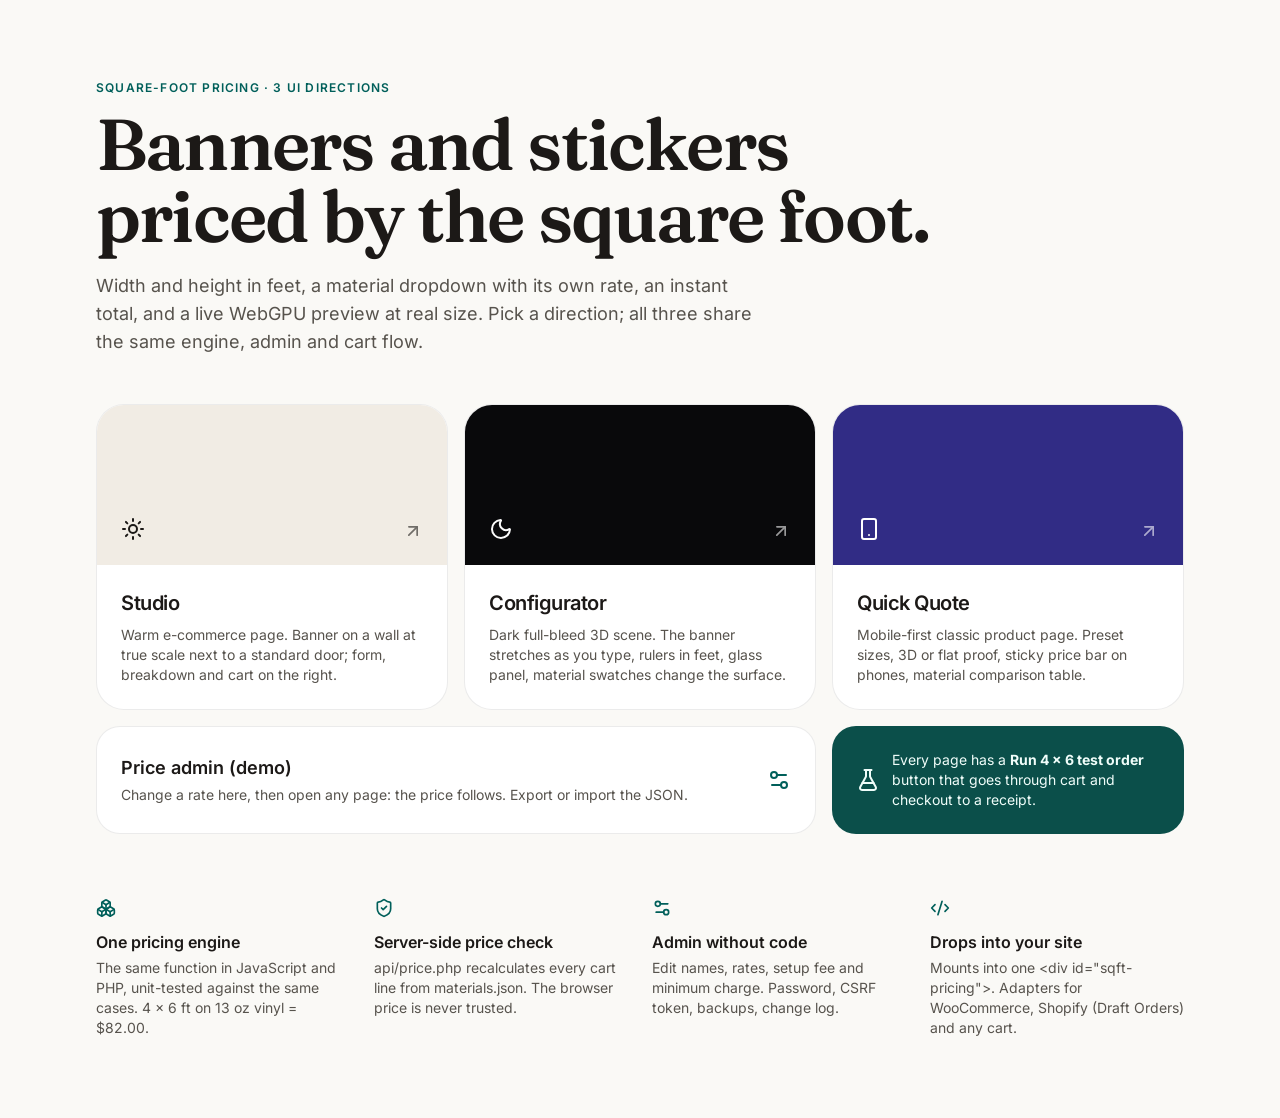
<file: index.html>
<!doctype html>
<html lang="en">
  <head>
    <meta charset="utf-8" />
    <meta name="viewport" content="width=device-width, initial-scale=1" />
    <meta name="description" content="Custom banners and vinyl stickers priced by the square foot, with a live 3D preview at true scale." />
    <link rel="icon" href="data:image/svg+xml,%3Csvg xmlns=%22http://www.w3.org/2000/svg%22 viewBox=%220 0 16 16%22%3E%3Crect width=%2216%22 height=%2210%22 y=%223%22 rx=%222%22 fill=%22%23115e59%22/%3E%3C/svg%3E" />
    <title>Square-Foot Pricing Demos</title>
    <style>html,body{background:#faf9f6;margin:0}</style>
    <script type="module" crossorigin src="./assets/index.js"></script>
    <link rel="modulepreload" crossorigin href="./assets/jsx-runtime-gIu11lYc.js">
    <link rel="modulepreload" crossorigin href="./assets/settings-2-D1UVJtcA.js">
    <link rel="stylesheet" crossorigin href="./assets/jsx-runtime.css">
    <link rel="stylesheet" crossorigin href="./assets/fraunces.css">
    <link rel="stylesheet" crossorigin href="./assets/page.css">
  </head>
  <body>
    <div id="root"></div>
  </body>
</html>
</file>
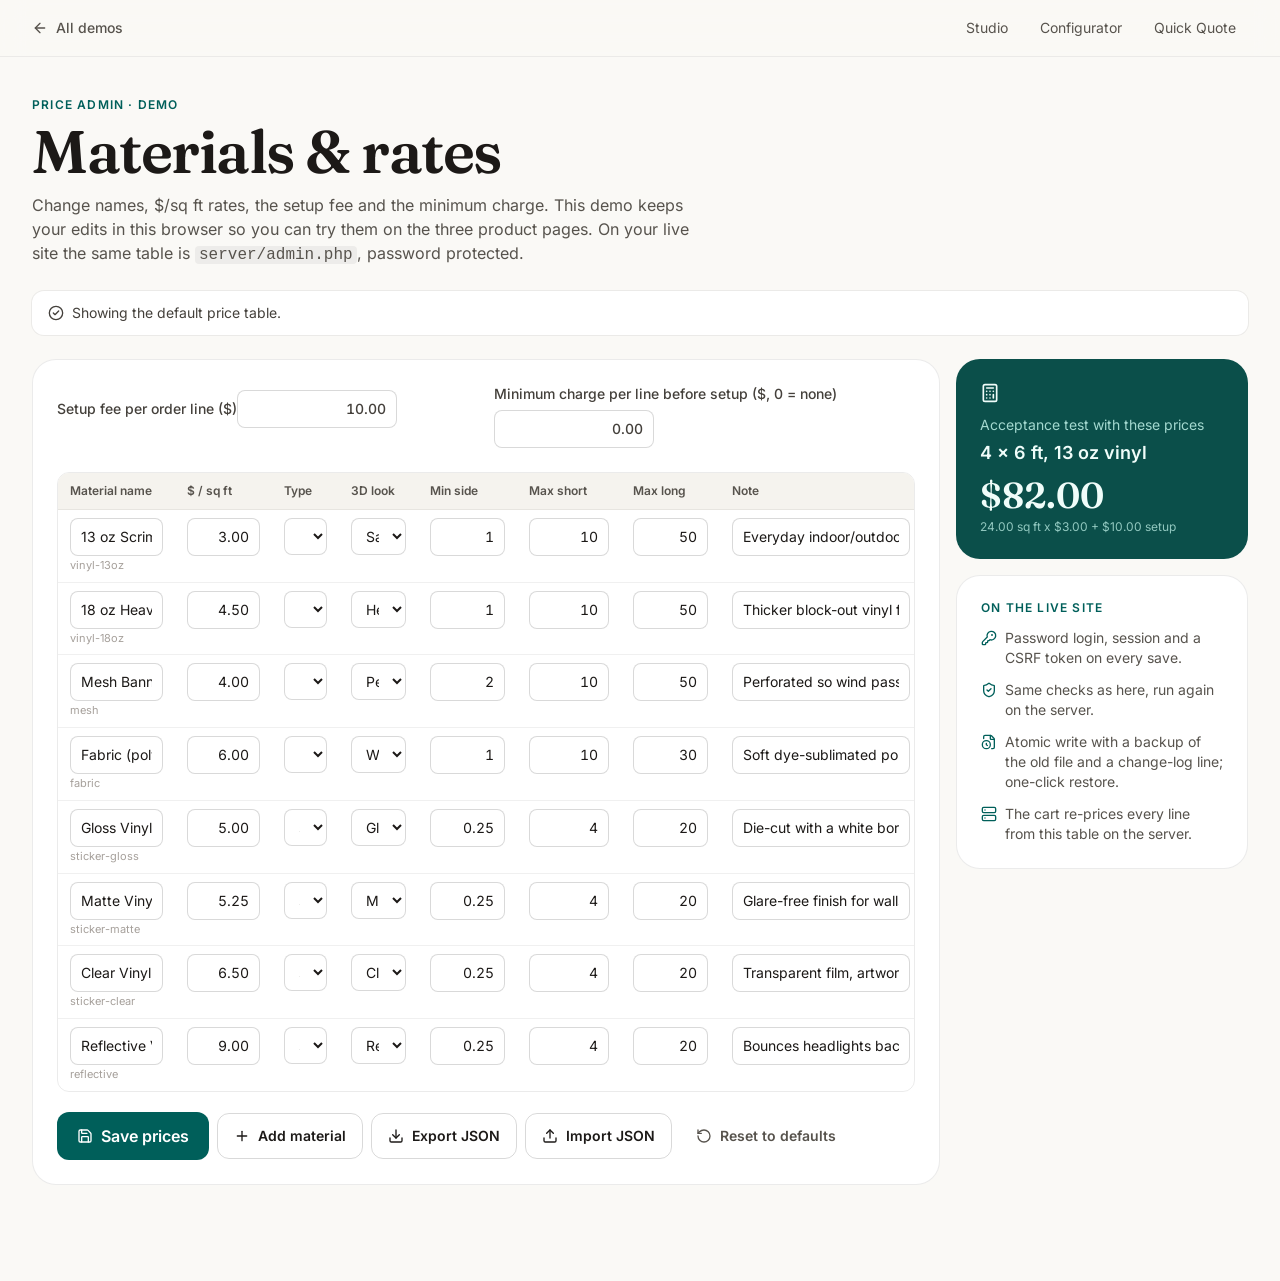
<file: admin/index.html>
<!doctype html>
<html lang="en">
  <head>
    <meta charset="utf-8" />
    <meta name="viewport" content="width=device-width, initial-scale=1" />
    <meta name="description" content="Custom banners and vinyl stickers priced by the square foot, with a live 3D preview at true scale." />
    <link rel="icon" href="data:image/svg+xml,%3Csvg xmlns=%22http://www.w3.org/2000/svg%22 viewBox=%220 0 16 16%22%3E%3Crect width=%2216%22 height=%2210%22 y=%223%22 rx=%222%22 fill=%22%23115e59%22/%3E%3C/svg%3E" />
    <title>Price Admin | Demo</title>
    <style>html,body{background:#faf9f6;margin:0}</style>
    <script type="module" crossorigin src="../assets/admin.js"></script>
    <link rel="modulepreload" crossorigin href="../assets/jsx-runtime-gIu11lYc.js">
    <link rel="modulepreload" crossorigin href="../assets/rotate-ccw-D_zGpS6b.js">
    <link rel="modulepreload" crossorigin href="../assets/materials-CI_4_UNY.js">
    <link rel="stylesheet" crossorigin href="../assets/jsx-runtime.css">
    <link rel="stylesheet" crossorigin href="../assets/fraunces.css">
    <link rel="stylesheet" crossorigin href="../assets/page.css">
  </head>
  <body>
    <div id="root"></div>
  </body>
</html>
</file>
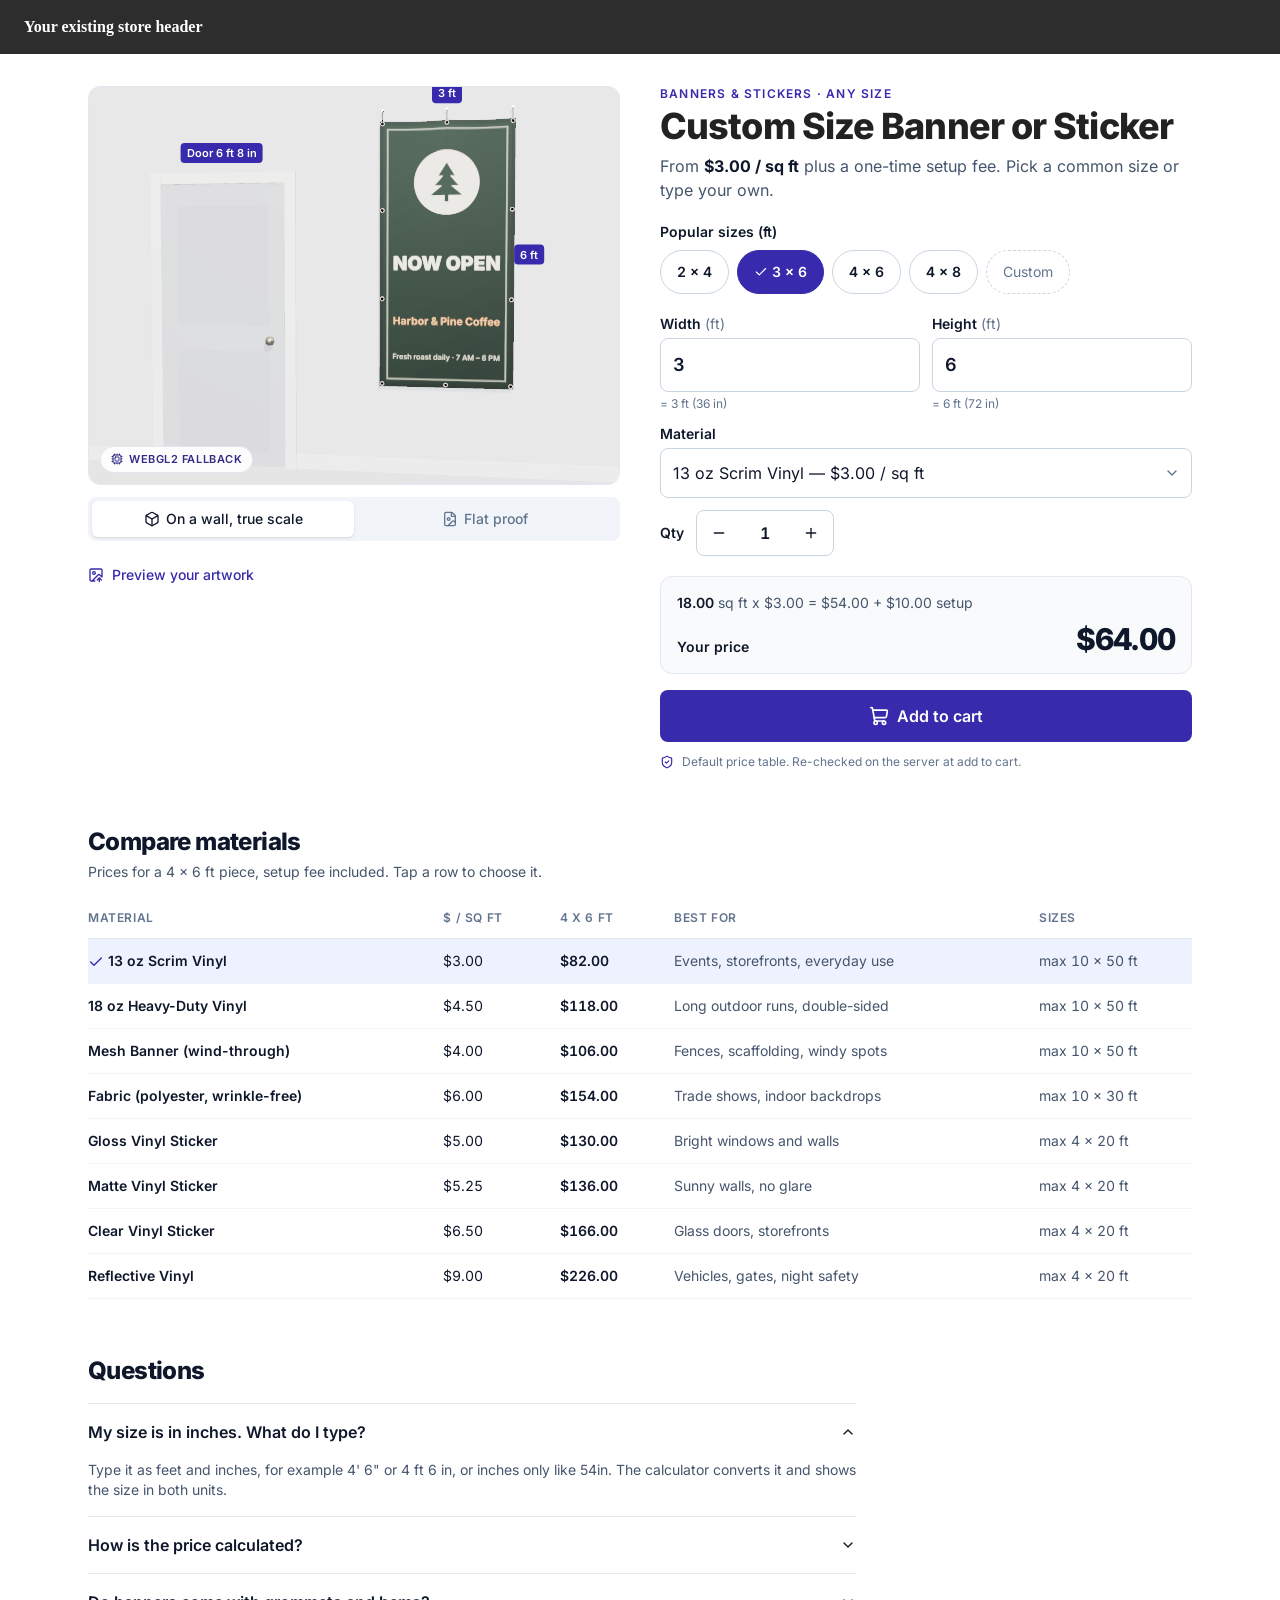
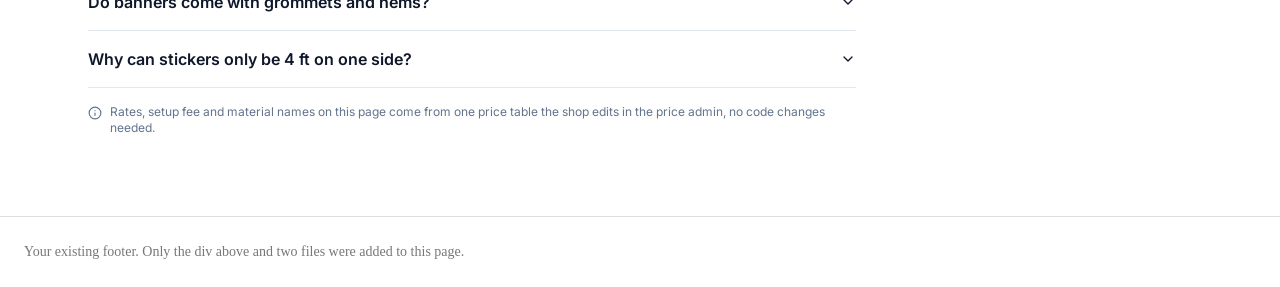
<file: embed/index.html>
<!doctype html>
<html lang="en">
<head>
<meta charset="utf-8"><meta name="viewport" content="width=device-width, initial-scale=1">
<title>Embed example</title>
<link rel="icon" href="data:,">
<style>
  /* the host site's own styles: the widget must not change them, and they must not break the widget */
  body { margin: 0; font: 16px/1.6 Georgia, serif; color: #222; background: #fff; }
  .site-header { background: #2d2d2d; color: #fff; padding: 14px 24px; font-weight: bold; }
  .site-footer { border-top: 1px solid #ddd; padding: 24px; color: #777; font-size: 14px; }
  .product { max-width: 1200px; margin: 0 auto; }
  h1 { color: #222; }
</style>
<link rel="stylesheet" href="./sqft-v3.css">
</head>
<body>
  <div class="site-header">Your existing store header</div>
  <div class="product">
    <div id="sqft-pricing" data-mode="demo" data-demo="false"></div>
  </div>
  <div class="site-footer">Your existing footer. Only the div above and two files were added to this page.</div>
  <script type="module" src="./sqft-v3.js"></script>
</body>
</html>
</file>
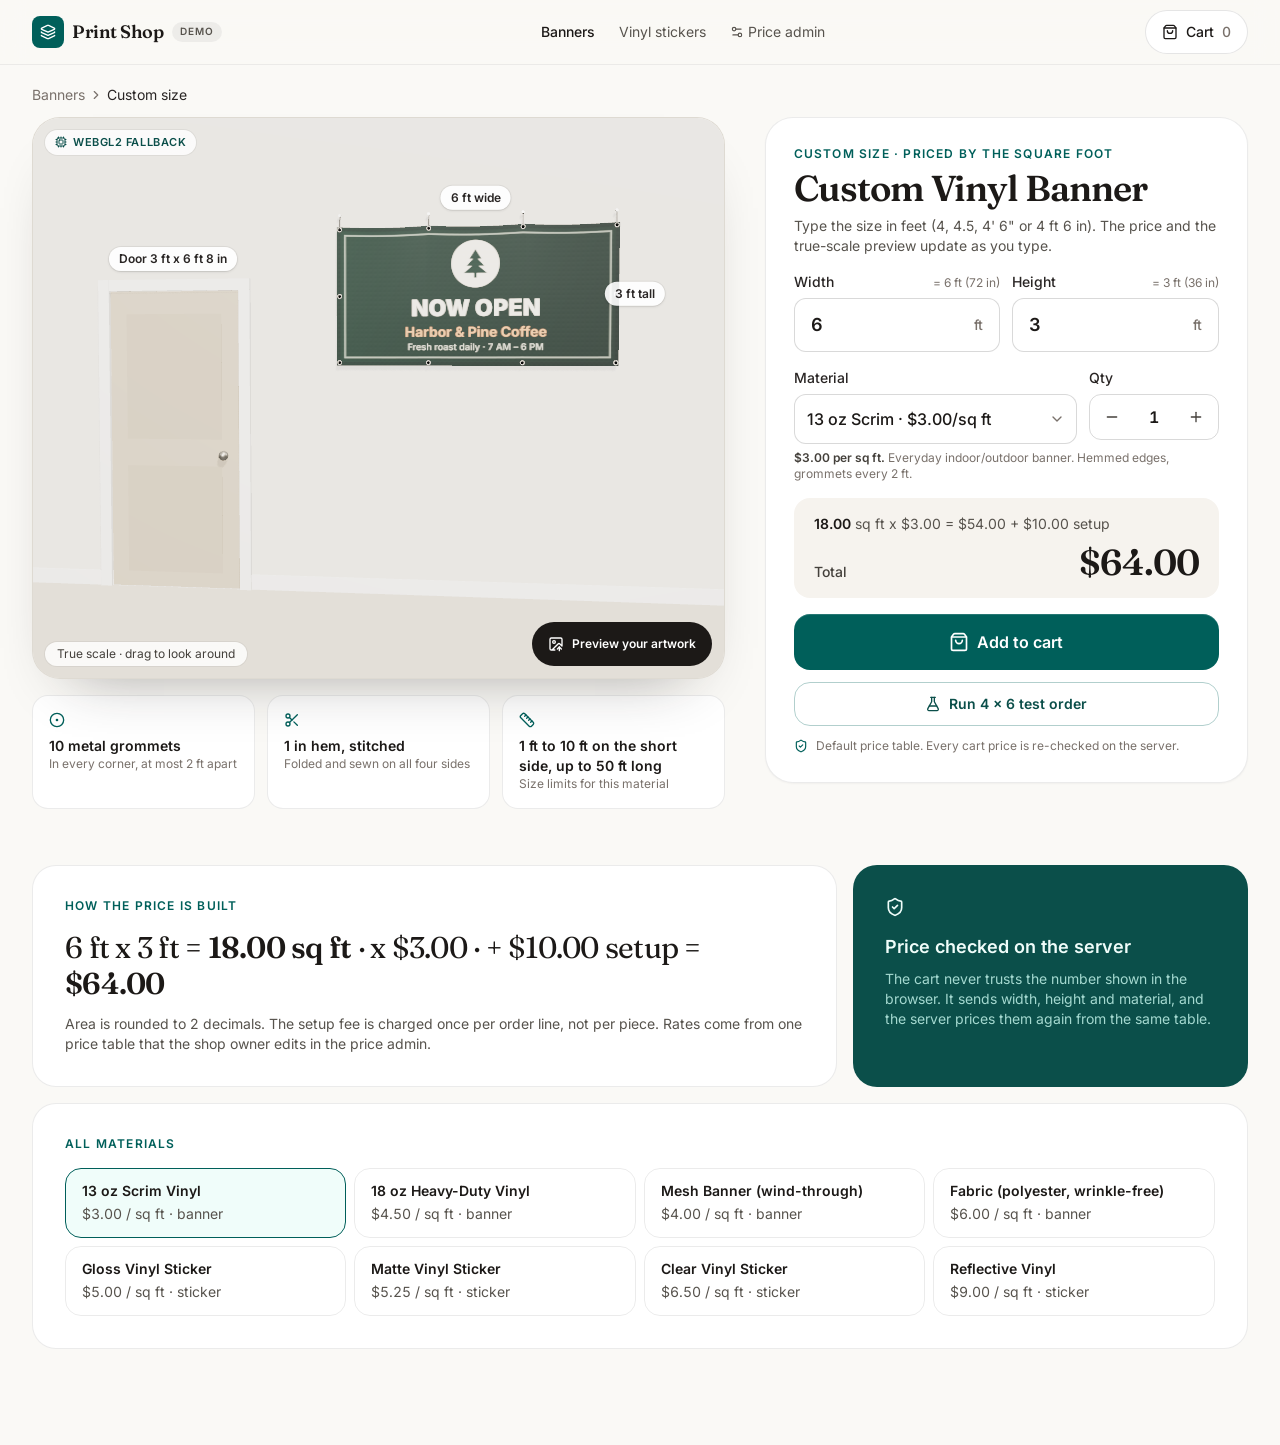
<file: v1/index.html>
<!doctype html>
<html lang="en">
  <head>
    <meta charset="utf-8" />
    <meta name="viewport" content="width=device-width, initial-scale=1" />
    <meta name="description" content="Custom banners and vinyl stickers priced by the square foot, with a live 3D preview at true scale." />
    <link rel="icon" href="data:image/svg+xml,%3Csvg xmlns=%22http://www.w3.org/2000/svg%22 viewBox=%220 0 16 16%22%3E%3Crect width=%2216%22 height=%2210%22 y=%223%22 rx=%222%22 fill=%22%23115e59%22/%3E%3C/svg%3E" />
    <title>Custom Vinyl Banner | Studio</title>
    <style>html,body{background:#faf9f6;margin:0}</style>
    <script type="module" crossorigin src="../assets/v1.js"></script>
    <link rel="modulepreload" crossorigin href="../assets/jsx-runtime-gIu11lYc.js">
    <link rel="modulepreload" crossorigin href="../assets/materials-CI_4_UNY.js">
    <link rel="modulepreload" crossorigin href="../assets/mount-DJpU2O4D.js">
    <link rel="modulepreload" crossorigin href="../assets/ruler-DMahYJf9.js">
    <link rel="modulepreload" crossorigin href="../assets/settings-2-D1UVJtcA.js">
    <link rel="stylesheet" crossorigin href="../assets/jsx-runtime.css">
    <link rel="stylesheet" crossorigin href="../assets/mount.css">
    <link rel="stylesheet" crossorigin href="../assets/fraunces.css">
  </head>
  <body>
    <div id="sqft-pricing" data-mode="demo" data-demo="true"></div>
  </body>
</html>
</file>
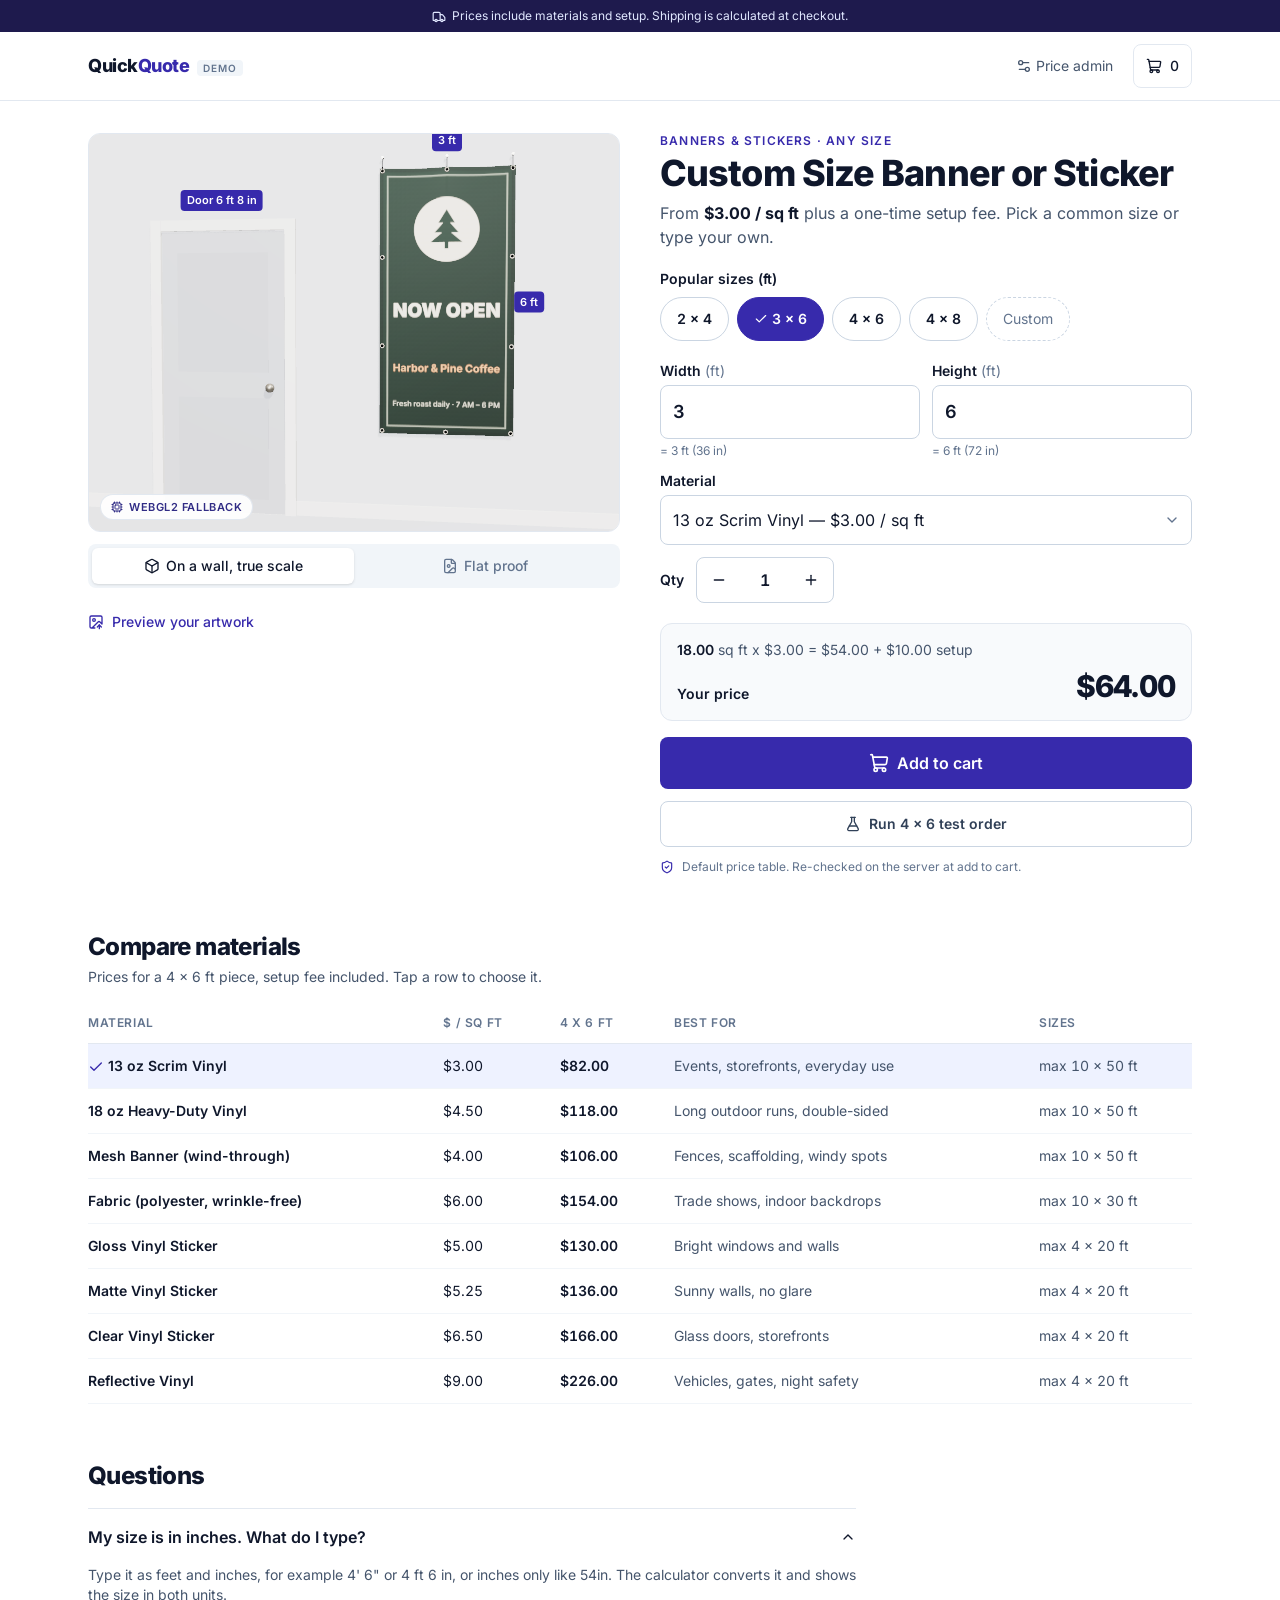
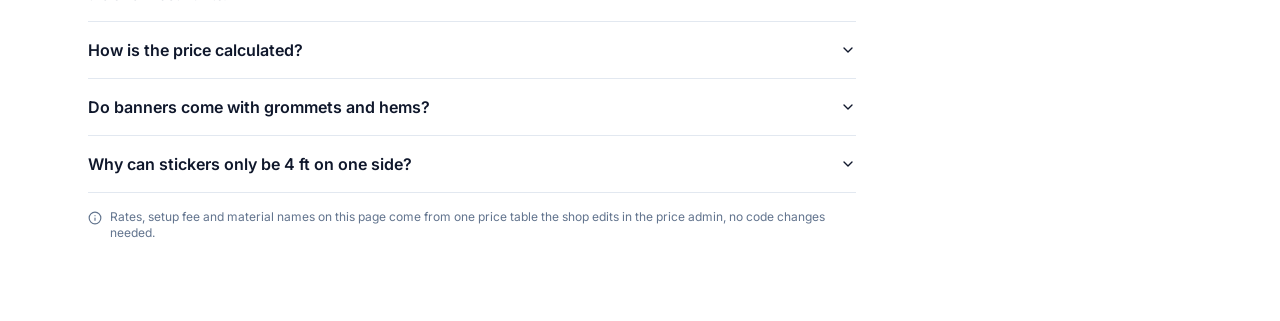
<file: v3/index.html>
<!doctype html>
<html lang="en">
  <head>
    <meta charset="utf-8" />
    <meta name="viewport" content="width=device-width, initial-scale=1" />
    <meta name="description" content="Custom banners and vinyl stickers priced by the square foot, with a live 3D preview at true scale." />
    <link rel="icon" href="data:image/svg+xml,%3Csvg xmlns=%22http://www.w3.org/2000/svg%22 viewBox=%220 0 16 16%22%3E%3Crect width=%2216%22 height=%2210%22 y=%223%22 rx=%222%22 fill=%22%23115e59%22/%3E%3C/svg%3E" />
    <title>Custom Size Banner | Quick Quote</title>
    <style>html,body{background:#fff;margin:0}</style>
    <script type="module" crossorigin src="../assets/v3.js"></script>
    <link rel="modulepreload" crossorigin href="../assets/jsx-runtime-gIu11lYc.js">
    <link rel="modulepreload" crossorigin href="../assets/materials-CI_4_UNY.js">
    <link rel="modulepreload" crossorigin href="../assets/mount-DJpU2O4D.js">
    <link rel="modulepreload" crossorigin href="../assets/settings-2-D1UVJtcA.js">
    <link rel="stylesheet" crossorigin href="../assets/jsx-runtime.css">
    <link rel="stylesheet" crossorigin href="../assets/mount.css">
  </head>
  <body>
    <div id="sqft-pricing" data-mode="demo" data-demo="true"></div>
  </body>
</html>
</file>
<file: assets/jsx-runtime.css>
@font-face{font-family:Inter Variable;font-style:normal;font-display:swap;font-weight:100 900;src:url(./inter-cyrillic-ext-wght-normal-BOeWTOD4.woff2)format("woff2-variations");unicode-range:U+460-52F,U+1C80-1C8A,U+20B4,U+2DE0-2DFF,U+A640-A69F,U+FE2E-FE2F}@font-face{font-family:Inter Variable;font-style:normal;font-display:swap;font-weight:100 900;src:url(./inter-cyrillic-wght-normal-DqGufNeO.woff2)format("woff2-variations");unicode-range:U+301,U+400-45F,U+490-491,U+4B0-4B1,U+2116}@font-face{font-family:Inter Variable;font-style:normal;font-display:swap;font-weight:100 900;src:url(./inter-greek-ext-wght-normal-DlzME5K_.woff2)format("woff2-variations");unicode-range:U+1F??}@font-face{font-family:Inter Variable;font-style:normal;font-display:swap;font-weight:100 900;src:url(./inter-greek-wght-normal-CkhJZR-_.woff2)format("woff2-variations");unicode-range:U+370-377,U+37A-37F,U+384-38A,U+38C,U+38E-3A1,U+3A3-3FF}@font-face{font-family:Inter Variable;font-style:normal;font-display:swap;font-weight:100 900;src:url(./inter-vietnamese-wght-normal-CBcvBZtf.woff2)format("woff2-variations");unicode-range:U+102-103,U+110-111,U+128-129,U+168-169,U+1A0-1A1,U+1AF-1B0,U+300-301,U+303-304,U+308-309,U+323,U+329,U+1EA0-1EF9,U+20AB}@font-face{font-family:Inter Variable;font-style:normal;font-display:swap;font-weight:100 900;src:url(./inter-latin-ext-wght-normal-DO1Apj_S.woff2)format("woff2-variations");unicode-range:U+100-2BA,U+2BD-2C5,U+2C7-2CC,U+2CE-2D7,U+2DD-2FF,U+304,U+308,U+329,U+1D00-1DBF,U+1E00-1E9F,U+1EF2-1EFF,U+2020,U+20A0-20AB,U+20AD-20C0,U+2113,U+2C60-2C7F,U+A720-A7FF}@font-face{font-family:Inter Variable;font-style:normal;font-display:swap;font-weight:100 900;src:url(./inter-latin-wght-normal-Dx4kXJAl.woff2)format("woff2-variations");unicode-range:U+??,U+131,U+152-153,U+2BB-2BC,U+2C6,U+2DA,U+2DC,U+304,U+308,U+329,U+2000-206F,U+20AC,U+2122,U+2191,U+2193,U+2212,U+2215,U+FEFF,U+FFFD}
</file>
<file: assets/fraunces.css>
@font-face{font-family:Fraunces Variable;font-style:normal;font-display:swap;font-weight:100 900;src:url(./fraunces-vietnamese-wght-normal-CnvboYUG.woff2)format("woff2-variations");unicode-range:U+102-103,U+110-111,U+128-129,U+168-169,U+1A0-1A1,U+1AF-1B0,U+300-301,U+303-304,U+308-309,U+323,U+329,U+1EA0-1EF9,U+20AB}@font-face{font-family:Fraunces Variable;font-style:normal;font-display:swap;font-weight:100 900;src:url(./fraunces-latin-ext-wght-normal-Ca2vKHc0.woff2)format("woff2-variations");unicode-range:U+100-2BA,U+2BD-2C5,U+2C7-2CC,U+2CE-2D7,U+2DD-2FF,U+304,U+308,U+329,U+1D00-1DBF,U+1E00-1E9F,U+1EF2-1EFF,U+2020,U+20A0-20AB,U+20AD-20C0,U+2113,U+2C60-2C7F,U+A720-A7FF}@font-face{font-family:Fraunces Variable;font-style:normal;font-display:swap;font-weight:100 900;src:url(./fraunces-latin-wght-normal-ukD16Tqj.woff2)format("woff2-variations");unicode-range:U+??,U+131,U+152-153,U+2BB-2BC,U+2C6,U+2DA,U+2DC,U+304,U+308,U+329,U+2000-206F,U+20AC,U+2122,U+2191,U+2193,U+2212,U+2215,U+FEFF,U+FFFD}
</file>
<file: embed/sqft-v3.css>
@font-face{font-family:Inter Variable;font-style:normal;font-display:swap;font-weight:100 900;src:url([data-uri])format("woff2-variations");unicode-range:U+460-52F,U+1C80-1C8A,U+20B4,U+2DE0-2DFF,U+A640-A69F,U+FE2E-FE2F}@font-face{font-family:Inter Variable;font-style:normal;font-display:swap;font-weight:100 900;src:url([data-uri])format("woff2-variations");unicode-range:U+301,U+400-45F,U+490-491,U+4B0-4B1,U+2116}@font-face{font-family:Inter Variable;font-style:normal;font-display:swap;font-weight:100 900;src:url([data-uri])format("woff2-variations");unicode-range:U+1F??}@font-face{font-family:Inter Variable;font-style:normal;font-display:swap;font-weight:100 900;src:url([data-uri])format("woff2-variations");unicode-range:U+370-377,U+37A-37F,U+384-38A,U+38C,U+38E-3A1,U+3A3-3FF}@font-face{font-family:Inter Variable;font-style:normal;font-display:swap;font-weight:100 900;src:url([data-uri])format("woff2-variations");unicode-range:U+102-103,U+110-111,U+128-129,U+168-169,U+1A0-1A1,U+1AF-1B0,U+300-301,U+303-304,U+308-309,U+323,U+329,U+1EA0-1EF9,U+20AB}@font-face{font-family:Inter Variable;font-style:normal;font-display:swap;font-weight:100 900;src:url([data-uri])format("woff2-variations");unicode-range:U+100-2BA,U+2BD-2C5,U+2C7-2CC,U+2CE-2D7,U+2DD-2FF,U+304,U+308,U+329,U+1D00-1DBF,U+1E00-1E9F,U+1EF2-1EFF,U+2020,U+20A0-20AB,U+20AD-20C0,U+2113,U+2C60-2C7F,U+A720-A7FF}@font-face{font-family:Inter Variable;font-style:normal;font-display:swap;font-weight:100 900;src:url([data-uri])format("woff2-variations");unicode-range:U+??,U+131,U+152-153,U+2BB-2BC,U+2C6,U+2DA,U+2DC,U+304,U+308,U+329,U+2000-206F,U+20AC,U+2122,U+2191,U+2193,U+2212,U+2215,U+FEFF,U+FFFD}@layer properties{@supports (((-webkit-hyphens:none)) and (not (margin-trim:block))) or ((-moz-orient:inline) and (not (color:rgb(from red r g b)))){*,:before,:after,::backdrop{--tw-translate-x:0;--tw-translate-y:0;--tw-translate-z:0;--tw-rotate-x:initial;--tw-rotate-y:initial;--tw-rotate-z:initial;--tw-skew-x:initial;--tw-skew-y:initial;--tw-space-y-reverse:0;--tw-divide-y-reverse:0;--tw-border-style:solid;--tw-leading:initial;--tw-font-weight:initial;--tw-tracking:initial;--tw-ordinal:initial;--tw-slashed-zero:initial;--tw-numeric-figure:initial;--tw-numeric-spacing:initial;--tw-numeric-fraction:initial;--tw-shadow:0 0 #0000;--tw-shadow-color:initial;--tw-shadow-alpha:100%;--tw-inset-shadow:0 0 #0000;--tw-inset-shadow-color:initial;--tw-inset-shadow-alpha:100%;--tw-ring-color:initial;--tw-ring-shadow:0 0 #0000;--tw-inset-ring-color:initial;--tw-inset-ring-shadow:0 0 #0000;--tw-ring-inset:initial;--tw-ring-offset-width:0px;--tw-ring-offset-color:#fff;--tw-ring-offset-shadow:0 0 #0000;--tw-backdrop-blur:initial;--tw-backdrop-brightness:initial;--tw-backdrop-contrast:initial;--tw-backdrop-grayscale:initial;--tw-backdrop-hue-rotate:initial;--tw-backdrop-invert:initial;--tw-backdrop-opacity:initial;--tw-backdrop-saturate:initial;--tw-backdrop-sepia:initial;--tw-duration:initial}}}@layer theme{:root,:host{--font-sans:"Inter Variable", "Segoe UI", Roboto, Arial, sans-serif;--color-amber-50:oklch(98.7% .022 95.277);--color-amber-200:oklch(92.4% .12 95.746);--color-amber-300:oklch(87.9% .169 91.605);--color-amber-900:oklch(41.4% .112 45.904);--color-emerald-50:oklch(97.9% .021 166.113);--color-emerald-900:oklch(37.8% .077 168.94);--color-teal-50:oklch(98.4% .014 180.72);--color-teal-100:oklch(95.3% .051 180.801);--color-teal-800:oklch(43.7% .078 188.216);--color-teal-900:oklch(38.6% .063 188.416);--color-indigo-50:oklch(96.2% .018 272.314);--color-indigo-100:oklch(93% .034 272.788);--color-indigo-800:oklch(39.8% .195 277.366);--color-indigo-900:oklch(35.9% .144 278.697);--color-indigo-950:oklch(25.7% .09 281.288);--color-rose-50:oklch(96.9% .015 12.422);--color-rose-300:oklch(81% .117 11.638);--color-rose-400:oklch(71.2% .194 13.428);--color-rose-500:oklch(64.5% .246 16.439);--color-rose-600:oklch(58.6% .253 17.585);--color-rose-700:oklch(51.4% .222 16.935);--color-rose-800:oklch(45.5% .188 13.697);--color-slate-50:oklch(98.4% .003 247.858);--color-slate-100:oklch(96.8% .007 247.896);--color-slate-200:oklch(92.9% .013 255.508);--color-slate-300:oklch(86.9% .022 252.894);--color-slate-500:oklch(55.4% .046 257.417);--color-slate-600:oklch(44.6% .043 257.281);--color-slate-700:oklch(37.2% .044 257.287);--color-slate-900:oklch(20.8% .042 265.755);--color-zinc-50:oklch(98.5% 0 none);--color-zinc-100:oklch(96.7% .001 286.375);--color-zinc-200:oklch(92% .004 286.32);--color-zinc-300:oklch(87.1% .006 286.286);--color-zinc-400:oklch(70.5% .015 286.067);--color-zinc-700:oklch(37% .013 285.805);--color-zinc-900:oklch(21% .006 285.885);--color-zinc-950:oklch(14.1% .005 285.823);--color-stone-300:oklch(86.9% .005 56.366);--color-stone-400:oklch(70.9% .01 56.259);--color-stone-500:oklch(55.3% .013 58.071);--color-stone-600:oklch(44.4% .011 73.639);--color-stone-700:oklch(37.4% .01 67.558);--color-stone-800:oklch(26.8% .007 34.298);--color-stone-900:oklch(21.6% .006 56.043);--color-black:#000;--color-white:#fff;--spacing:.25rem;--container-xs:20rem;--container-2xl:42rem;--container-3xl:48rem;--container-4xl:56rem;--container-6xl:72rem;--container-7xl:80rem;--text-xs:.75rem;--text-xs--line-height:calc(1 / .75);--text-sm:.875rem;--text-sm--line-height:calc(1.25 / .875);--text-base:1rem;--text-base--line-height:calc(1.5 / 1);--text-lg:1.125rem;--text-lg--line-height:calc(1.75 / 1.125);--text-xl:1.25rem;--text-xl--line-height:calc(1.75 / 1.25);--text-2xl:1.5rem;--text-2xl--line-height:calc(2 / 1.5);--text-3xl:1.875rem;--text-3xl--line-height:calc(2.25 / 1.875);--text-4xl:2.25rem;--text-4xl--line-height:calc(2.5 / 2.25);--text-6xl:3.75rem;--text-6xl--line-height:1;--text-7xl:4.5rem;--text-7xl--line-height:1;--font-weight-normal:400;--font-weight-medium:500;--font-weight-semibold:600;--font-weight-bold:700;--font-weight-extrabold:800;--tracking-tight:-.025em;--tracking-normal:0em;--tracking-wider:.05em;--tracking-widest:.1em;--leading-tight:1.25;--radius-md:.375rem;--radius-lg:.5rem;--radius-xl:.75rem;--radius-2xl:1rem;--radius-3xl:1.5rem;--animate-spin:spin 1s linear infinite;--blur-sm:8px;--blur-md:12px;--blur-xl:24px;--default-transition-duration:.15s;--default-transition-timing-function:cubic-bezier(.4, 0, .2, 1);--font-display:"Fraunces Variable", Georgia, serif;--font-grotesk:"Space Grotesk Variable", "Inter Variable", "Segoe UI", sans-serif}}@layer base{#sqft-pricing{font-family:var(--font-sans);-webkit-font-smoothing:antialiased;-webkit-text-size-adjust:100%;line-height:1.5}#sqft-pricing *,#sqft-pricing :before,#sqft-pricing :after{box-sizing:border-box;border:0 solid;margin:0;padding:0}#sqft-pricing button,#sqft-pricing input,#sqft-pricing select,#sqft-pricing textarea{font:inherit;color:inherit;letter-spacing:inherit;background-color:#0000;border-radius:0}#sqft-pricing button,#sqft-pricing [role=button]{cursor:pointer}#sqft-pricing button:disabled{cursor:not-allowed}#sqft-pricing h1,#sqft-pricing h2,#sqft-pricing h3,#sqft-pricing h4{font-size:inherit;font-weight:inherit}#sqft-pricing ol,#sqft-pricing ul{list-style:none}#sqft-pricing a{color:inherit;-webkit-text-decoration:inherit;-webkit-text-decoration:inherit;-webkit-text-decoration:inherit;text-decoration:inherit}#sqft-pricing img,#sqft-pricing svg,#sqft-pricing canvas{vertical-align:middle;display:block}#sqft-pricing table{border-collapse:collapse;text-indent:0}#sqft-pricing select{appearance:none}#sqft-pricing :focus-visible{outline-offset:2px;outline:2px solid}}@layer components;@layer utilities{.pointer-events-auto{pointer-events:auto}.pointer-events-none{pointer-events:none}.collapse{visibility:collapse}.visible{visibility:visible}.absolute{position:absolute}.fixed{position:fixed}.relative{position:relative}.static{position:static}.sticky{position:sticky}.inset-0{inset:0}.inset-x-0{inset-inline:0}.inset-y-0{inset-block:0}.inset-y-1{inset-block:var(--spacing)}.top-0{top:0}.top-1\/2{top:50%}.top-3{top:calc(var(--spacing) * 3)}.top-4{top:calc(var(--spacing) * 4)}.right-0{right:0}.right-3{right:calc(var(--spacing) * 3)}.right-4{right:calc(var(--spacing) * 4)}.bottom-0{bottom:0}.bottom-3{bottom:calc(var(--spacing) * 3)}.bottom-4{bottom:calc(var(--spacing) * 4)}.bottom-6{bottom:calc(var(--spacing) * 6)}.left-0{left:0}.left-3{left:calc(var(--spacing) * 3)}.left-4{left:calc(var(--spacing) * 4)}.left-\[calc\(\(100vw-430px\)\/2\)\]{left:calc(50vw - 215px)}.z-0{z-index:0}.z-10{z-index:10}.z-20{z-index:20}.z-30{z-index:30}.z-40{z-index:40}.z-\[60\]{z-index:60}.z-\[70\]{z-index:70}.container{width:100%}@media (width>=40rem){.container{max-width:40rem}}@media (width>=48rem){.container{max-width:48rem}}@media (width>=64rem){.container{max-width:64rem}}@media (width>=80rem){.container{max-width:80rem}}@media (width>=96rem){.container{max-width:96rem}}.mx-auto{margin-inline:auto}.-mt-6{margin-top:calc(var(--spacing) * -6)}.mt-0\.5{margin-top:calc(var(--spacing) * .5)}.mt-1{margin-top:var(--spacing)}.mt-1\.5{margin-top:calc(var(--spacing) * 1.5)}.mt-2{margin-top:calc(var(--spacing) * 2)}.mt-3{margin-top:calc(var(--spacing) * 3)}.mt-4{margin-top:calc(var(--spacing) * 4)}.mt-5{margin-top:calc(var(--spacing) * 5)}.mt-6{margin-top:calc(var(--spacing) * 6)}.mt-12{margin-top:calc(var(--spacing) * 12)}.mt-14{margin-top:calc(var(--spacing) * 14)}.mt-16{margin-top:calc(var(--spacing) * 16)}.mr-1{margin-right:var(--spacing)}.mr-1\.5{margin-right:calc(var(--spacing) * 1.5)}.mb-1{margin-bottom:var(--spacing)}.mb-1\.5{margin-bottom:calc(var(--spacing) * 1.5)}.mb-2{margin-bottom:calc(var(--spacing) * 2)}.mb-3{margin-bottom:calc(var(--spacing) * 3)}.mb-4{margin-bottom:calc(var(--spacing) * 4)}.ml-1{margin-left:var(--spacing)}.ml-auto{margin-left:auto}.block{display:block}.flex{display:flex}.grid{display:grid}.hidden{display:none}.inline{display:inline}.inline-flex{display:inline-flex}.table{display:table}.aspect-\[4\/3\]{aspect-ratio:4/3}.h-3{height:calc(var(--spacing) * 3)}.h-3\.5{height:calc(var(--spacing) * 3.5)}.h-4{height:calc(var(--spacing) * 4)}.h-5{height:calc(var(--spacing) * 5)}.h-6{height:calc(var(--spacing) * 6)}.h-7{height:calc(var(--spacing) * 7)}.h-8{height:calc(var(--spacing) * 8)}.h-40{height:calc(var(--spacing) * 40)}.h-\[54vh\]{height:54vh}.h-\[260px\]{height:260px}.h-full{height:100%}.max-h-\[92dvh\]{max-height:92dvh}.min-h-11{min-height:calc(var(--spacing) * 11)}.min-h-12{min-height:calc(var(--spacing) * 12)}.min-h-\[320px\]{min-height:320px}.min-h-screen{min-height:100vh}.w-3{width:calc(var(--spacing) * 3)}.w-3\.5{width:calc(var(--spacing) * 3.5)}.w-4{width:calc(var(--spacing) * 4)}.w-5{width:calc(var(--spacing) * 5)}.w-6{width:calc(var(--spacing) * 6)}.w-7{width:calc(var(--spacing) * 7)}.w-8{width:calc(var(--spacing) * 8)}.w-10{width:calc(var(--spacing) * 10)}.w-12{width:calc(var(--spacing) * 12)}.w-16{width:calc(var(--spacing) * 16)}.w-24{width:calc(var(--spacing) * 24)}.w-\[calc\(50\%-4px\)\]{width:calc(50% - 4px)}.w-\[min\(360px\,calc\(100vw-32px\)\)\]{width:min(360px,100vw - 32px)}.w-full{width:100%}.max-w-2xl{max-width:var(--container-2xl)}.max-w-3xl{max-width:var(--container-3xl)}.max-w-4xl{max-width:var(--container-4xl)}.max-w-6xl{max-width:var(--container-6xl)}.max-w-7xl{max-width:var(--container-7xl)}.max-w-40{max-width:calc(var(--spacing) * 40)}.max-w-\[440px\]{max-width:440px}.max-w-xs{max-width:var(--container-xs)}.min-w-0{min-width:0}.min-w-11{min-width:calc(var(--spacing) * 11)}.min-w-40{min-width:calc(var(--spacing) * 40)}.min-w-\[920px\]{min-width:920px}.flex-1{flex:1}.shrink{flex-shrink:1}.shrink-0{flex-shrink:0}.-translate-x-1\/2{--tw-translate-x:calc(calc(1 / 2 * 100%) * -1);translate:var(--tw-translate-x) var(--tw-translate-y)}.-translate-y-1\/2{--tw-translate-y:calc(calc(1 / 2 * 100%) * -1);translate:var(--tw-translate-x) var(--tw-translate-y)}.rotate-90{rotate:90deg}.rotate-180{rotate:180deg}.transform{transform:var(--tw-rotate-x, ) var(--tw-rotate-y, ) var(--tw-rotate-z, ) var(--tw-skew-x, ) var(--tw-skew-y, )}.animate-spin{animation:var(--animate-spin)}.cursor-pointer{cursor:pointer}.list-disc{list-style-type:disc}.grid-cols-1{grid-template-columns:repeat(1,minmax(0,1fr))}.grid-cols-2{grid-template-columns:repeat(2,minmax(0,1fr))}.grid-cols-3{grid-template-columns:repeat(3,minmax(0,1fr))}.grid-cols-4{grid-template-columns:repeat(4,minmax(0,1fr))}.flex-col{flex-direction:column}.flex-wrap{flex-wrap:wrap}.place-items-center{place-items:center}.items-baseline{align-items:baseline}.items-center{align-items:center}.items-end{align-items:flex-end}.items-start{align-items:flex-start}.justify-between{justify-content:space-between}.justify-center{justify-content:center}.gap-1{gap:var(--spacing)}.gap-1\.5{gap:calc(var(--spacing) * 1.5)}.gap-2{gap:calc(var(--spacing) * 2)}.gap-3{gap:calc(var(--spacing) * 3)}.gap-4{gap:calc(var(--spacing) * 4)}.gap-5{gap:calc(var(--spacing) * 5)}.gap-6{gap:calc(var(--spacing) * 6)}:where(.space-y-1>:not(:last-child)){--tw-space-y-reverse:0;margin-block-start:calc(var(--spacing) * var(--tw-space-y-reverse));margin-block-end:calc(var(--spacing) * calc(1 - var(--tw-space-y-reverse)))}:where(.space-y-2>:not(:last-child)){--tw-space-y-reverse:0;margin-block-start:calc(calc(var(--spacing) * 2) * var(--tw-space-y-reverse));margin-block-end:calc(calc(var(--spacing) * 2) * calc(1 - var(--tw-space-y-reverse)))}:where(.space-y-3>:not(:last-child)){--tw-space-y-reverse:0;margin-block-start:calc(calc(var(--spacing) * 3) * var(--tw-space-y-reverse));margin-block-end:calc(calc(var(--spacing) * 3) * calc(1 - var(--tw-space-y-reverse)))}:where(.space-y-4>:not(:last-child)){--tw-space-y-reverse:0;margin-block-start:calc(calc(var(--spacing) * 4) * var(--tw-space-y-reverse));margin-block-end:calc(calc(var(--spacing) * 4) * calc(1 - var(--tw-space-y-reverse)))}:where(.space-y-5>:not(:last-child)){--tw-space-y-reverse:0;margin-block-start:calc(calc(var(--spacing) * 5) * var(--tw-space-y-reverse));margin-block-end:calc(calc(var(--spacing) * 5) * calc(1 - var(--tw-space-y-reverse)))}:where(.divide-y>:not(:last-child)){--tw-divide-y-reverse:0;border-bottom-style:var(--tw-border-style);border-top-style:var(--tw-border-style);border-top-width:calc(1px * var(--tw-divide-y-reverse));border-bottom-width:calc(1px * calc(1 - var(--tw-divide-y-reverse)))}:where(.divide-slate-200>:not(:last-child)){border-color:var(--color-slate-200)}.truncate{text-overflow:ellipsis;white-space:nowrap;overflow:hidden}.overflow-hidden{overflow:hidden}.overflow-x-auto{overflow-x:auto}.overflow-y-auto{overflow-y:auto}.rounded{border-radius:.25rem}.rounded-2xl{border-radius:var(--radius-2xl)}.rounded-\[24px\]{border-radius:24px}.rounded-\[28px\]{border-radius:28px}.rounded-full{border-radius:2147483647px}.rounded-lg{border-radius:var(--radius-lg)}.rounded-md{border-radius:var(--radius-md)}.rounded-xl{border-radius:var(--radius-xl)}.rounded-t-3xl{border-top-left-radius:var(--radius-3xl);border-top-right-radius:var(--radius-3xl)}.rounded-t-\[28px\]{border-top-left-radius:28px;border-top-right-radius:28px}.border{border-style:var(--tw-border-style);border-width:1px}.border-y{border-block-style:var(--tw-border-style);border-block-width:1px}.border-t{border-top-style:var(--tw-border-style);border-top-width:1px}.border-b{border-bottom-style:var(--tw-border-style);border-bottom-width:1px}.border-dashed{--tw-border-style:dashed;border-style:dashed}.border-black\/10{border-color:#0000001a}@supports (color:color-mix(in lab, red, red)){.border-black\/10{border-color:color-mix(in oklab, var(--color-black) 10%, transparent)}}.border-black\/15{border-color:#00000026}@supports (color:color-mix(in lab, red, red)){.border-black\/15{border-color:color-mix(in oklab, var(--color-black) 15%, transparent)}}.border-black\/\[0\.06\]{border-color:#0000000f}@supports (color:color-mix(in lab, red, red)){.border-black\/\[0\.06\]{border-color:color-mix(in oklab, var(--color-black) 6%, transparent)}}.border-black\/\[0\.08\]{border-color:#00000014}@supports (color:color-mix(in lab, red, red)){.border-black\/\[0\.08\]{border-color:color-mix(in oklab, var(--color-black) 8%, transparent)}}.border-indigo-800{border-color:var(--color-indigo-800)}.border-rose-400\/80{border-color:#ff667fcc}@supports (color:color-mix(in lab, red, red)){.border-rose-400\/80{border-color:color-mix(in oklab, var(--color-rose-400) 80%, transparent)}}.border-rose-500{border-color:var(--color-rose-500)}.border-slate-100{border-color:var(--color-slate-100)}.border-slate-200{border-color:var(--color-slate-200)}.border-slate-300{border-color:var(--color-slate-300)}.border-teal-800{border-color:var(--color-teal-800)}.border-teal-800\/30{border-color:#005f5a4d}@supports (color:color-mix(in lab, red, red)){.border-teal-800\/30{border-color:color-mix(in oklab, var(--color-teal-800) 30%, transparent)}}.border-white\/10{border-color:#ffffff1a}@supports (color:color-mix(in lab, red, red)){.border-white\/10{border-color:color-mix(in oklab, var(--color-white) 10%, transparent)}}.border-white\/15{border-color:#ffffff26}@supports (color:color-mix(in lab, red, red)){.border-white\/15{border-color:color-mix(in oklab, var(--color-white) 15%, transparent)}}.bg-\[\#FAF9F6\]{background-color:#faf9f6}.bg-\[\#FAF9F6\]\/80{background-color:oklab(98.2049% -.000103652 .00410831/.8)}.bg-\[\#FAF9F6\]\/95{background-color:oklab(98.2049% -.000103652 .00410831/.95)}.bg-\[\#b55330\]{background-color:#b55330}.bg-\[\#f1ece4\]{background-color:#f1ece4}.bg-\[\#f5f3ee\]{background-color:#f5f3ee}.bg-\[\#f6f3ee\]{background-color:#f6f3ee}.bg-amber-50{background-color:var(--color-amber-50)}.bg-amber-300{background-color:var(--color-amber-300)}.bg-amber-300\/10{background-color:#ffd2361a}@supports (color:color-mix(in lab, red, red)){.bg-amber-300\/10{background-color:color-mix(in oklab, var(--color-amber-300) 10%, transparent)}}.bg-black\/5{background-color:#0000000d}@supports (color:color-mix(in lab, red, red)){.bg-black\/5{background-color:color-mix(in oklab, var(--color-black) 5%, transparent)}}.bg-black\/60{background-color:#0009}@supports (color:color-mix(in lab, red, red)){.bg-black\/60{background-color:color-mix(in oklab, var(--color-black) 60%, transparent)}}.bg-emerald-50{background-color:var(--color-emerald-50)}.bg-indigo-50{background-color:var(--color-indigo-50)}.bg-indigo-800{background-color:var(--color-indigo-800)}.bg-indigo-900{background-color:var(--color-indigo-900)}.bg-indigo-950{background-color:var(--color-indigo-950)}.bg-rose-50{background-color:var(--color-rose-50)}.bg-rose-600{background-color:var(--color-rose-600)}.bg-rose-700{background-color:var(--color-rose-700)}.bg-slate-50{background-color:var(--color-slate-50)}.bg-slate-100{background-color:var(--color-slate-100)}.bg-slate-900{background-color:var(--color-slate-900)}.bg-slate-900\/40{background-color:#0f172b66}@supports (color:color-mix(in lab, red, red)){.bg-slate-900\/40{background-color:color-mix(in oklab, var(--color-slate-900) 40%, transparent)}}.bg-stone-900{background-color:var(--color-stone-900)}.bg-stone-900\/30{background-color:#1c19174d}@supports (color:color-mix(in lab, red, red)){.bg-stone-900\/30{background-color:color-mix(in oklab, var(--color-stone-900) 30%, transparent)}}.bg-teal-50{background-color:var(--color-teal-50)}.bg-teal-800{background-color:var(--color-teal-800)}.bg-teal-900{background-color:var(--color-teal-900)}.bg-transparent{background-color:#0000}.bg-white{background-color:var(--color-white)}.bg-white\/5{background-color:#ffffff0d}@supports (color:color-mix(in lab, red, red)){.bg-white\/5{background-color:color-mix(in oklab, var(--color-white) 5%, transparent)}}.bg-white\/10{background-color:#ffffff1a}@supports (color:color-mix(in lab, red, red)){.bg-white\/10{background-color:color-mix(in oklab, var(--color-white) 10%, transparent)}}.bg-white\/15{background-color:#ffffff26}@supports (color:color-mix(in lab, red, red)){.bg-white\/15{background-color:color-mix(in oklab, var(--color-white) 15%, transparent)}}.bg-white\/80{background-color:#fffc}@supports (color:color-mix(in lab, red, red)){.bg-white\/80{background-color:color-mix(in oklab, var(--color-white) 80%, transparent)}}.bg-white\/90{background-color:#ffffffe6}@supports (color:color-mix(in lab, red, red)){.bg-white\/90{background-color:color-mix(in oklab, var(--color-white) 90%, transparent)}}.bg-white\/95{background-color:#fffffff2}@supports (color:color-mix(in lab, red, red)){.bg-white\/95{background-color:color-mix(in oklab, var(--color-white) 95%, transparent)}}.bg-white\/\[0\.04\]{background-color:#ffffff0a}@supports (color:color-mix(in lab, red, red)){.bg-white\/\[0\.04\]{background-color:color-mix(in oklab, var(--color-white) 4%, transparent)}}.bg-zinc-100{background-color:var(--color-zinc-100)}.bg-zinc-900{background-color:var(--color-zinc-900)}.bg-zinc-950{background-color:var(--color-zinc-950)}.bg-zinc-950\/70{background-color:#09090bb3}@supports (color:color-mix(in lab, red, red)){.bg-zinc-950\/70{background-color:color-mix(in oklab, var(--color-zinc-950) 70%, transparent)}}.bg-zinc-950\/95{background-color:#09090bf2}@supports (color:color-mix(in lab, red, red)){.bg-zinc-950\/95{background-color:color-mix(in oklab, var(--color-zinc-950) 95%, transparent)}}.bg-\[linear-gradient\(135deg\,\#1f3b2d\,\#2f5a44\)\]{background-image:linear-gradient(135deg,#1f3b2d,#2f5a44)}.bg-\[linear-gradient\(135deg\,\#16291f\,\#3b6b52\)\]{background-image:linear-gradient(135deg,#16291f,#3b6b52)}.bg-\[linear-gradient\(135deg\,\#c4572e\,\#e9a77c\)\]{background-image:linear-gradient(135deg,#c4572e,#e9a77c)}.bg-\[linear-gradient\(135deg\,\#f4c430\,\#fff3c4_45\%\,\#f4c430\)\]{background-image:linear-gradient(135deg,#f4c430,#fff3c4 45%,#f4c430)}.bg-\[radial-gradient\(circle\,\#09090b_28\%\,transparent_30\%\)\,linear-gradient\(\#2f5a44\,\#2f5a44\)\]{background-image:radial-gradient(circle,#09090b 28%,#0000 30%),linear-gradient(#2f5a44,#2f5a44)}.bg-\[repeating-linear-gradient\(45deg\,\#2f5a44_0_2px\,\#284d3a_2px_4px\)\]{background-image:repeating-linear-gradient(45deg,#2f5a44 0 2px,#284d3a 2px 4px)}.bg-\[length\:6px_6px\,100\%_100\%\]{background-size:6px 6px,100% 100%}.p-1{padding:var(--spacing)}.p-2{padding:calc(var(--spacing) * 2)}.p-3{padding:calc(var(--spacing) * 3)}.p-4{padding:calc(var(--spacing) * 4)}.p-5{padding:calc(var(--spacing) * 5)}.p-6{padding:calc(var(--spacing) * 6)}.p-8{padding:calc(var(--spacing) * 8)}.px-1{padding-inline:var(--spacing)}.px-1\.5{padding-inline:calc(var(--spacing) * 1.5)}.px-2{padding-inline:calc(var(--spacing) * 2)}.px-2\.5{padding-inline:calc(var(--spacing) * 2.5)}.px-3{padding-inline:calc(var(--spacing) * 3)}.px-4{padding-inline:calc(var(--spacing) * 4)}.px-5{padding-inline:calc(var(--spacing) * 5)}.px-6{padding-inline:calc(var(--spacing) * 6)}.px-8{padding-inline:calc(var(--spacing) * 8)}.py-0\.5{padding-block:calc(var(--spacing) * .5)}.py-1{padding-block:var(--spacing)}.py-1\.5{padding-block:calc(var(--spacing) * 1.5)}.py-2{padding-block:calc(var(--spacing) * 2)}.py-2\.5{padding-block:calc(var(--spacing) * 2.5)}.py-3{padding-block:calc(var(--spacing) * 3)}.py-3\.5{padding-block:calc(var(--spacing) * 3.5)}.py-4{padding-block:calc(var(--spacing) * 4)}.py-5{padding-block:calc(var(--spacing) * 5)}.py-6{padding-block:calc(var(--spacing) * 6)}.py-14{padding-block:calc(var(--spacing) * 14)}.pt-3{padding-top:calc(var(--spacing) * 3)}.pt-4{padding-top:calc(var(--spacing) * 4)}.pt-7{padding-top:calc(var(--spacing) * 7)}.pt-10{padding-top:calc(var(--spacing) * 10)}.pr-4{padding-right:calc(var(--spacing) * 4)}.pr-9{padding-right:calc(var(--spacing) * 9)}.pb-4{padding-bottom:calc(var(--spacing) * 4)}.pb-24{padding-bottom:calc(var(--spacing) * 24)}.pb-32{padding-bottom:calc(var(--spacing) * 32)}.pl-3{padding-left:calc(var(--spacing) * 3)}.text-center{text-align:center}.text-left{text-align:left}.text-right{text-align:right}.align-top{vertical-align:top}.font-display{font-family:var(--font-display)}.font-grotesk{font-family:var(--font-grotesk)}.font-sans{font-family:var(--font-sans)}.text-2xl{font-size:var(--text-2xl);line-height:var(--tw-leading,var(--text-2xl--line-height))}.text-3xl{font-size:var(--text-3xl);line-height:var(--tw-leading,var(--text-3xl--line-height))}.text-4xl{font-size:var(--text-4xl);line-height:var(--tw-leading,var(--text-4xl--line-height))}.text-base{font-size:var(--text-base);line-height:var(--tw-leading,var(--text-base--line-height))}.text-lg{font-size:var(--text-lg);line-height:var(--tw-leading,var(--text-lg--line-height))}.text-sm{font-size:var(--text-sm);line-height:var(--tw-leading,var(--text-sm--line-height))}.text-xl{font-size:var(--text-xl);line-height:var(--tw-leading,var(--text-xl--line-height))}.text-xs{font-size:var(--text-xs);line-height:var(--tw-leading,var(--text-xs--line-height))}.text-\[10px\]{font-size:10px}.text-\[11px\]{font-size:11px}.leading-tight{--tw-leading:var(--leading-tight);line-height:var(--leading-tight)}.font-bold{--tw-font-weight:var(--font-weight-bold);font-weight:var(--font-weight-bold)}.font-extrabold{--tw-font-weight:var(--font-weight-extrabold);font-weight:var(--font-weight-extrabold)}.font-medium{--tw-font-weight:var(--font-weight-medium);font-weight:var(--font-weight-medium)}.font-normal{--tw-font-weight:var(--font-weight-normal);font-weight:var(--font-weight-normal)}.font-semibold{--tw-font-weight:var(--font-weight-semibold);font-weight:var(--font-weight-semibold)}.tracking-normal{--tw-tracking:var(--tracking-normal);letter-spacing:var(--tracking-normal)}.tracking-tight{--tw-tracking:var(--tracking-tight);letter-spacing:var(--tracking-tight)}.tracking-wider{--tw-tracking:var(--tracking-wider);letter-spacing:var(--tracking-wider)}.tracking-widest{--tw-tracking:var(--tracking-widest);letter-spacing:var(--tracking-widest)}.whitespace-nowrap{white-space:nowrap}.text-amber-200{color:var(--color-amber-200)}.text-amber-300{color:var(--color-amber-300)}.text-amber-900{color:var(--color-amber-900)}.text-emerald-900{color:var(--color-emerald-900)}.text-indigo-100{color:var(--color-indigo-100)}.text-indigo-800{color:var(--color-indigo-800)}.text-indigo-900{color:var(--color-indigo-900)}.text-rose-300{color:var(--color-rose-300)}.text-rose-700{color:var(--color-rose-700)}.text-rose-800{color:var(--color-rose-800)}.text-slate-500{color:var(--color-slate-500)}.text-slate-600{color:var(--color-slate-600)}.text-slate-700{color:var(--color-slate-700)}.text-slate-900{color:var(--color-slate-900)}.text-stone-400{color:var(--color-stone-400)}.text-stone-500{color:var(--color-stone-500)}.text-stone-600{color:var(--color-stone-600)}.text-stone-700{color:var(--color-stone-700)}.text-stone-800{color:var(--color-stone-800)}.text-stone-900{color:var(--color-stone-900)}.text-teal-50{color:var(--color-teal-50)}.text-teal-100\/70{color:#cbfbf1b3}@supports (color:color-mix(in lab, red, red)){.text-teal-100\/70{color:color-mix(in oklab, var(--color-teal-100) 70%, transparent)}}.text-teal-100\/80{color:#cbfbf1cc}@supports (color:color-mix(in lab, red, red)){.text-teal-100\/80{color:color-mix(in oklab, var(--color-teal-100) 80%, transparent)}}.text-teal-800{color:var(--color-teal-800)}.text-teal-900{color:var(--color-teal-900)}.text-white{color:var(--color-white)}.text-zinc-50{color:var(--color-zinc-50)}.text-zinc-100{color:var(--color-zinc-100)}.text-zinc-200{color:var(--color-zinc-200)}.text-zinc-300{color:var(--color-zinc-300)}.text-zinc-400{color:var(--color-zinc-400)}.text-zinc-950{color:var(--color-zinc-950)}.lowercase{text-transform:lowercase}.normal-case{text-transform:none}.uppercase{text-transform:uppercase}.tabular-nums{--tw-numeric-spacing:tabular-nums;font-variant-numeric:var(--tw-ordinal, ) var(--tw-slashed-zero, ) var(--tw-numeric-figure, ) var(--tw-numeric-spacing, ) var(--tw-numeric-fraction, )}.opacity-0{opacity:0}.opacity-60{opacity:.6}.opacity-100{opacity:1}.shadow{--tw-shadow:0 1px 3px 0 var(--tw-shadow-color,#0000001a), 0 1px 2px -1px var(--tw-shadow-color,#0000001a);box-shadow:var(--tw-inset-shadow), var(--tw-inset-ring-shadow), var(--tw-ring-offset-shadow), var(--tw-ring-shadow), var(--tw-shadow)}.shadow-2xl{--tw-shadow:0 25px 50px -12px var(--tw-shadow-color,#00000040);box-shadow:var(--tw-inset-shadow), var(--tw-inset-ring-shadow), var(--tw-ring-offset-shadow), var(--tw-ring-shadow), var(--tw-shadow)}.shadow-\[0_-8px_24px_-12px_rgba\(15\,23\,42\,0\.25\)\]{--tw-shadow:0 -8px 24px -12px var(--tw-shadow-color,#0f172a40);box-shadow:var(--tw-inset-shadow), var(--tw-inset-ring-shadow), var(--tw-ring-offset-shadow), var(--tw-ring-shadow), var(--tw-shadow)}.shadow-\[0_-10px_30px_-15px_rgba\(28\,25\,23\,0\.35\)\]{--tw-shadow:0 -10px 30px -15px var(--tw-shadow-color,#1c191759);box-shadow:var(--tw-inset-shadow), var(--tw-inset-ring-shadow), var(--tw-ring-offset-shadow), var(--tw-ring-shadow), var(--tw-shadow)}.shadow-\[0_1px_0_0_rgba\(255\,255\,255\,0\.8\)_inset\,0_30px_60px_-40px_rgba\(28\,25\,23\,0\.45\)\]{--tw-shadow:0 1px 0 0 var(--tw-shadow-color,#fffc) inset, 0 30px 60px -40px var(--tw-shadow-color,#1c191773);box-shadow:var(--tw-inset-shadow), var(--tw-inset-ring-shadow), var(--tw-ring-offset-shadow), var(--tw-ring-shadow), var(--tw-shadow)}.shadow-\[0_1px_2px_rgba\(0\,0\,0\,0\.04\)\]{--tw-shadow:0 1px 2px var(--tw-shadow-color,#0000000a);box-shadow:var(--tw-inset-shadow), var(--tw-inset-ring-shadow), var(--tw-ring-offset-shadow), var(--tw-ring-shadow), var(--tw-shadow)}.shadow-\[0_6px_20px_-6px_rgba\(252\,211\,77\,0\.6\)\]{--tw-shadow:0 6px 20px -6px var(--tw-shadow-color,#fcd34d99);box-shadow:var(--tw-inset-shadow), var(--tw-inset-ring-shadow), var(--tw-ring-offset-shadow), var(--tw-ring-shadow), var(--tw-shadow)}.shadow-\[0_20px_50px_-20px_rgba\(252\,211\,77\,0\.7\)\]{--tw-shadow:0 20px 50px -20px var(--tw-shadow-color,#fcd34db3);box-shadow:var(--tw-inset-shadow), var(--tw-inset-ring-shadow), var(--tw-ring-offset-shadow), var(--tw-ring-shadow), var(--tw-shadow)}.shadow-\[inset_0_1px_0_0_rgba\(255\,255\,255\,0\.15\)\]{--tw-shadow:inset 0 1px 0 0 var(--tw-shadow-color,#ffffff26);box-shadow:var(--tw-inset-shadow), var(--tw-inset-ring-shadow), var(--tw-ring-offset-shadow), var(--tw-ring-shadow), var(--tw-shadow)}.shadow-lg{--tw-shadow:0 10px 15px -3px var(--tw-shadow-color,#0000001a), 0 4px 6px -4px var(--tw-shadow-color,#0000001a);box-shadow:var(--tw-inset-shadow), var(--tw-inset-ring-shadow), var(--tw-ring-offset-shadow), var(--tw-ring-shadow), var(--tw-shadow)}.shadow-sm{--tw-shadow:0 1px 3px 0 var(--tw-shadow-color,#0000001a), 0 1px 2px -1px var(--tw-shadow-color,#0000001a);box-shadow:var(--tw-inset-shadow), var(--tw-inset-ring-shadow), var(--tw-ring-offset-shadow), var(--tw-ring-shadow), var(--tw-shadow)}.ring,.ring-1{--tw-ring-shadow:var(--tw-ring-inset, ) 0 0 0 calc(1px + var(--tw-ring-offset-width)) var(--tw-ring-color,currentcolor);box-shadow:var(--tw-inset-shadow), var(--tw-inset-ring-shadow), var(--tw-ring-offset-shadow), var(--tw-ring-shadow), var(--tw-shadow)}.ring-2{--tw-ring-shadow:var(--tw-ring-inset, ) 0 0 0 calc(2px + var(--tw-ring-offset-width)) var(--tw-ring-color,currentcolor);box-shadow:var(--tw-inset-shadow), var(--tw-inset-ring-shadow), var(--tw-ring-offset-shadow), var(--tw-ring-shadow), var(--tw-shadow)}.ring-amber-300{--tw-ring-color:var(--color-amber-300)}.ring-amber-300\/50{--tw-ring-color:#ffd23680}@supports (color:color-mix(in lab, red, red)){.ring-amber-300\/50{--tw-ring-color:color-mix(in oklab, var(--color-amber-300) 50%, transparent)}}.ring-black\/5{--tw-ring-color:#0000000d}@supports (color:color-mix(in lab, red, red)){.ring-black\/5{--tw-ring-color:color-mix(in oklab, var(--color-black) 5%, transparent)}}.ring-black\/10{--tw-ring-color:#0000001a}@supports (color:color-mix(in lab, red, red)){.ring-black\/10{--tw-ring-color:color-mix(in oklab, var(--color-black) 10%, transparent)}}.ring-black\/\[0\.06\]{--tw-ring-color:#0000000f}@supports (color:color-mix(in lab, red, red)){.ring-black\/\[0\.06\]{--tw-ring-color:color-mix(in oklab, var(--color-black) 6%, transparent)}}.ring-slate-200{--tw-ring-color:var(--color-slate-200)}.ring-white{--tw-ring-color:var(--color-white)}.ring-white\/10{--tw-ring-color:#ffffff1a}@supports (color:color-mix(in lab, red, red)){.ring-white\/10{--tw-ring-color:color-mix(in oklab, var(--color-white) 10%, transparent)}}.ring-white\/15{--tw-ring-color:#ffffff26}@supports (color:color-mix(in lab, red, red)){.ring-white\/15{--tw-ring-color:color-mix(in oklab, var(--color-white) 15%, transparent)}}.ring-white\/40{--tw-ring-color:#fff6}@supports (color:color-mix(in lab, red, red)){.ring-white\/40{--tw-ring-color:color-mix(in oklab, var(--color-white) 40%, transparent)}}.ring-white\/90{--tw-ring-color:#ffffffe6}@supports (color:color-mix(in lab, red, red)){.ring-white\/90{--tw-ring-color:color-mix(in oklab, var(--color-white) 90%, transparent)}}.backdrop-blur-md{--tw-backdrop-blur:blur(var(--blur-md));-webkit-backdrop-filter:var(--tw-backdrop-blur, ) var(--tw-backdrop-brightness, ) var(--tw-backdrop-contrast, ) var(--tw-backdrop-grayscale, ) var(--tw-backdrop-hue-rotate, ) var(--tw-backdrop-invert, ) var(--tw-backdrop-opacity, ) var(--tw-backdrop-saturate, ) var(--tw-backdrop-sepia, );backdrop-filter:var(--tw-backdrop-blur, ) var(--tw-backdrop-brightness, ) var(--tw-backdrop-contrast, ) var(--tw-backdrop-grayscale, ) var(--tw-backdrop-hue-rotate, ) var(--tw-backdrop-invert, ) var(--tw-backdrop-opacity, ) var(--tw-backdrop-saturate, ) var(--tw-backdrop-sepia, )}.backdrop-blur-sm{--tw-backdrop-blur:blur(var(--blur-sm));-webkit-backdrop-filter:var(--tw-backdrop-blur, ) var(--tw-backdrop-brightness, ) var(--tw-backdrop-contrast, ) var(--tw-backdrop-grayscale, ) var(--tw-backdrop-hue-rotate, ) var(--tw-backdrop-invert, ) var(--tw-backdrop-opacity, ) var(--tw-backdrop-saturate, ) var(--tw-backdrop-sepia, );backdrop-filter:var(--tw-backdrop-blur, ) var(--tw-backdrop-brightness, ) var(--tw-backdrop-contrast, ) var(--tw-backdrop-grayscale, ) var(--tw-backdrop-hue-rotate, ) var(--tw-backdrop-invert, ) var(--tw-backdrop-opacity, ) var(--tw-backdrop-saturate, ) var(--tw-backdrop-sepia, )}.backdrop-blur-xl{--tw-backdrop-blur:blur(var(--blur-xl));-webkit-backdrop-filter:var(--tw-backdrop-blur, ) var(--tw-backdrop-brightness, ) var(--tw-backdrop-contrast, ) var(--tw-backdrop-grayscale, ) var(--tw-backdrop-hue-rotate, ) var(--tw-backdrop-invert, ) var(--tw-backdrop-opacity, ) var(--tw-backdrop-saturate, ) var(--tw-backdrop-sepia, );backdrop-filter:var(--tw-backdrop-blur, ) var(--tw-backdrop-brightness, ) var(--tw-backdrop-contrast, ) var(--tw-backdrop-grayscale, ) var(--tw-backdrop-hue-rotate, ) var(--tw-backdrop-invert, ) var(--tw-backdrop-opacity, ) var(--tw-backdrop-saturate, ) var(--tw-backdrop-sepia, )}.transition{transition-property:color,background-color,border-color,outline-color,text-decoration-color,fill,stroke,--tw-gradient-from,--tw-gradient-via,--tw-gradient-to,opacity,box-shadow,transform,translate,scale,rotate,filter,-webkit-backdrop-filter,backdrop-filter,display,content-visibility,overlay,pointer-events;transition-timing-function:var(--tw-ease,var(--default-transition-timing-function));transition-duration:var(--tw-duration,var(--default-transition-duration))}.transition-colors{transition-property:color,background-color,border-color,outline-color,text-decoration-color,fill,stroke,--tw-gradient-from,--tw-gradient-via,--tw-gradient-to;transition-timing-function:var(--tw-ease,var(--default-transition-timing-function));transition-duration:var(--tw-duration,var(--default-transition-duration))}.transition-opacity{transition-property:opacity;transition-timing-function:var(--tw-ease,var(--default-transition-timing-function));transition-duration:var(--tw-duration,var(--default-transition-duration))}.transition-transform{transition-property:transform,translate,scale,rotate;transition-timing-function:var(--tw-ease,var(--default-transition-timing-function));transition-duration:var(--tw-duration,var(--default-transition-duration))}.duration-300{--tw-duration:.3s;transition-duration:.3s}.outline-none{--tw-outline-style:none;outline-style:none}@media (hover:hover){:is(:where(.group):hover .group-hover\:opacity-100){opacity:1}}.focus-within\:border-amber-300:focus-within{border-color:var(--color-amber-300)}.focus-within\:border-teal-800:focus-within{border-color:var(--color-teal-800)}.focus-within\:bg-white\/\[0\.07\]:focus-within{background-color:#ffffff12}@supports (color:color-mix(in lab, red, red)){.focus-within\:bg-white\/\[0\.07\]:focus-within{background-color:color-mix(in oklab, var(--color-white) 7.0%, transparent)}}@media (hover:hover){.hover\:-translate-y-0\.5:hover{--tw-translate-y:calc(var(--spacing) * -.5);translate:var(--tw-translate-x) var(--tw-translate-y)}.hover\:border-black\/20:hover{border-color:#0003}@supports (color:color-mix(in lab, red, red)){.hover\:border-black\/20:hover{border-color:color-mix(in oklab, var(--color-black) 20%, transparent)}}.hover\:border-slate-500:hover{border-color:var(--color-slate-500)}.hover\:bg-amber-200:hover{background-color:var(--color-amber-200)}.hover\:bg-black:hover{background-color:var(--color-black)}.hover\:bg-black\/5:hover{background-color:#0000000d}@supports (color:color-mix(in lab, red, red)){.hover\:bg-black\/5:hover{background-color:color-mix(in oklab, var(--color-black) 5%, transparent)}}.hover\:bg-black\/\[0\.03\]:hover{background-color:#00000008}@supports (color:color-mix(in lab, red, red)){.hover\:bg-black\/\[0\.03\]:hover{background-color:color-mix(in oklab, var(--color-black) 3%, transparent)}}.hover\:bg-black\/\[0\.04\]:hover{background-color:#0000000a}@supports (color:color-mix(in lab, red, red)){.hover\:bg-black\/\[0\.04\]:hover{background-color:color-mix(in oklab, var(--color-black) 4%, transparent)}}.hover\:bg-indigo-900:hover{background-color:var(--color-indigo-900)}.hover\:bg-rose-50:hover{background-color:var(--color-rose-50)}.hover\:bg-slate-50:hover{background-color:var(--color-slate-50)}.hover\:bg-slate-100:hover{background-color:var(--color-slate-100)}.hover\:bg-teal-50:hover{background-color:var(--color-teal-50)}.hover\:bg-teal-900:hover{background-color:var(--color-teal-900)}.hover\:bg-white\/5:hover{background-color:#ffffff0d}@supports (color:color-mix(in lab, red, red)){.hover\:bg-white\/5:hover{background-color:color-mix(in oklab, var(--color-white) 5%, transparent)}}.hover\:bg-white\/10:hover{background-color:#ffffff1a}@supports (color:color-mix(in lab, red, red)){.hover\:bg-white\/10:hover{background-color:color-mix(in oklab, var(--color-white) 10%, transparent)}}.hover\:text-amber-300:hover{color:var(--color-amber-300)}.hover\:text-rose-700:hover{color:var(--color-rose-700)}.hover\:text-stone-900:hover{color:var(--color-stone-900)}.hover\:text-zinc-200:hover{color:var(--color-zinc-200)}.hover\:underline:hover{text-decoration-line:underline}.hover\:shadow-\[0_30px_60px_-40px_rgba\(28\,25\,23\,0\.5\)\]:hover{--tw-shadow:0 30px 60px -40px var(--tw-shadow-color,#1c191780);box-shadow:var(--tw-inset-shadow), var(--tw-inset-ring-shadow), var(--tw-ring-offset-shadow), var(--tw-ring-shadow), var(--tw-shadow)}}.focus\:border-amber-300:focus{border-color:var(--color-amber-300)}.focus\:border-indigo-800:focus{border-color:var(--color-indigo-800)}.focus\:border-teal-800:focus{border-color:var(--color-teal-800)}.focus\:ring-2:focus{--tw-ring-shadow:var(--tw-ring-inset, ) 0 0 0 calc(2px + var(--tw-ring-offset-width)) var(--tw-ring-color,currentcolor);box-shadow:var(--tw-inset-shadow), var(--tw-inset-ring-shadow), var(--tw-ring-offset-shadow), var(--tw-ring-shadow), var(--tw-shadow)}.focus\:ring-indigo-800\/20:focus{--tw-ring-color:#372aac33}@supports (color:color-mix(in lab, red, red)){.focus\:ring-indigo-800\/20:focus{--tw-ring-color:color-mix(in oklab, var(--color-indigo-800) 20%, transparent)}}.focus\:ring-teal-800\/15:focus{--tw-ring-color:#005f5a26}@supports (color:color-mix(in lab, red, red)){.focus\:ring-teal-800\/15:focus{--tw-ring-color:color-mix(in oklab, var(--color-teal-800) 15%, transparent)}}.disabled\:cursor-not-allowed:disabled{cursor:not-allowed}.disabled\:bg-slate-300:disabled{background-color:var(--color-slate-300)}.disabled\:bg-stone-300:disabled{background-color:var(--color-stone-300)}.disabled\:bg-zinc-700:disabled{background-color:var(--color-zinc-700)}.disabled\:text-slate-500:disabled{color:var(--color-slate-500)}.disabled\:text-stone-500:disabled{color:var(--color-stone-500)}.disabled\:text-zinc-400:disabled{color:var(--color-zinc-400)}.disabled\:opacity-50:disabled{opacity:.5}.disabled\:opacity-60:disabled{opacity:.6}.disabled\:shadow-none:disabled{--tw-shadow:0 0 #0000;box-shadow:var(--tw-inset-shadow), var(--tw-inset-ring-shadow), var(--tw-ring-offset-shadow), var(--tw-ring-shadow), var(--tw-shadow)}@media (width>=40rem){.sm\:inset-y-0{inset-block:0}.sm\:right-0{right:0}.sm\:left-auto{left:auto}.sm\:block{display:block}.sm\:flex{display:flex}.sm\:hidden{display:none}.sm\:inline{display:inline}.sm\:inline-flex{display:inline-flex}.sm\:table{display:table}.sm\:h-\[400px\]{height:400px}.sm\:max-h-none{max-height:none}.sm\:w-\[440px\]{width:440px}.sm\:grid-cols-2{grid-template-columns:repeat(2,minmax(0,1fr))}.sm\:grid-cols-3{grid-template-columns:repeat(3,minmax(0,1fr))}.sm\:grid-cols-\[1fr_auto\]{grid-template-columns:1fr auto}.sm\:rounded-none{border-radius:0}.sm\:p-4{padding:calc(var(--spacing) * 4)}.sm\:p-6{padding:calc(var(--spacing) * 6)}.sm\:p-7{padding:calc(var(--spacing) * 7)}.sm\:p-8{padding:calc(var(--spacing) * 8)}.sm\:px-6{padding-inline:calc(var(--spacing) * 6)}.sm\:px-8{padding-inline:calc(var(--spacing) * 8)}.sm\:py-20{padding-block:calc(var(--spacing) * 20)}.sm\:text-3xl{font-size:var(--text-3xl);line-height:var(--tw-leading,var(--text-3xl--line-height))}.sm\:text-4xl{font-size:var(--text-4xl);line-height:var(--tw-leading,var(--text-4xl--line-height))}.sm\:text-6xl{font-size:var(--text-6xl);line-height:var(--tw-leading,var(--text-6xl--line-height))}}@media (width>=48rem){.md\:sticky{position:sticky}.md\:top-6{top:calc(var(--spacing) * 6)}.md\:col-span-2{grid-column:span 2/span 2}.md\:col-span-4{grid-column:span 4/span 4}.md\:col-span-6{grid-column:span 6/span 6}.md\:block{display:block}.md\:flex{display:flex}.md\:hidden{display:none}.md\:grid-cols-2{grid-template-columns:repeat(2,minmax(0,1fr))}.md\:grid-cols-3{grid-template-columns:repeat(3,minmax(0,1fr))}.md\:grid-cols-6{grid-template-columns:repeat(6,minmax(0,1fr))}.md\:gap-10{gap:calc(var(--spacing) * 10)}.md\:self-start{align-self:flex-start}.md\:pt-8{padding-top:calc(var(--spacing) * 8)}.md\:pb-20{padding-bottom:calc(var(--spacing) * 20)}.md\:text-7xl{font-size:var(--text-7xl);line-height:var(--tw-leading,var(--text-7xl--line-height))}}@media (width>=64rem){.lg\:absolute{position:absolute}.lg\:static{position:static}.lg\:sticky{position:sticky}.lg\:inset-0{inset:0}.lg\:top-20{top:calc(var(--spacing) * 20)}.lg\:right-6{right:calc(var(--spacing) * 6)}.lg\:bottom-6{bottom:calc(var(--spacing) * 6)}.lg\:left-6{left:calc(var(--spacing) * 6)}.lg\:col-span-3{grid-column:span 3/span 3}.lg\:col-span-5{grid-column:span 5/span 5}.lg\:col-span-7{grid-column:span 7/span 7}.lg\:col-span-9{grid-column:span 9/span 9}.lg\:col-start-1{grid-column-start:1}.lg\:col-start-8{grid-column-start:8}.lg\:row-span-2{grid-row:span 2/span 2}.lg\:row-start-1{grid-row-start:1}.lg\:row-start-2{grid-row-start:2}.lg\:mt-0{margin-top:0}.lg\:flex{display:flex}.lg\:hidden{display:none}.lg\:h-\[560px\]{height:560px}.lg\:h-auto{height:auto}.lg\:h-screen{height:100vh}.lg\:min-h-0{min-height:0}.lg\:w-\[400px\]{width:400px}.lg\:flex-1{flex:1}.lg\:shrink-0{flex-shrink:0}.lg\:grid-cols-4{grid-template-columns:repeat(4,minmax(0,1fr))}.lg\:grid-cols-8{grid-template-columns:repeat(8,minmax(0,1fr))}.lg\:grid-cols-12{grid-template-columns:repeat(12,minmax(0,1fr))}.lg\:flex-col{flex-direction:column}.lg\:gap-x-10{column-gap:calc(var(--spacing) * 10)}.lg\:gap-y-4{row-gap:calc(var(--spacing) * 4)}.lg\:self-start{align-self:flex-start}.lg\:overflow-hidden{overflow:hidden}.lg\:overflow-y-auto{overflow-y:auto}.lg\:rounded-\[28px\]{border-radius:28px}.lg\:border{border-style:var(--tw-border-style);border-width:1px}.lg\:bg-zinc-900\/70{background-color:#18181bb3}@supports (color:color-mix(in lab, red, red)){.lg\:bg-zinc-900\/70{background-color:color-mix(in oklab, var(--color-zinc-900) 70%, transparent)}}.lg\:bg-zinc-900\/95{background-color:#18181bf2}@supports (color:color-mix(in lab, red, red)){.lg\:bg-zinc-900\/95{background-color:color-mix(in oklab, var(--color-zinc-900) 95%, transparent)}}.lg\:p-6{padding:calc(var(--spacing) * 6)}.lg\:px-7{padding-inline:calc(var(--spacing) * 7)}.lg\:py-5{padding-block:calc(var(--spacing) * 5)}.lg\:pt-5{padding-top:calc(var(--spacing) * 5)}.lg\:pt-6{padding-top:calc(var(--spacing) * 6)}.lg\:pb-24{padding-bottom:calc(var(--spacing) * 24)}.lg\:text-4xl{font-size:var(--text-4xl);line-height:var(--tw-leading,var(--text-4xl--line-height))}.lg\:text-\[32px\]{font-size:32px}.lg\:shadow-\[inset_0_1px_0_0_rgba\(255\,255\,255\,0\.08\)\,0_40px_80px_-30px_rgba\(0\,0\,0\,0\.8\)\]{--tw-shadow:inset 0 1px 0 0 var(--tw-shadow-color,#ffffff14), 0 40px 80px -30px var(--tw-shadow-color,#000c);box-shadow:var(--tw-inset-shadow), var(--tw-inset-ring-shadow), var(--tw-ring-offset-shadow), var(--tw-ring-shadow), var(--tw-shadow)}.lg\:backdrop-blur-xl{--tw-backdrop-blur:blur(var(--blur-xl));-webkit-backdrop-filter:var(--tw-backdrop-blur, ) var(--tw-backdrop-brightness, ) var(--tw-backdrop-contrast, ) var(--tw-backdrop-grayscale, ) var(--tw-backdrop-hue-rotate, ) var(--tw-backdrop-invert, ) var(--tw-backdrop-opacity, ) var(--tw-backdrop-saturate, ) var(--tw-backdrop-sepia, );backdrop-filter:var(--tw-backdrop-blur, ) var(--tw-backdrop-brightness, ) var(--tw-backdrop-contrast, ) var(--tw-backdrop-grayscale, ) var(--tw-backdrop-hue-rotate, ) var(--tw-backdrop-invert, ) var(--tw-backdrop-opacity, ) var(--tw-backdrop-saturate, ) var(--tw-backdrop-sepia, )}}}@media print{#sqft-pricing [data-print-hide]{display:none!important}}@property --tw-translate-x{syntax:"*";inherits:false;initial-value:0}@property --tw-translate-y{syntax:"*";inherits:false;initial-value:0}@property --tw-translate-z{syntax:"*";inherits:false;initial-value:0}@property --tw-rotate-x{syntax:"*";inherits:false}@property --tw-rotate-y{syntax:"*";inherits:false}@property --tw-rotate-z{syntax:"*";inherits:false}@property --tw-skew-x{syntax:"*";inherits:false}@property --tw-skew-y{syntax:"*";inherits:false}@property --tw-space-y-reverse{syntax:"*";inherits:false;initial-value:0}@property --tw-divide-y-reverse{syntax:"*";inherits:false;initial-value:0}@property --tw-border-style{syntax:"*";inherits:false;initial-value:solid}@property --tw-leading{syntax:"*";inherits:false}@property --tw-font-weight{syntax:"*";inherits:false}@property --tw-tracking{syntax:"*";inherits:false}@property --tw-ordinal{syntax:"*";inherits:false}@property --tw-slashed-zero{syntax:"*";inherits:false}@property --tw-numeric-figure{syntax:"*";inherits:false}@property --tw-numeric-spacing{syntax:"*";inherits:false}@property --tw-numeric-fraction{syntax:"*";inherits:false}@property --tw-shadow{syntax:"*";inherits:false;initial-value:0 0 #0000}@property --tw-shadow-color{syntax:"*";inherits:false}@property --tw-shadow-alpha{syntax:"<percentage>";inherits:false;initial-value:100%}@property --tw-inset-shadow{syntax:"*";inherits:false;initial-value:0 0 #0000}@property --tw-inset-shadow-color{syntax:"*";inherits:false}@property --tw-inset-shadow-alpha{syntax:"<percentage>";inherits:false;initial-value:100%}@property --tw-ring-color{syntax:"*";inherits:false}@property --tw-ring-shadow{syntax:"*";inherits:false;initial-value:0 0 #0000}@property --tw-inset-ring-color{syntax:"*";inherits:false}@property --tw-inset-ring-shadow{syntax:"*";inherits:false;initial-value:0 0 #0000}@property --tw-ring-inset{syntax:"*";inherits:false}@property --tw-ring-offset-width{syntax:"<length>";inherits:false;initial-value:0}@property --tw-ring-offset-color{syntax:"*";inherits:false;initial-value:#fff}@property --tw-ring-offset-shadow{syntax:"*";inherits:false;initial-value:0 0 #0000}@property --tw-backdrop-blur{syntax:"*";inherits:false}@property --tw-backdrop-brightness{syntax:"*";inherits:false}@property --tw-backdrop-contrast{syntax:"*";inherits:false}@property --tw-backdrop-grayscale{syntax:"*";inherits:false}@property --tw-backdrop-hue-rotate{syntax:"*";inherits:false}@property --tw-backdrop-invert{syntax:"*";inherits:false}@property --tw-backdrop-opacity{syntax:"*";inherits:false}@property --tw-backdrop-saturate{syntax:"*";inherits:false}@property --tw-backdrop-sepia{syntax:"*";inherits:false}@property --tw-duration{syntax:"*";inherits:false}@keyframes spin{to{transform:rotate(360deg)}}
/*$vite$:1*/
</file>
<file: assets/page.css>
/*! tailwindcss v4.3.5 | MIT License | https://tailwindcss.com */
@layer properties{@supports (((-webkit-hyphens:none)) and (not (margin-trim:block))) or ((-moz-orient:inline) and (not (color:rgb(from red r g b)))){*,:before,:after,::backdrop{--tw-translate-x:0;--tw-translate-y:0;--tw-translate-z:0;--tw-rotate-x:initial;--tw-rotate-y:initial;--tw-rotate-z:initial;--tw-skew-x:initial;--tw-skew-y:initial;--tw-space-y-reverse:0;--tw-divide-y-reverse:0;--tw-border-style:solid;--tw-leading:initial;--tw-font-weight:initial;--tw-tracking:initial;--tw-ordinal:initial;--tw-slashed-zero:initial;--tw-numeric-figure:initial;--tw-numeric-spacing:initial;--tw-numeric-fraction:initial;--tw-shadow:0 0 #0000;--tw-shadow-color:initial;--tw-shadow-alpha:100%;--tw-inset-shadow:0 0 #0000;--tw-inset-shadow-color:initial;--tw-inset-shadow-alpha:100%;--tw-ring-color:initial;--tw-ring-shadow:0 0 #0000;--tw-inset-ring-color:initial;--tw-inset-ring-shadow:0 0 #0000;--tw-ring-inset:initial;--tw-ring-offset-width:0px;--tw-ring-offset-color:#fff;--tw-ring-offset-shadow:0 0 #0000;--tw-backdrop-blur:initial;--tw-backdrop-brightness:initial;--tw-backdrop-contrast:initial;--tw-backdrop-grayscale:initial;--tw-backdrop-hue-rotate:initial;--tw-backdrop-invert:initial;--tw-backdrop-opacity:initial;--tw-backdrop-saturate:initial;--tw-backdrop-sepia:initial;--tw-duration:initial}}}@layer theme{:root,:host{--font-sans:"Inter Variable", "Segoe UI", Roboto, Arial, sans-serif;--font-mono:ui-monospace, SFMono-Regular, Menlo, Monaco, Consolas, "Liberation Mono", "Courier New", monospace;--color-amber-50:oklch(98.7% .022 95.277);--color-amber-200:oklch(92.4% .12 95.746);--color-amber-300:oklch(87.9% .169 91.605);--color-amber-900:oklch(41.4% .112 45.904);--color-emerald-50:oklch(97.9% .021 166.113);--color-emerald-900:oklch(37.8% .077 168.94);--color-teal-50:oklch(98.4% .014 180.72);--color-teal-100:oklch(95.3% .051 180.801);--color-teal-800:oklch(43.7% .078 188.216);--color-teal-900:oklch(38.6% .063 188.416);--color-indigo-50:oklch(96.2% .018 272.314);--color-indigo-100:oklch(93% .034 272.788);--color-indigo-800:oklch(39.8% .195 277.366);--color-indigo-900:oklch(35.9% .144 278.697);--color-indigo-950:oklch(25.7% .09 281.288);--color-rose-50:oklch(96.9% .015 12.422);--color-rose-300:oklch(81% .117 11.638);--color-rose-400:oklch(71.2% .194 13.428);--color-rose-500:oklch(64.5% .246 16.439);--color-rose-600:oklch(58.6% .253 17.585);--color-rose-700:oklch(51.4% .222 16.935);--color-rose-800:oklch(45.5% .188 13.697);--color-slate-50:oklch(98.4% .003 247.858);--color-slate-100:oklch(96.8% .007 247.896);--color-slate-200:oklch(92.9% .013 255.508);--color-slate-300:oklch(86.9% .022 252.894);--color-slate-500:oklch(55.4% .046 257.417);--color-slate-600:oklch(44.6% .043 257.281);--color-slate-700:oklch(37.2% .044 257.287);--color-slate-900:oklch(20.8% .042 265.755);--color-zinc-50:oklch(98.5% 0 none);--color-zinc-100:oklch(96.7% .001 286.375);--color-zinc-200:oklch(92% .004 286.32);--color-zinc-300:oklch(87.1% .006 286.286);--color-zinc-400:oklch(70.5% .015 286.067);--color-zinc-700:oklch(37% .013 285.805);--color-zinc-900:oklch(21% .006 285.885);--color-zinc-950:oklch(14.1% .005 285.823);--color-stone-300:oklch(86.9% .005 56.366);--color-stone-400:oklch(70.9% .01 56.259);--color-stone-500:oklch(55.3% .013 58.071);--color-stone-600:oklch(44.4% .011 73.639);--color-stone-700:oklch(37.4% .01 67.558);--color-stone-800:oklch(26.8% .007 34.298);--color-stone-900:oklch(21.6% .006 56.043);--color-black:#000;--color-white:#fff;--spacing:.25rem;--container-xs:20rem;--container-2xl:42rem;--container-3xl:48rem;--container-4xl:56rem;--container-6xl:72rem;--container-7xl:80rem;--text-xs:.75rem;--text-xs--line-height:calc(1 / .75);--text-sm:.875rem;--text-sm--line-height:calc(1.25 / .875);--text-base:1rem;--text-base--line-height:calc(1.5 / 1);--text-lg:1.125rem;--text-lg--line-height:calc(1.75 / 1.125);--text-xl:1.25rem;--text-xl--line-height:calc(1.75 / 1.25);--text-2xl:1.5rem;--text-2xl--line-height:calc(2 / 1.5);--text-3xl:1.875rem;--text-3xl--line-height:calc(2.25 / 1.875);--text-4xl:2.25rem;--text-4xl--line-height:calc(2.5 / 2.25);--text-6xl:3.75rem;--text-6xl--line-height:1;--text-7xl:4.5rem;--text-7xl--line-height:1;--font-weight-normal:400;--font-weight-medium:500;--font-weight-semibold:600;--font-weight-bold:700;--font-weight-extrabold:800;--tracking-tight:-.025em;--tracking-normal:0em;--tracking-wider:.05em;--tracking-widest:.1em;--leading-tight:1.25;--radius-md:.375rem;--radius-lg:.5rem;--radius-xl:.75rem;--radius-2xl:1rem;--radius-3xl:1.5rem;--animate-spin:spin 1s linear infinite;--blur-sm:8px;--blur-md:12px;--blur-xl:24px;--default-transition-duration:.15s;--default-transition-timing-function:cubic-bezier(.4, 0, .2, 1);--default-font-family:var(--font-sans);--default-mono-font-family:var(--font-mono);--font-display:"Fraunces Variable", Georgia, serif;--font-grotesk:"Space Grotesk Variable", "Inter Variable", "Segoe UI", sans-serif}}@layer base{*,:after,:before,::backdrop{box-sizing:border-box;border:0 solid;margin:0;padding:0}::file-selector-button{box-sizing:border-box;border:0 solid;margin:0;padding:0}html,:host{-webkit-text-size-adjust:100%;tab-size:4;line-height:1.5;font-family:var(--default-font-family,-apple-system, BlinkMacSystemFont, "Segoe UI", Roboto, "Helvetica Neue", "Noto Sans", Arial, sans-serif, "Apple Color Emoji", "Segoe UI Emoji", "Segoe UI Symbol", "Noto Color Emoji");font-feature-settings:var(--default-font-feature-settings,normal);font-variation-settings:var(--default-font-variation-settings,normal);-webkit-tap-highlight-color:transparent}hr{height:0;color:inherit;border-top-width:1px}abbr:where([title]){-webkit-text-decoration:underline dotted;text-decoration:underline dotted}h1,h2,h3,h4,h5,h6{font-size:inherit;font-weight:inherit}a{color:inherit;-webkit-text-decoration:inherit;-webkit-text-decoration:inherit;-webkit-text-decoration:inherit;-webkit-text-decoration:inherit;text-decoration:inherit}b,strong{font-weight:bolder}code,kbd,samp,pre{font-family:var(--default-mono-font-family,ui-monospace, SFMono-Regular, Menlo, Monaco, Consolas, "Liberation Mono", "Courier New", monospace);font-feature-settings:var(--default-mono-font-feature-settings,normal);font-variation-settings:var(--default-mono-font-variation-settings,normal);font-size:1em}small{font-size:80%}sub,sup{vertical-align:baseline;font-size:75%;line-height:0;position:relative}sub{bottom:-.25em}sup{top:-.5em}table{text-indent:0;border-color:inherit;border-collapse:collapse}:-moz-focusring:where(:not(iframe)){outline:auto}progress{vertical-align:baseline}summary{display:list-item}ol,ul,menu{list-style:none}img,svg,video,canvas,audio,iframe,embed,object{vertical-align:middle;display:block}img,video{max-width:100%;height:auto}button,input,select,optgroup,textarea{font:inherit;font-feature-settings:inherit;font-variation-settings:inherit;letter-spacing:inherit;color:inherit;opacity:1;background-color:#0000;border-radius:0}::file-selector-button{font:inherit;font-feature-settings:inherit;font-variation-settings:inherit;letter-spacing:inherit;color:inherit;opacity:1;background-color:#0000;border-radius:0}:where(select:is([multiple],[size])) optgroup{font-weight:bolder}:where(select:is([multiple],[size])) optgroup option{padding-inline-start:20px}::file-selector-button{margin-inline-end:4px}::placeholder{opacity:1}@supports (not ((-webkit-appearance:-apple-pay-button))) or (contain-intrinsic-size:1px){::placeholder{color:currentColor}@supports (color:color-mix(in lab, red, red)){::placeholder{color:color-mix(in oklab, currentcolor 50%, transparent)}}}textarea{resize:vertical}::-webkit-search-decoration{-webkit-appearance:none}::-webkit-date-and-time-value{min-height:1lh;text-align:inherit}::-webkit-datetime-edit{display:inline-flex}::-webkit-datetime-edit-fields-wrapper{padding:0}::-webkit-datetime-edit{padding-block:0}::-webkit-datetime-edit-year-field{padding-block:0}::-webkit-datetime-edit-month-field{padding-block:0}::-webkit-datetime-edit-day-field{padding-block:0}::-webkit-datetime-edit-hour-field{padding-block:0}::-webkit-datetime-edit-minute-field{padding-block:0}::-webkit-datetime-edit-second-field{padding-block:0}::-webkit-datetime-edit-millisecond-field{padding-block:0}::-webkit-datetime-edit-meridiem-field{padding-block:0}::-webkit-calendar-picker-indicator{line-height:1}:-moz-ui-invalid{box-shadow:none}button,input:where([type=button],[type=reset],[type=submit]){appearance:button}::file-selector-button{appearance:button}::-webkit-inner-spin-button{height:auto}::-webkit-outer-spin-button{height:auto}[hidden]:where(:not([hidden=until-found])){display:none!important}}@layer components;@layer utilities{.pointer-events-auto{pointer-events:auto}.pointer-events-none{pointer-events:none}.collapse{visibility:collapse}.visible{visibility:visible}.absolute{position:absolute}.fixed{position:fixed}.relative{position:relative}.static{position:static}.sticky{position:sticky}.inset-0{inset:0}.inset-x-0{inset-inline:0}.inset-y-0{inset-block:0}.inset-y-1{inset-block:var(--spacing)}.top-0{top:0}.top-1\/2{top:50%}.top-3{top:calc(var(--spacing) * 3)}.top-4{top:calc(var(--spacing) * 4)}.right-0{right:0}.right-3{right:calc(var(--spacing) * 3)}.right-4{right:calc(var(--spacing) * 4)}.bottom-0{bottom:0}.bottom-3{bottom:calc(var(--spacing) * 3)}.bottom-4{bottom:calc(var(--spacing) * 4)}.bottom-6{bottom:calc(var(--spacing) * 6)}.left-0{left:0}.left-3{left:calc(var(--spacing) * 3)}.left-4{left:calc(var(--spacing) * 4)}.left-\[calc\(\(100vw-430px\)\/2\)\]{left:calc(50vw - 215px)}.z-0{z-index:0}.z-10{z-index:10}.z-20{z-index:20}.z-30{z-index:30}.z-40{z-index:40}.z-\[60\]{z-index:60}.z-\[70\]{z-index:70}.container{width:100%}@media (width>=40rem){.container{max-width:40rem}}@media (width>=48rem){.container{max-width:48rem}}@media (width>=64rem){.container{max-width:64rem}}@media (width>=80rem){.container{max-width:80rem}}@media (width>=96rem){.container{max-width:96rem}}.mx-auto{margin-inline:auto}.-mt-6{margin-top:calc(var(--spacing) * -6)}.mt-0\.5{margin-top:calc(var(--spacing) * .5)}.mt-1{margin-top:var(--spacing)}.mt-1\.5{margin-top:calc(var(--spacing) * 1.5)}.mt-2{margin-top:calc(var(--spacing) * 2)}.mt-3{margin-top:calc(var(--spacing) * 3)}.mt-4{margin-top:calc(var(--spacing) * 4)}.mt-5{margin-top:calc(var(--spacing) * 5)}.mt-6{margin-top:calc(var(--spacing) * 6)}.mt-12{margin-top:calc(var(--spacing) * 12)}.mt-14{margin-top:calc(var(--spacing) * 14)}.mt-16{margin-top:calc(var(--spacing) * 16)}.mr-1{margin-right:var(--spacing)}.mr-1\.5{margin-right:calc(var(--spacing) * 1.5)}.mb-1{margin-bottom:var(--spacing)}.mb-1\.5{margin-bottom:calc(var(--spacing) * 1.5)}.mb-2{margin-bottom:calc(var(--spacing) * 2)}.mb-3{margin-bottom:calc(var(--spacing) * 3)}.mb-4{margin-bottom:calc(var(--spacing) * 4)}.ml-1{margin-left:var(--spacing)}.ml-auto{margin-left:auto}.block{display:block}.flex{display:flex}.grid{display:grid}.hidden{display:none}.inline{display:inline}.inline-flex{display:inline-flex}.table{display:table}.aspect-\[4\/3\]{aspect-ratio:4/3}.h-3{height:calc(var(--spacing) * 3)}.h-3\.5{height:calc(var(--spacing) * 3.5)}.h-4{height:calc(var(--spacing) * 4)}.h-5{height:calc(var(--spacing) * 5)}.h-6{height:calc(var(--spacing) * 6)}.h-7{height:calc(var(--spacing) * 7)}.h-8{height:calc(var(--spacing) * 8)}.h-40{height:calc(var(--spacing) * 40)}.h-\[54vh\]{height:54vh}.h-\[260px\]{height:260px}.h-full{height:100%}.max-h-\[92dvh\]{max-height:92dvh}.min-h-11{min-height:calc(var(--spacing) * 11)}.min-h-12{min-height:calc(var(--spacing) * 12)}.min-h-\[320px\]{min-height:320px}.min-h-screen{min-height:100vh}.w-3{width:calc(var(--spacing) * 3)}.w-3\.5{width:calc(var(--spacing) * 3.5)}.w-4{width:calc(var(--spacing) * 4)}.w-5{width:calc(var(--spacing) * 5)}.w-6{width:calc(var(--spacing) * 6)}.w-7{width:calc(var(--spacing) * 7)}.w-8{width:calc(var(--spacing) * 8)}.w-10{width:calc(var(--spacing) * 10)}.w-12{width:calc(var(--spacing) * 12)}.w-16{width:calc(var(--spacing) * 16)}.w-24{width:calc(var(--spacing) * 24)}.w-\[calc\(50\%-4px\)\]{width:calc(50% - 4px)}.w-\[min\(360px\,calc\(100vw-32px\)\)\]{width:min(360px,100vw - 32px)}.w-full{width:100%}.max-w-2xl{max-width:var(--container-2xl)}.max-w-3xl{max-width:var(--container-3xl)}.max-w-4xl{max-width:var(--container-4xl)}.max-w-6xl{max-width:var(--container-6xl)}.max-w-7xl{max-width:var(--container-7xl)}.max-w-40{max-width:calc(var(--spacing) * 40)}.max-w-\[440px\]{max-width:440px}.max-w-xs{max-width:var(--container-xs)}.min-w-0{min-width:0}.min-w-11{min-width:calc(var(--spacing) * 11)}.min-w-40{min-width:calc(var(--spacing) * 40)}.min-w-\[920px\]{min-width:920px}.flex-1{flex:1}.shrink{flex-shrink:1}.shrink-0{flex-shrink:0}.-translate-x-1\/2{--tw-translate-x:calc(calc(1 / 2 * 100%) * -1);translate:var(--tw-translate-x) var(--tw-translate-y)}.-translate-y-1\/2{--tw-translate-y:calc(calc(1 / 2 * 100%) * -1);translate:var(--tw-translate-x) var(--tw-translate-y)}.rotate-90{rotate:90deg}.rotate-180{rotate:180deg}.transform{transform:var(--tw-rotate-x, ) var(--tw-rotate-y, ) var(--tw-rotate-z, ) var(--tw-skew-x, ) var(--tw-skew-y, )}.animate-spin{animation:var(--animate-spin)}.cursor-pointer{cursor:pointer}.list-disc{list-style-type:disc}.grid-cols-1{grid-template-columns:repeat(1,minmax(0,1fr))}.grid-cols-2{grid-template-columns:repeat(2,minmax(0,1fr))}.grid-cols-3{grid-template-columns:repeat(3,minmax(0,1fr))}.grid-cols-4{grid-template-columns:repeat(4,minmax(0,1fr))}.flex-col{flex-direction:column}.flex-wrap{flex-wrap:wrap}.place-items-center{place-items:center}.items-baseline{align-items:baseline}.items-center{align-items:center}.items-end{align-items:flex-end}.items-start{align-items:flex-start}.justify-between{justify-content:space-between}.justify-center{justify-content:center}.gap-1{gap:var(--spacing)}.gap-1\.5{gap:calc(var(--spacing) * 1.5)}.gap-2{gap:calc(var(--spacing) * 2)}.gap-3{gap:calc(var(--spacing) * 3)}.gap-4{gap:calc(var(--spacing) * 4)}.gap-5{gap:calc(var(--spacing) * 5)}.gap-6{gap:calc(var(--spacing) * 6)}:where(.space-y-1>:not(:last-child)){--tw-space-y-reverse:0;margin-block-start:calc(var(--spacing) * var(--tw-space-y-reverse));margin-block-end:calc(var(--spacing) * calc(1 - var(--tw-space-y-reverse)))}:where(.space-y-2>:not(:last-child)){--tw-space-y-reverse:0;margin-block-start:calc(calc(var(--spacing) * 2) * var(--tw-space-y-reverse));margin-block-end:calc(calc(var(--spacing) * 2) * calc(1 - var(--tw-space-y-reverse)))}:where(.space-y-3>:not(:last-child)){--tw-space-y-reverse:0;margin-block-start:calc(calc(var(--spacing) * 3) * var(--tw-space-y-reverse));margin-block-end:calc(calc(var(--spacing) * 3) * calc(1 - var(--tw-space-y-reverse)))}:where(.space-y-4>:not(:last-child)){--tw-space-y-reverse:0;margin-block-start:calc(calc(var(--spacing) * 4) * var(--tw-space-y-reverse));margin-block-end:calc(calc(var(--spacing) * 4) * calc(1 - var(--tw-space-y-reverse)))}:where(.space-y-5>:not(:last-child)){--tw-space-y-reverse:0;margin-block-start:calc(calc(var(--spacing) * 5) * var(--tw-space-y-reverse));margin-block-end:calc(calc(var(--spacing) * 5) * calc(1 - var(--tw-space-y-reverse)))}:where(.divide-y>:not(:last-child)){--tw-divide-y-reverse:0;border-bottom-style:var(--tw-border-style);border-top-style:var(--tw-border-style);border-top-width:calc(1px * var(--tw-divide-y-reverse));border-bottom-width:calc(1px * calc(1 - var(--tw-divide-y-reverse)))}:where(.divide-slate-200>:not(:last-child)){border-color:var(--color-slate-200)}.truncate{text-overflow:ellipsis;white-space:nowrap;overflow:hidden}.overflow-hidden{overflow:hidden}.overflow-x-auto{overflow-x:auto}.overflow-y-auto{overflow-y:auto}.rounded{border-radius:.25rem}.rounded-2xl{border-radius:var(--radius-2xl)}.rounded-\[24px\]{border-radius:24px}.rounded-\[28px\]{border-radius:28px}.rounded-full{border-radius:2147483647px}.rounded-lg{border-radius:var(--radius-lg)}.rounded-md{border-radius:var(--radius-md)}.rounded-xl{border-radius:var(--radius-xl)}.rounded-t-3xl{border-top-left-radius:var(--radius-3xl);border-top-right-radius:var(--radius-3xl)}.rounded-t-\[28px\]{border-top-left-radius:28px;border-top-right-radius:28px}.border{border-style:var(--tw-border-style);border-width:1px}.border-y{border-block-style:var(--tw-border-style);border-block-width:1px}.border-t{border-top-style:var(--tw-border-style);border-top-width:1px}.border-b{border-bottom-style:var(--tw-border-style);border-bottom-width:1px}.border-dashed{--tw-border-style:dashed;border-style:dashed}.border-black\/10{border-color:#0000001a}@supports (color:color-mix(in lab, red, red)){.border-black\/10{border-color:color-mix(in oklab, var(--color-black) 10%, transparent)}}.border-black\/15{border-color:#00000026}@supports (color:color-mix(in lab, red, red)){.border-black\/15{border-color:color-mix(in oklab, var(--color-black) 15%, transparent)}}.border-black\/\[0\.06\]{border-color:#0000000f}@supports (color:color-mix(in lab, red, red)){.border-black\/\[0\.06\]{border-color:color-mix(in oklab, var(--color-black) 6%, transparent)}}.border-black\/\[0\.08\]{border-color:#00000014}@supports (color:color-mix(in lab, red, red)){.border-black\/\[0\.08\]{border-color:color-mix(in oklab, var(--color-black) 8%, transparent)}}.border-indigo-800{border-color:var(--color-indigo-800)}.border-rose-400\/80{border-color:#ff667fcc}@supports (color:color-mix(in lab, red, red)){.border-rose-400\/80{border-color:color-mix(in oklab, var(--color-rose-400) 80%, transparent)}}.border-rose-500{border-color:var(--color-rose-500)}.border-slate-100{border-color:var(--color-slate-100)}.border-slate-200{border-color:var(--color-slate-200)}.border-slate-300{border-color:var(--color-slate-300)}.border-teal-800{border-color:var(--color-teal-800)}.border-teal-800\/30{border-color:#005f5a4d}@supports (color:color-mix(in lab, red, red)){.border-teal-800\/30{border-color:color-mix(in oklab, var(--color-teal-800) 30%, transparent)}}.border-white\/10{border-color:#ffffff1a}@supports (color:color-mix(in lab, red, red)){.border-white\/10{border-color:color-mix(in oklab, var(--color-white) 10%, transparent)}}.border-white\/15{border-color:#ffffff26}@supports (color:color-mix(in lab, red, red)){.border-white\/15{border-color:color-mix(in oklab, var(--color-white) 15%, transparent)}}.bg-\[\#FAF9F6\]{background-color:#faf9f6}.bg-\[\#FAF9F6\]\/80{background-color:oklab(98.2049% -.000103652 .00410831/.8)}.bg-\[\#FAF9F6\]\/95{background-color:oklab(98.2049% -.000103652 .00410831/.95)}.bg-\[\#b55330\]{background-color:#b55330}.bg-\[\#f1ece4\]{background-color:#f1ece4}.bg-\[\#f5f3ee\]{background-color:#f5f3ee}.bg-\[\#f6f3ee\]{background-color:#f6f3ee}.bg-amber-50{background-color:var(--color-amber-50)}.bg-amber-300{background-color:var(--color-amber-300)}.bg-amber-300\/10{background-color:#ffd2361a}@supports (color:color-mix(in lab, red, red)){.bg-amber-300\/10{background-color:color-mix(in oklab, var(--color-amber-300) 10%, transparent)}}.bg-black\/5{background-color:#0000000d}@supports (color:color-mix(in lab, red, red)){.bg-black\/5{background-color:color-mix(in oklab, var(--color-black) 5%, transparent)}}.bg-black\/60{background-color:#0009}@supports (color:color-mix(in lab, red, red)){.bg-black\/60{background-color:color-mix(in oklab, var(--color-black) 60%, transparent)}}.bg-emerald-50{background-color:var(--color-emerald-50)}.bg-indigo-50{background-color:var(--color-indigo-50)}.bg-indigo-800{background-color:var(--color-indigo-800)}.bg-indigo-900{background-color:var(--color-indigo-900)}.bg-indigo-950{background-color:var(--color-indigo-950)}.bg-rose-50{background-color:var(--color-rose-50)}.bg-rose-600{background-color:var(--color-rose-600)}.bg-rose-700{background-color:var(--color-rose-700)}.bg-slate-50{background-color:var(--color-slate-50)}.bg-slate-100{background-color:var(--color-slate-100)}.bg-slate-900{background-color:var(--color-slate-900)}.bg-slate-900\/40{background-color:#0f172b66}@supports (color:color-mix(in lab, red, red)){.bg-slate-900\/40{background-color:color-mix(in oklab, var(--color-slate-900) 40%, transparent)}}.bg-stone-900{background-color:var(--color-stone-900)}.bg-stone-900\/30{background-color:#1c19174d}@supports (color:color-mix(in lab, red, red)){.bg-stone-900\/30{background-color:color-mix(in oklab, var(--color-stone-900) 30%, transparent)}}.bg-teal-50{background-color:var(--color-teal-50)}.bg-teal-800{background-color:var(--color-teal-800)}.bg-teal-900{background-color:var(--color-teal-900)}.bg-transparent{background-color:#0000}.bg-white{background-color:var(--color-white)}.bg-white\/5{background-color:#ffffff0d}@supports (color:color-mix(in lab, red, red)){.bg-white\/5{background-color:color-mix(in oklab, var(--color-white) 5%, transparent)}}.bg-white\/10{background-color:#ffffff1a}@supports (color:color-mix(in lab, red, red)){.bg-white\/10{background-color:color-mix(in oklab, var(--color-white) 10%, transparent)}}.bg-white\/15{background-color:#ffffff26}@supports (color:color-mix(in lab, red, red)){.bg-white\/15{background-color:color-mix(in oklab, var(--color-white) 15%, transparent)}}.bg-white\/80{background-color:#fffc}@supports (color:color-mix(in lab, red, red)){.bg-white\/80{background-color:color-mix(in oklab, var(--color-white) 80%, transparent)}}.bg-white\/90{background-color:#ffffffe6}@supports (color:color-mix(in lab, red, red)){.bg-white\/90{background-color:color-mix(in oklab, var(--color-white) 90%, transparent)}}.bg-white\/95{background-color:#fffffff2}@supports (color:color-mix(in lab, red, red)){.bg-white\/95{background-color:color-mix(in oklab, var(--color-white) 95%, transparent)}}.bg-white\/\[0\.04\]{background-color:#ffffff0a}@supports (color:color-mix(in lab, red, red)){.bg-white\/\[0\.04\]{background-color:color-mix(in oklab, var(--color-white) 4%, transparent)}}.bg-zinc-100{background-color:var(--color-zinc-100)}.bg-zinc-900{background-color:var(--color-zinc-900)}.bg-zinc-950{background-color:var(--color-zinc-950)}.bg-zinc-950\/70{background-color:#09090bb3}@supports (color:color-mix(in lab, red, red)){.bg-zinc-950\/70{background-color:color-mix(in oklab, var(--color-zinc-950) 70%, transparent)}}.bg-zinc-950\/95{background-color:#09090bf2}@supports (color:color-mix(in lab, red, red)){.bg-zinc-950\/95{background-color:color-mix(in oklab, var(--color-zinc-950) 95%, transparent)}}.bg-\[linear-gradient\(135deg\,\#1f3b2d\,\#2f5a44\)\]{background-image:linear-gradient(135deg,#1f3b2d,#2f5a44)}.bg-\[linear-gradient\(135deg\,\#16291f\,\#3b6b52\)\]{background-image:linear-gradient(135deg,#16291f,#3b6b52)}.bg-\[linear-gradient\(135deg\,\#c4572e\,\#e9a77c\)\]{background-image:linear-gradient(135deg,#c4572e,#e9a77c)}.bg-\[linear-gradient\(135deg\,\#f4c430\,\#fff3c4_45\%\,\#f4c430\)\]{background-image:linear-gradient(135deg,#f4c430,#fff3c4 45%,#f4c430)}.bg-\[radial-gradient\(circle\,\#09090b_28\%\,transparent_30\%\)\,linear-gradient\(\#2f5a44\,\#2f5a44\)\]{background-image:radial-gradient(circle,#09090b 28%,#0000 30%),linear-gradient(#2f5a44,#2f5a44)}.bg-\[repeating-linear-gradient\(45deg\,\#2f5a44_0_2px\,\#284d3a_2px_4px\)\]{background-image:repeating-linear-gradient(45deg,#2f5a44 0 2px,#284d3a 2px 4px)}.bg-\[length\:6px_6px\,100\%_100\%\]{background-size:6px 6px,100% 100%}.p-1{padding:var(--spacing)}.p-2{padding:calc(var(--spacing) * 2)}.p-3{padding:calc(var(--spacing) * 3)}.p-4{padding:calc(var(--spacing) * 4)}.p-5{padding:calc(var(--spacing) * 5)}.p-6{padding:calc(var(--spacing) * 6)}.p-8{padding:calc(var(--spacing) * 8)}.px-1{padding-inline:var(--spacing)}.px-1\.5{padding-inline:calc(var(--spacing) * 1.5)}.px-2{padding-inline:calc(var(--spacing) * 2)}.px-2\.5{padding-inline:calc(var(--spacing) * 2.5)}.px-3{padding-inline:calc(var(--spacing) * 3)}.px-4{padding-inline:calc(var(--spacing) * 4)}.px-5{padding-inline:calc(var(--spacing) * 5)}.px-6{padding-inline:calc(var(--spacing) * 6)}.px-8{padding-inline:calc(var(--spacing) * 8)}.py-0\.5{padding-block:calc(var(--spacing) * .5)}.py-1{padding-block:var(--spacing)}.py-1\.5{padding-block:calc(var(--spacing) * 1.5)}.py-2{padding-block:calc(var(--spacing) * 2)}.py-2\.5{padding-block:calc(var(--spacing) * 2.5)}.py-3{padding-block:calc(var(--spacing) * 3)}.py-3\.5{padding-block:calc(var(--spacing) * 3.5)}.py-4{padding-block:calc(var(--spacing) * 4)}.py-5{padding-block:calc(var(--spacing) * 5)}.py-6{padding-block:calc(var(--spacing) * 6)}.py-14{padding-block:calc(var(--spacing) * 14)}.pt-3{padding-top:calc(var(--spacing) * 3)}.pt-4{padding-top:calc(var(--spacing) * 4)}.pt-7{padding-top:calc(var(--spacing) * 7)}.pt-10{padding-top:calc(var(--spacing) * 10)}.pr-4{padding-right:calc(var(--spacing) * 4)}.pr-9{padding-right:calc(var(--spacing) * 9)}.pb-4{padding-bottom:calc(var(--spacing) * 4)}.pb-24{padding-bottom:calc(var(--spacing) * 24)}.pb-32{padding-bottom:calc(var(--spacing) * 32)}.pl-3{padding-left:calc(var(--spacing) * 3)}.text-center{text-align:center}.text-left{text-align:left}.text-right{text-align:right}.align-top{vertical-align:top}.font-display{font-family:var(--font-display)}.font-grotesk{font-family:var(--font-grotesk)}.font-sans{font-family:var(--font-sans)}.text-2xl{font-size:var(--text-2xl);line-height:var(--tw-leading,var(--text-2xl--line-height))}.text-3xl{font-size:var(--text-3xl);line-height:var(--tw-leading,var(--text-3xl--line-height))}.text-4xl{font-size:var(--text-4xl);line-height:var(--tw-leading,var(--text-4xl--line-height))}.text-base{font-size:var(--text-base);line-height:var(--tw-leading,var(--text-base--line-height))}.text-lg{font-size:var(--text-lg);line-height:var(--tw-leading,var(--text-lg--line-height))}.text-sm{font-size:var(--text-sm);line-height:var(--tw-leading,var(--text-sm--line-height))}.text-xl{font-size:var(--text-xl);line-height:var(--tw-leading,var(--text-xl--line-height))}.text-xs{font-size:var(--text-xs);line-height:var(--tw-leading,var(--text-xs--line-height))}.text-\[10px\]{font-size:10px}.text-\[11px\]{font-size:11px}.leading-tight{--tw-leading:var(--leading-tight);line-height:var(--leading-tight)}.font-bold{--tw-font-weight:var(--font-weight-bold);font-weight:var(--font-weight-bold)}.font-extrabold{--tw-font-weight:var(--font-weight-extrabold);font-weight:var(--font-weight-extrabold)}.font-medium{--tw-font-weight:var(--font-weight-medium);font-weight:var(--font-weight-medium)}.font-normal{--tw-font-weight:var(--font-weight-normal);font-weight:var(--font-weight-normal)}.font-semibold{--tw-font-weight:var(--font-weight-semibold);font-weight:var(--font-weight-semibold)}.tracking-normal{--tw-tracking:var(--tracking-normal);letter-spacing:var(--tracking-normal)}.tracking-tight{--tw-tracking:var(--tracking-tight);letter-spacing:var(--tracking-tight)}.tracking-wider{--tw-tracking:var(--tracking-wider);letter-spacing:var(--tracking-wider)}.tracking-widest{--tw-tracking:var(--tracking-widest);letter-spacing:var(--tracking-widest)}.whitespace-nowrap{white-space:nowrap}.text-amber-200{color:var(--color-amber-200)}.text-amber-300{color:var(--color-amber-300)}.text-amber-900{color:var(--color-amber-900)}.text-emerald-900{color:var(--color-emerald-900)}.text-indigo-100{color:var(--color-indigo-100)}.text-indigo-800{color:var(--color-indigo-800)}.text-indigo-900{color:var(--color-indigo-900)}.text-rose-300{color:var(--color-rose-300)}.text-rose-700{color:var(--color-rose-700)}.text-rose-800{color:var(--color-rose-800)}.text-slate-500{color:var(--color-slate-500)}.text-slate-600{color:var(--color-slate-600)}.text-slate-700{color:var(--color-slate-700)}.text-slate-900{color:var(--color-slate-900)}.text-stone-400{color:var(--color-stone-400)}.text-stone-500{color:var(--color-stone-500)}.text-stone-600{color:var(--color-stone-600)}.text-stone-700{color:var(--color-stone-700)}.text-stone-800{color:var(--color-stone-800)}.text-stone-900{color:var(--color-stone-900)}.text-teal-50{color:var(--color-teal-50)}.text-teal-100\/70{color:#cbfbf1b3}@supports (color:color-mix(in lab, red, red)){.text-teal-100\/70{color:color-mix(in oklab, var(--color-teal-100) 70%, transparent)}}.text-teal-100\/80{color:#cbfbf1cc}@supports (color:color-mix(in lab, red, red)){.text-teal-100\/80{color:color-mix(in oklab, var(--color-teal-100) 80%, transparent)}}.text-teal-800{color:var(--color-teal-800)}.text-teal-900{color:var(--color-teal-900)}.text-white{color:var(--color-white)}.text-zinc-50{color:var(--color-zinc-50)}.text-zinc-100{color:var(--color-zinc-100)}.text-zinc-200{color:var(--color-zinc-200)}.text-zinc-300{color:var(--color-zinc-300)}.text-zinc-400{color:var(--color-zinc-400)}.text-zinc-950{color:var(--color-zinc-950)}.lowercase{text-transform:lowercase}.normal-case{text-transform:none}.uppercase{text-transform:uppercase}.tabular-nums{--tw-numeric-spacing:tabular-nums;font-variant-numeric:var(--tw-ordinal, ) var(--tw-slashed-zero, ) var(--tw-numeric-figure, ) var(--tw-numeric-spacing, ) var(--tw-numeric-fraction, )}.opacity-0{opacity:0}.opacity-60{opacity:.6}.opacity-100{opacity:1}.shadow{--tw-shadow:0 1px 3px 0 var(--tw-shadow-color,#0000001a), 0 1px 2px -1px var(--tw-shadow-color,#0000001a);box-shadow:var(--tw-inset-shadow), var(--tw-inset-ring-shadow), var(--tw-ring-offset-shadow), var(--tw-ring-shadow), var(--tw-shadow)}.shadow-2xl{--tw-shadow:0 25px 50px -12px var(--tw-shadow-color,#00000040);box-shadow:var(--tw-inset-shadow), var(--tw-inset-ring-shadow), var(--tw-ring-offset-shadow), var(--tw-ring-shadow), var(--tw-shadow)}.shadow-\[0_-8px_24px_-12px_rgba\(15\,23\,42\,0\.25\)\]{--tw-shadow:0 -8px 24px -12px var(--tw-shadow-color,#0f172a40);box-shadow:var(--tw-inset-shadow), var(--tw-inset-ring-shadow), var(--tw-ring-offset-shadow), var(--tw-ring-shadow), var(--tw-shadow)}.shadow-\[0_-10px_30px_-15px_rgba\(28\,25\,23\,0\.35\)\]{--tw-shadow:0 -10px 30px -15px var(--tw-shadow-color,#1c191759);box-shadow:var(--tw-inset-shadow), var(--tw-inset-ring-shadow), var(--tw-ring-offset-shadow), var(--tw-ring-shadow), var(--tw-shadow)}.shadow-\[0_1px_0_0_rgba\(255\,255\,255\,0\.8\)_inset\,0_30px_60px_-40px_rgba\(28\,25\,23\,0\.45\)\]{--tw-shadow:0 1px 0 0 var(--tw-shadow-color,#fffc) inset, 0 30px 60px -40px var(--tw-shadow-color,#1c191773);box-shadow:var(--tw-inset-shadow), var(--tw-inset-ring-shadow), var(--tw-ring-offset-shadow), var(--tw-ring-shadow), var(--tw-shadow)}.shadow-\[0_1px_2px_rgba\(0\,0\,0\,0\.04\)\]{--tw-shadow:0 1px 2px var(--tw-shadow-color,#0000000a);box-shadow:var(--tw-inset-shadow), var(--tw-inset-ring-shadow), var(--tw-ring-offset-shadow), var(--tw-ring-shadow), var(--tw-shadow)}.shadow-\[0_6px_20px_-6px_rgba\(252\,211\,77\,0\.6\)\]{--tw-shadow:0 6px 20px -6px var(--tw-shadow-color,#fcd34d99);box-shadow:var(--tw-inset-shadow), var(--tw-inset-ring-shadow), var(--tw-ring-offset-shadow), var(--tw-ring-shadow), var(--tw-shadow)}.shadow-\[0_20px_50px_-20px_rgba\(252\,211\,77\,0\.7\)\]{--tw-shadow:0 20px 50px -20px var(--tw-shadow-color,#fcd34db3);box-shadow:var(--tw-inset-shadow), var(--tw-inset-ring-shadow), var(--tw-ring-offset-shadow), var(--tw-ring-shadow), var(--tw-shadow)}.shadow-\[inset_0_1px_0_0_rgba\(255\,255\,255\,0\.15\)\]{--tw-shadow:inset 0 1px 0 0 var(--tw-shadow-color,#ffffff26);box-shadow:var(--tw-inset-shadow), var(--tw-inset-ring-shadow), var(--tw-ring-offset-shadow), var(--tw-ring-shadow), var(--tw-shadow)}.shadow-lg{--tw-shadow:0 10px 15px -3px var(--tw-shadow-color,#0000001a), 0 4px 6px -4px var(--tw-shadow-color,#0000001a);box-shadow:var(--tw-inset-shadow), var(--tw-inset-ring-shadow), var(--tw-ring-offset-shadow), var(--tw-ring-shadow), var(--tw-shadow)}.shadow-sm{--tw-shadow:0 1px 3px 0 var(--tw-shadow-color,#0000001a), 0 1px 2px -1px var(--tw-shadow-color,#0000001a);box-shadow:var(--tw-inset-shadow), var(--tw-inset-ring-shadow), var(--tw-ring-offset-shadow), var(--tw-ring-shadow), var(--tw-shadow)}.ring,.ring-1{--tw-ring-shadow:var(--tw-ring-inset, ) 0 0 0 calc(1px + var(--tw-ring-offset-width)) var(--tw-ring-color,currentcolor);box-shadow:var(--tw-inset-shadow), var(--tw-inset-ring-shadow), var(--tw-ring-offset-shadow), var(--tw-ring-shadow), var(--tw-shadow)}.ring-2{--tw-ring-shadow:var(--tw-ring-inset, ) 0 0 0 calc(2px + var(--tw-ring-offset-width)) var(--tw-ring-color,currentcolor);box-shadow:var(--tw-inset-shadow), var(--tw-inset-ring-shadow), var(--tw-ring-offset-shadow), var(--tw-ring-shadow), var(--tw-shadow)}.ring-amber-300{--tw-ring-color:var(--color-amber-300)}.ring-amber-300\/50{--tw-ring-color:#ffd23680}@supports (color:color-mix(in lab, red, red)){.ring-amber-300\/50{--tw-ring-color:color-mix(in oklab, var(--color-amber-300) 50%, transparent)}}.ring-black\/5{--tw-ring-color:#0000000d}@supports (color:color-mix(in lab, red, red)){.ring-black\/5{--tw-ring-color:color-mix(in oklab, var(--color-black) 5%, transparent)}}.ring-black\/10{--tw-ring-color:#0000001a}@supports (color:color-mix(in lab, red, red)){.ring-black\/10{--tw-ring-color:color-mix(in oklab, var(--color-black) 10%, transparent)}}.ring-black\/\[0\.06\]{--tw-ring-color:#0000000f}@supports (color:color-mix(in lab, red, red)){.ring-black\/\[0\.06\]{--tw-ring-color:color-mix(in oklab, var(--color-black) 6%, transparent)}}.ring-slate-200{--tw-ring-color:var(--color-slate-200)}.ring-white{--tw-ring-color:var(--color-white)}.ring-white\/10{--tw-ring-color:#ffffff1a}@supports (color:color-mix(in lab, red, red)){.ring-white\/10{--tw-ring-color:color-mix(in oklab, var(--color-white) 10%, transparent)}}.ring-white\/15{--tw-ring-color:#ffffff26}@supports (color:color-mix(in lab, red, red)){.ring-white\/15{--tw-ring-color:color-mix(in oklab, var(--color-white) 15%, transparent)}}.ring-white\/40{--tw-ring-color:#fff6}@supports (color:color-mix(in lab, red, red)){.ring-white\/40{--tw-ring-color:color-mix(in oklab, var(--color-white) 40%, transparent)}}.ring-white\/90{--tw-ring-color:#ffffffe6}@supports (color:color-mix(in lab, red, red)){.ring-white\/90{--tw-ring-color:color-mix(in oklab, var(--color-white) 90%, transparent)}}.backdrop-blur-md{--tw-backdrop-blur:blur(var(--blur-md));-webkit-backdrop-filter:var(--tw-backdrop-blur, ) var(--tw-backdrop-brightness, ) var(--tw-backdrop-contrast, ) var(--tw-backdrop-grayscale, ) var(--tw-backdrop-hue-rotate, ) var(--tw-backdrop-invert, ) var(--tw-backdrop-opacity, ) var(--tw-backdrop-saturate, ) var(--tw-backdrop-sepia, );backdrop-filter:var(--tw-backdrop-blur, ) var(--tw-backdrop-brightness, ) var(--tw-backdrop-contrast, ) var(--tw-backdrop-grayscale, ) var(--tw-backdrop-hue-rotate, ) var(--tw-backdrop-invert, ) var(--tw-backdrop-opacity, ) var(--tw-backdrop-saturate, ) var(--tw-backdrop-sepia, )}.backdrop-blur-sm{--tw-backdrop-blur:blur(var(--blur-sm));-webkit-backdrop-filter:var(--tw-backdrop-blur, ) var(--tw-backdrop-brightness, ) var(--tw-backdrop-contrast, ) var(--tw-backdrop-grayscale, ) var(--tw-backdrop-hue-rotate, ) var(--tw-backdrop-invert, ) var(--tw-backdrop-opacity, ) var(--tw-backdrop-saturate, ) var(--tw-backdrop-sepia, );backdrop-filter:var(--tw-backdrop-blur, ) var(--tw-backdrop-brightness, ) var(--tw-backdrop-contrast, ) var(--tw-backdrop-grayscale, ) var(--tw-backdrop-hue-rotate, ) var(--tw-backdrop-invert, ) var(--tw-backdrop-opacity, ) var(--tw-backdrop-saturate, ) var(--tw-backdrop-sepia, )}.backdrop-blur-xl{--tw-backdrop-blur:blur(var(--blur-xl));-webkit-backdrop-filter:var(--tw-backdrop-blur, ) var(--tw-backdrop-brightness, ) var(--tw-backdrop-contrast, ) var(--tw-backdrop-grayscale, ) var(--tw-backdrop-hue-rotate, ) var(--tw-backdrop-invert, ) var(--tw-backdrop-opacity, ) var(--tw-backdrop-saturate, ) var(--tw-backdrop-sepia, );backdrop-filter:var(--tw-backdrop-blur, ) var(--tw-backdrop-brightness, ) var(--tw-backdrop-contrast, ) var(--tw-backdrop-grayscale, ) var(--tw-backdrop-hue-rotate, ) var(--tw-backdrop-invert, ) var(--tw-backdrop-opacity, ) var(--tw-backdrop-saturate, ) var(--tw-backdrop-sepia, )}.transition{transition-property:color,background-color,border-color,outline-color,text-decoration-color,fill,stroke,--tw-gradient-from,--tw-gradient-via,--tw-gradient-to,opacity,box-shadow,transform,translate,scale,rotate,filter,-webkit-backdrop-filter,backdrop-filter,display,content-visibility,overlay,pointer-events;transition-timing-function:var(--tw-ease,var(--default-transition-timing-function));transition-duration:var(--tw-duration,var(--default-transition-duration))}.transition-colors{transition-property:color,background-color,border-color,outline-color,text-decoration-color,fill,stroke,--tw-gradient-from,--tw-gradient-via,--tw-gradient-to;transition-timing-function:var(--tw-ease,var(--default-transition-timing-function));transition-duration:var(--tw-duration,var(--default-transition-duration))}.transition-opacity{transition-property:opacity;transition-timing-function:var(--tw-ease,var(--default-transition-timing-function));transition-duration:var(--tw-duration,var(--default-transition-duration))}.transition-transform{transition-property:transform,translate,scale,rotate;transition-timing-function:var(--tw-ease,var(--default-transition-timing-function));transition-duration:var(--tw-duration,var(--default-transition-duration))}.duration-300{--tw-duration:.3s;transition-duration:.3s}.outline-none{--tw-outline-style:none;outline-style:none}@media (hover:hover){:is(:where(.group):hover .group-hover\:opacity-100){opacity:1}}.focus-within\:border-amber-300:focus-within{border-color:var(--color-amber-300)}.focus-within\:border-teal-800:focus-within{border-color:var(--color-teal-800)}.focus-within\:bg-white\/\[0\.07\]:focus-within{background-color:#ffffff12}@supports (color:color-mix(in lab, red, red)){.focus-within\:bg-white\/\[0\.07\]:focus-within{background-color:color-mix(in oklab, var(--color-white) 7.0%, transparent)}}@media (hover:hover){.hover\:-translate-y-0\.5:hover{--tw-translate-y:calc(var(--spacing) * -.5);translate:var(--tw-translate-x) var(--tw-translate-y)}.hover\:border-black\/20:hover{border-color:#0003}@supports (color:color-mix(in lab, red, red)){.hover\:border-black\/20:hover{border-color:color-mix(in oklab, var(--color-black) 20%, transparent)}}.hover\:border-slate-500:hover{border-color:var(--color-slate-500)}.hover\:bg-amber-200:hover{background-color:var(--color-amber-200)}.hover\:bg-black:hover{background-color:var(--color-black)}.hover\:bg-black\/5:hover{background-color:#0000000d}@supports (color:color-mix(in lab, red, red)){.hover\:bg-black\/5:hover{background-color:color-mix(in oklab, var(--color-black) 5%, transparent)}}.hover\:bg-black\/\[0\.03\]:hover{background-color:#00000008}@supports (color:color-mix(in lab, red, red)){.hover\:bg-black\/\[0\.03\]:hover{background-color:color-mix(in oklab, var(--color-black) 3%, transparent)}}.hover\:bg-black\/\[0\.04\]:hover{background-color:#0000000a}@supports (color:color-mix(in lab, red, red)){.hover\:bg-black\/\[0\.04\]:hover{background-color:color-mix(in oklab, var(--color-black) 4%, transparent)}}.hover\:bg-indigo-900:hover{background-color:var(--color-indigo-900)}.hover\:bg-rose-50:hover{background-color:var(--color-rose-50)}.hover\:bg-slate-50:hover{background-color:var(--color-slate-50)}.hover\:bg-slate-100:hover{background-color:var(--color-slate-100)}.hover\:bg-teal-50:hover{background-color:var(--color-teal-50)}.hover\:bg-teal-900:hover{background-color:var(--color-teal-900)}.hover\:bg-white\/5:hover{background-color:#ffffff0d}@supports (color:color-mix(in lab, red, red)){.hover\:bg-white\/5:hover{background-color:color-mix(in oklab, var(--color-white) 5%, transparent)}}.hover\:bg-white\/10:hover{background-color:#ffffff1a}@supports (color:color-mix(in lab, red, red)){.hover\:bg-white\/10:hover{background-color:color-mix(in oklab, var(--color-white) 10%, transparent)}}.hover\:text-amber-300:hover{color:var(--color-amber-300)}.hover\:text-rose-700:hover{color:var(--color-rose-700)}.hover\:text-stone-900:hover{color:var(--color-stone-900)}.hover\:text-zinc-200:hover{color:var(--color-zinc-200)}.hover\:underline:hover{text-decoration-line:underline}.hover\:shadow-\[0_30px_60px_-40px_rgba\(28\,25\,23\,0\.5\)\]:hover{--tw-shadow:0 30px 60px -40px var(--tw-shadow-color,#1c191780);box-shadow:var(--tw-inset-shadow), var(--tw-inset-ring-shadow), var(--tw-ring-offset-shadow), var(--tw-ring-shadow), var(--tw-shadow)}}.focus\:border-amber-300:focus{border-color:var(--color-amber-300)}.focus\:border-indigo-800:focus{border-color:var(--color-indigo-800)}.focus\:border-teal-800:focus{border-color:var(--color-teal-800)}.focus\:ring-2:focus{--tw-ring-shadow:var(--tw-ring-inset, ) 0 0 0 calc(2px + var(--tw-ring-offset-width)) var(--tw-ring-color,currentcolor);box-shadow:var(--tw-inset-shadow), var(--tw-inset-ring-shadow), var(--tw-ring-offset-shadow), var(--tw-ring-shadow), var(--tw-shadow)}.focus\:ring-indigo-800\/20:focus{--tw-ring-color:#372aac33}@supports (color:color-mix(in lab, red, red)){.focus\:ring-indigo-800\/20:focus{--tw-ring-color:color-mix(in oklab, var(--color-indigo-800) 20%, transparent)}}.focus\:ring-teal-800\/15:focus{--tw-ring-color:#005f5a26}@supports (color:color-mix(in lab, red, red)){.focus\:ring-teal-800\/15:focus{--tw-ring-color:color-mix(in oklab, var(--color-teal-800) 15%, transparent)}}.disabled\:cursor-not-allowed:disabled{cursor:not-allowed}.disabled\:bg-slate-300:disabled{background-color:var(--color-slate-300)}.disabled\:bg-stone-300:disabled{background-color:var(--color-stone-300)}.disabled\:bg-zinc-700:disabled{background-color:var(--color-zinc-700)}.disabled\:text-slate-500:disabled{color:var(--color-slate-500)}.disabled\:text-stone-500:disabled{color:var(--color-stone-500)}.disabled\:text-zinc-400:disabled{color:var(--color-zinc-400)}.disabled\:opacity-50:disabled{opacity:.5}.disabled\:opacity-60:disabled{opacity:.6}.disabled\:shadow-none:disabled{--tw-shadow:0 0 #0000;box-shadow:var(--tw-inset-shadow), var(--tw-inset-ring-shadow), var(--tw-ring-offset-shadow), var(--tw-ring-shadow), var(--tw-shadow)}@media (width>=40rem){.sm\:inset-y-0{inset-block:0}.sm\:right-0{right:0}.sm\:left-auto{left:auto}.sm\:block{display:block}.sm\:flex{display:flex}.sm\:hidden{display:none}.sm\:inline{display:inline}.sm\:inline-flex{display:inline-flex}.sm\:table{display:table}.sm\:h-\[400px\]{height:400px}.sm\:max-h-none{max-height:none}.sm\:w-\[440px\]{width:440px}.sm\:grid-cols-2{grid-template-columns:repeat(2,minmax(0,1fr))}.sm\:grid-cols-3{grid-template-columns:repeat(3,minmax(0,1fr))}.sm\:grid-cols-\[1fr_auto\]{grid-template-columns:1fr auto}.sm\:rounded-none{border-radius:0}.sm\:p-4{padding:calc(var(--spacing) * 4)}.sm\:p-6{padding:calc(var(--spacing) * 6)}.sm\:p-7{padding:calc(var(--spacing) * 7)}.sm\:p-8{padding:calc(var(--spacing) * 8)}.sm\:px-6{padding-inline:calc(var(--spacing) * 6)}.sm\:px-8{padding-inline:calc(var(--spacing) * 8)}.sm\:py-20{padding-block:calc(var(--spacing) * 20)}.sm\:text-3xl{font-size:var(--text-3xl);line-height:var(--tw-leading,var(--text-3xl--line-height))}.sm\:text-4xl{font-size:var(--text-4xl);line-height:var(--tw-leading,var(--text-4xl--line-height))}.sm\:text-6xl{font-size:var(--text-6xl);line-height:var(--tw-leading,var(--text-6xl--line-height))}}@media (width>=48rem){.md\:sticky{position:sticky}.md\:top-6{top:calc(var(--spacing) * 6)}.md\:col-span-2{grid-column:span 2/span 2}.md\:col-span-4{grid-column:span 4/span 4}.md\:col-span-6{grid-column:span 6/span 6}.md\:block{display:block}.md\:flex{display:flex}.md\:hidden{display:none}.md\:grid-cols-2{grid-template-columns:repeat(2,minmax(0,1fr))}.md\:grid-cols-3{grid-template-columns:repeat(3,minmax(0,1fr))}.md\:grid-cols-6{grid-template-columns:repeat(6,minmax(0,1fr))}.md\:gap-10{gap:calc(var(--spacing) * 10)}.md\:self-start{align-self:flex-start}.md\:pt-8{padding-top:calc(var(--spacing) * 8)}.md\:pb-20{padding-bottom:calc(var(--spacing) * 20)}.md\:text-7xl{font-size:var(--text-7xl);line-height:var(--tw-leading,var(--text-7xl--line-height))}}@media (width>=64rem){.lg\:absolute{position:absolute}.lg\:static{position:static}.lg\:sticky{position:sticky}.lg\:inset-0{inset:0}.lg\:top-20{top:calc(var(--spacing) * 20)}.lg\:right-6{right:calc(var(--spacing) * 6)}.lg\:bottom-6{bottom:calc(var(--spacing) * 6)}.lg\:left-6{left:calc(var(--spacing) * 6)}.lg\:col-span-3{grid-column:span 3/span 3}.lg\:col-span-5{grid-column:span 5/span 5}.lg\:col-span-7{grid-column:span 7/span 7}.lg\:col-span-9{grid-column:span 9/span 9}.lg\:col-start-1{grid-column-start:1}.lg\:col-start-8{grid-column-start:8}.lg\:row-span-2{grid-row:span 2/span 2}.lg\:row-start-1{grid-row-start:1}.lg\:row-start-2{grid-row-start:2}.lg\:mt-0{margin-top:0}.lg\:flex{display:flex}.lg\:hidden{display:none}.lg\:h-\[560px\]{height:560px}.lg\:h-auto{height:auto}.lg\:h-screen{height:100vh}.lg\:min-h-0{min-height:0}.lg\:w-\[400px\]{width:400px}.lg\:flex-1{flex:1}.lg\:shrink-0{flex-shrink:0}.lg\:grid-cols-4{grid-template-columns:repeat(4,minmax(0,1fr))}.lg\:grid-cols-8{grid-template-columns:repeat(8,minmax(0,1fr))}.lg\:grid-cols-12{grid-template-columns:repeat(12,minmax(0,1fr))}.lg\:flex-col{flex-direction:column}.lg\:gap-x-10{column-gap:calc(var(--spacing) * 10)}.lg\:gap-y-4{row-gap:calc(var(--spacing) * 4)}.lg\:self-start{align-self:flex-start}.lg\:overflow-hidden{overflow:hidden}.lg\:overflow-y-auto{overflow-y:auto}.lg\:rounded-\[28px\]{border-radius:28px}.lg\:border{border-style:var(--tw-border-style);border-width:1px}.lg\:bg-zinc-900\/70{background-color:#18181bb3}@supports (color:color-mix(in lab, red, red)){.lg\:bg-zinc-900\/70{background-color:color-mix(in oklab, var(--color-zinc-900) 70%, transparent)}}.lg\:bg-zinc-900\/95{background-color:#18181bf2}@supports (color:color-mix(in lab, red, red)){.lg\:bg-zinc-900\/95{background-color:color-mix(in oklab, var(--color-zinc-900) 95%, transparent)}}.lg\:p-6{padding:calc(var(--spacing) * 6)}.lg\:px-7{padding-inline:calc(var(--spacing) * 7)}.lg\:py-5{padding-block:calc(var(--spacing) * 5)}.lg\:pt-5{padding-top:calc(var(--spacing) * 5)}.lg\:pt-6{padding-top:calc(var(--spacing) * 6)}.lg\:pb-24{padding-bottom:calc(var(--spacing) * 24)}.lg\:text-4xl{font-size:var(--text-4xl);line-height:var(--tw-leading,var(--text-4xl--line-height))}.lg\:text-\[32px\]{font-size:32px}.lg\:shadow-\[inset_0_1px_0_0_rgba\(255\,255\,255\,0\.08\)\,0_40px_80px_-30px_rgba\(0\,0\,0\,0\.8\)\]{--tw-shadow:inset 0 1px 0 0 var(--tw-shadow-color,#ffffff14), 0 40px 80px -30px var(--tw-shadow-color,#000c);box-shadow:var(--tw-inset-shadow), var(--tw-inset-ring-shadow), var(--tw-ring-offset-shadow), var(--tw-ring-shadow), var(--tw-shadow)}.lg\:backdrop-blur-xl{--tw-backdrop-blur:blur(var(--blur-xl));-webkit-backdrop-filter:var(--tw-backdrop-blur, ) var(--tw-backdrop-brightness, ) var(--tw-backdrop-contrast, ) var(--tw-backdrop-grayscale, ) var(--tw-backdrop-hue-rotate, ) var(--tw-backdrop-invert, ) var(--tw-backdrop-opacity, ) var(--tw-backdrop-saturate, ) var(--tw-backdrop-sepia, );backdrop-filter:var(--tw-backdrop-blur, ) var(--tw-backdrop-brightness, ) var(--tw-backdrop-contrast, ) var(--tw-backdrop-grayscale, ) var(--tw-backdrop-hue-rotate, ) var(--tw-backdrop-invert, ) var(--tw-backdrop-opacity, ) var(--tw-backdrop-saturate, ) var(--tw-backdrop-sepia, )}}}html{-webkit-font-smoothing:antialiased}@property --tw-translate-x{syntax:"*";inherits:false;initial-value:0}@property --tw-translate-y{syntax:"*";inherits:false;initial-value:0}@property --tw-translate-z{syntax:"*";inherits:false;initial-value:0}@property --tw-rotate-x{syntax:"*";inherits:false}@property --tw-rotate-y{syntax:"*";inherits:false}@property --tw-rotate-z{syntax:"*";inherits:false}@property --tw-skew-x{syntax:"*";inherits:false}@property --tw-skew-y{syntax:"*";inherits:false}@property --tw-space-y-reverse{syntax:"*";inherits:false;initial-value:0}@property --tw-divide-y-reverse{syntax:"*";inherits:false;initial-value:0}@property --tw-border-style{syntax:"*";inherits:false;initial-value:solid}@property --tw-leading{syntax:"*";inherits:false}@property --tw-font-weight{syntax:"*";inherits:false}@property --tw-tracking{syntax:"*";inherits:false}@property --tw-ordinal{syntax:"*";inherits:false}@property --tw-slashed-zero{syntax:"*";inherits:false}@property --tw-numeric-figure{syntax:"*";inherits:false}@property --tw-numeric-spacing{syntax:"*";inherits:false}@property --tw-numeric-fraction{syntax:"*";inherits:false}@property --tw-shadow{syntax:"*";inherits:false;initial-value:0 0 #0000}@property --tw-shadow-color{syntax:"*";inherits:false}@property --tw-shadow-alpha{syntax:"<percentage>";inherits:false;initial-value:100%}@property --tw-inset-shadow{syntax:"*";inherits:false;initial-value:0 0 #0000}@property --tw-inset-shadow-color{syntax:"*";inherits:false}@property --tw-inset-shadow-alpha{syntax:"<percentage>";inherits:false;initial-value:100%}@property --tw-ring-color{syntax:"*";inherits:false}@property --tw-ring-shadow{syntax:"*";inherits:false;initial-value:0 0 #0000}@property --tw-inset-ring-color{syntax:"*";inherits:false}@property --tw-inset-ring-shadow{syntax:"*";inherits:false;initial-value:0 0 #0000}@property --tw-ring-inset{syntax:"*";inherits:false}@property --tw-ring-offset-width{syntax:"<length>";inherits:false;initial-value:0}@property --tw-ring-offset-color{syntax:"*";inherits:false;initial-value:#fff}@property --tw-ring-offset-shadow{syntax:"*";inherits:false;initial-value:0 0 #0000}@property --tw-backdrop-blur{syntax:"*";inherits:false}@property --tw-backdrop-brightness{syntax:"*";inherits:false}@property --tw-backdrop-contrast{syntax:"*";inherits:false}@property --tw-backdrop-grayscale{syntax:"*";inherits:false}@property --tw-backdrop-hue-rotate{syntax:"*";inherits:false}@property --tw-backdrop-invert{syntax:"*";inherits:false}@property --tw-backdrop-opacity{syntax:"*";inherits:false}@property --tw-backdrop-saturate{syntax:"*";inherits:false}@property --tw-backdrop-sepia{syntax:"*";inherits:false}@property --tw-duration{syntax:"*";inherits:false}@keyframes spin{to{transform:rotate(360deg)}}
</file>
<file: assets/mount.css>
/*! tailwindcss v4.3.5 | MIT License | https://tailwindcss.com */
@layer properties{@supports (((-webkit-hyphens:none)) and (not (margin-trim:block))) or ((-moz-orient:inline) and (not (color:rgb(from red r g b)))){*,:before,:after,::backdrop{--tw-translate-x:0;--tw-translate-y:0;--tw-translate-z:0;--tw-rotate-x:initial;--tw-rotate-y:initial;--tw-rotate-z:initial;--tw-skew-x:initial;--tw-skew-y:initial;--tw-space-y-reverse:0;--tw-divide-y-reverse:0;--tw-border-style:solid;--tw-leading:initial;--tw-font-weight:initial;--tw-tracking:initial;--tw-ordinal:initial;--tw-slashed-zero:initial;--tw-numeric-figure:initial;--tw-numeric-spacing:initial;--tw-numeric-fraction:initial;--tw-shadow:0 0 #0000;--tw-shadow-color:initial;--tw-shadow-alpha:100%;--tw-inset-shadow:0 0 #0000;--tw-inset-shadow-color:initial;--tw-inset-shadow-alpha:100%;--tw-ring-color:initial;--tw-ring-shadow:0 0 #0000;--tw-inset-ring-color:initial;--tw-inset-ring-shadow:0 0 #0000;--tw-ring-inset:initial;--tw-ring-offset-width:0px;--tw-ring-offset-color:#fff;--tw-ring-offset-shadow:0 0 #0000;--tw-backdrop-blur:initial;--tw-backdrop-brightness:initial;--tw-backdrop-contrast:initial;--tw-backdrop-grayscale:initial;--tw-backdrop-hue-rotate:initial;--tw-backdrop-invert:initial;--tw-backdrop-opacity:initial;--tw-backdrop-saturate:initial;--tw-backdrop-sepia:initial;--tw-duration:initial}}}@layer theme{:root,:host{--font-sans:"Inter Variable", "Segoe UI", Roboto, Arial, sans-serif;--color-amber-50:oklch(98.7% .022 95.277);--color-amber-200:oklch(92.4% .12 95.746);--color-amber-300:oklch(87.9% .169 91.605);--color-amber-900:oklch(41.4% .112 45.904);--color-emerald-50:oklch(97.9% .021 166.113);--color-emerald-900:oklch(37.8% .077 168.94);--color-teal-50:oklch(98.4% .014 180.72);--color-teal-100:oklch(95.3% .051 180.801);--color-teal-800:oklch(43.7% .078 188.216);--color-teal-900:oklch(38.6% .063 188.416);--color-indigo-50:oklch(96.2% .018 272.314);--color-indigo-100:oklch(93% .034 272.788);--color-indigo-800:oklch(39.8% .195 277.366);--color-indigo-900:oklch(35.9% .144 278.697);--color-indigo-950:oklch(25.7% .09 281.288);--color-rose-50:oklch(96.9% .015 12.422);--color-rose-300:oklch(81% .117 11.638);--color-rose-400:oklch(71.2% .194 13.428);--color-rose-500:oklch(64.5% .246 16.439);--color-rose-600:oklch(58.6% .253 17.585);--color-rose-700:oklch(51.4% .222 16.935);--color-rose-800:oklch(45.5% .188 13.697);--color-slate-50:oklch(98.4% .003 247.858);--color-slate-100:oklch(96.8% .007 247.896);--color-slate-200:oklch(92.9% .013 255.508);--color-slate-300:oklch(86.9% .022 252.894);--color-slate-500:oklch(55.4% .046 257.417);--color-slate-600:oklch(44.6% .043 257.281);--color-slate-700:oklch(37.2% .044 257.287);--color-slate-900:oklch(20.8% .042 265.755);--color-zinc-50:oklch(98.5% 0 none);--color-zinc-100:oklch(96.7% .001 286.375);--color-zinc-200:oklch(92% .004 286.32);--color-zinc-300:oklch(87.1% .006 286.286);--color-zinc-400:oklch(70.5% .015 286.067);--color-zinc-700:oklch(37% .013 285.805);--color-zinc-900:oklch(21% .006 285.885);--color-zinc-950:oklch(14.1% .005 285.823);--color-stone-300:oklch(86.9% .005 56.366);--color-stone-400:oklch(70.9% .01 56.259);--color-stone-500:oklch(55.3% .013 58.071);--color-stone-600:oklch(44.4% .011 73.639);--color-stone-700:oklch(37.4% .01 67.558);--color-stone-800:oklch(26.8% .007 34.298);--color-stone-900:oklch(21.6% .006 56.043);--color-black:#000;--color-white:#fff;--spacing:.25rem;--container-xs:20rem;--container-2xl:42rem;--container-3xl:48rem;--container-4xl:56rem;--container-6xl:72rem;--container-7xl:80rem;--text-xs:.75rem;--text-xs--line-height:calc(1 / .75);--text-sm:.875rem;--text-sm--line-height:calc(1.25 / .875);--text-base:1rem;--text-base--line-height:calc(1.5 / 1);--text-lg:1.125rem;--text-lg--line-height:calc(1.75 / 1.125);--text-xl:1.25rem;--text-xl--line-height:calc(1.75 / 1.25);--text-2xl:1.5rem;--text-2xl--line-height:calc(2 / 1.5);--text-3xl:1.875rem;--text-3xl--line-height:calc(2.25 / 1.875);--text-4xl:2.25rem;--text-4xl--line-height:calc(2.5 / 2.25);--text-6xl:3.75rem;--text-6xl--line-height:1;--text-7xl:4.5rem;--text-7xl--line-height:1;--font-weight-normal:400;--font-weight-medium:500;--font-weight-semibold:600;--font-weight-bold:700;--font-weight-extrabold:800;--tracking-tight:-.025em;--tracking-normal:0em;--tracking-wider:.05em;--tracking-widest:.1em;--leading-tight:1.25;--radius-md:.375rem;--radius-lg:.5rem;--radius-xl:.75rem;--radius-2xl:1rem;--radius-3xl:1.5rem;--animate-spin:spin 1s linear infinite;--blur-sm:8px;--blur-md:12px;--blur-xl:24px;--default-transition-duration:.15s;--default-transition-timing-function:cubic-bezier(.4, 0, .2, 1);--font-display:"Fraunces Variable", Georgia, serif;--font-grotesk:"Space Grotesk Variable", "Inter Variable", "Segoe UI", sans-serif}}@layer base{#sqft-pricing{font-family:var(--font-sans);-webkit-font-smoothing:antialiased;-webkit-text-size-adjust:100%;line-height:1.5}#sqft-pricing *,#sqft-pricing :before,#sqft-pricing :after{box-sizing:border-box;border:0 solid;margin:0;padding:0}#sqft-pricing button,#sqft-pricing input,#sqft-pricing select,#sqft-pricing textarea{font:inherit;color:inherit;letter-spacing:inherit;background-color:#0000;border-radius:0}#sqft-pricing button,#sqft-pricing [role=button]{cursor:pointer}#sqft-pricing button:disabled{cursor:not-allowed}#sqft-pricing h1,#sqft-pricing h2,#sqft-pricing h3,#sqft-pricing h4{font-size:inherit;font-weight:inherit}#sqft-pricing ol,#sqft-pricing ul{list-style:none}#sqft-pricing a{color:inherit;-webkit-text-decoration:inherit;-webkit-text-decoration:inherit;-webkit-text-decoration:inherit;text-decoration:inherit}#sqft-pricing img,#sqft-pricing svg,#sqft-pricing canvas{vertical-align:middle;display:block}#sqft-pricing table{border-collapse:collapse;text-indent:0}#sqft-pricing select{appearance:none}#sqft-pricing :focus-visible{outline-offset:2px;outline:2px solid}}@layer components;@layer utilities{.pointer-events-auto{pointer-events:auto}.pointer-events-none{pointer-events:none}.collapse{visibility:collapse}.visible{visibility:visible}.absolute{position:absolute}.fixed{position:fixed}.relative{position:relative}.static{position:static}.sticky{position:sticky}.inset-0{inset:0}.inset-x-0{inset-inline:0}.inset-y-0{inset-block:0}.inset-y-1{inset-block:var(--spacing)}.top-0{top:0}.top-1\/2{top:50%}.top-3{top:calc(var(--spacing) * 3)}.top-4{top:calc(var(--spacing) * 4)}.right-0{right:0}.right-3{right:calc(var(--spacing) * 3)}.right-4{right:calc(var(--spacing) * 4)}.bottom-0{bottom:0}.bottom-3{bottom:calc(var(--spacing) * 3)}.bottom-4{bottom:calc(var(--spacing) * 4)}.bottom-6{bottom:calc(var(--spacing) * 6)}.left-0{left:0}.left-3{left:calc(var(--spacing) * 3)}.left-4{left:calc(var(--spacing) * 4)}.left-\[calc\(\(100vw-430px\)\/2\)\]{left:calc(50vw - 215px)}.z-0{z-index:0}.z-10{z-index:10}.z-20{z-index:20}.z-30{z-index:30}.z-40{z-index:40}.z-\[60\]{z-index:60}.z-\[70\]{z-index:70}.container{width:100%}@media (width>=40rem){.container{max-width:40rem}}@media (width>=48rem){.container{max-width:48rem}}@media (width>=64rem){.container{max-width:64rem}}@media (width>=80rem){.container{max-width:80rem}}@media (width>=96rem){.container{max-width:96rem}}.mx-auto{margin-inline:auto}.-mt-6{margin-top:calc(var(--spacing) * -6)}.mt-0\.5{margin-top:calc(var(--spacing) * .5)}.mt-1{margin-top:var(--spacing)}.mt-1\.5{margin-top:calc(var(--spacing) * 1.5)}.mt-2{margin-top:calc(var(--spacing) * 2)}.mt-3{margin-top:calc(var(--spacing) * 3)}.mt-4{margin-top:calc(var(--spacing) * 4)}.mt-5{margin-top:calc(var(--spacing) * 5)}.mt-6{margin-top:calc(var(--spacing) * 6)}.mt-12{margin-top:calc(var(--spacing) * 12)}.mt-14{margin-top:calc(var(--spacing) * 14)}.mt-16{margin-top:calc(var(--spacing) * 16)}.mr-1{margin-right:var(--spacing)}.mr-1\.5{margin-right:calc(var(--spacing) * 1.5)}.mb-1{margin-bottom:var(--spacing)}.mb-1\.5{margin-bottom:calc(var(--spacing) * 1.5)}.mb-2{margin-bottom:calc(var(--spacing) * 2)}.mb-3{margin-bottom:calc(var(--spacing) * 3)}.mb-4{margin-bottom:calc(var(--spacing) * 4)}.ml-1{margin-left:var(--spacing)}.ml-auto{margin-left:auto}.block{display:block}.flex{display:flex}.grid{display:grid}.hidden{display:none}.inline{display:inline}.inline-flex{display:inline-flex}.table{display:table}.aspect-\[4\/3\]{aspect-ratio:4/3}.h-3{height:calc(var(--spacing) * 3)}.h-3\.5{height:calc(var(--spacing) * 3.5)}.h-4{height:calc(var(--spacing) * 4)}.h-5{height:calc(var(--spacing) * 5)}.h-6{height:calc(var(--spacing) * 6)}.h-7{height:calc(var(--spacing) * 7)}.h-8{height:calc(var(--spacing) * 8)}.h-40{height:calc(var(--spacing) * 40)}.h-\[54vh\]{height:54vh}.h-\[260px\]{height:260px}.h-full{height:100%}.max-h-\[92dvh\]{max-height:92dvh}.min-h-11{min-height:calc(var(--spacing) * 11)}.min-h-12{min-height:calc(var(--spacing) * 12)}.min-h-\[320px\]{min-height:320px}.min-h-screen{min-height:100vh}.w-3{width:calc(var(--spacing) * 3)}.w-3\.5{width:calc(var(--spacing) * 3.5)}.w-4{width:calc(var(--spacing) * 4)}.w-5{width:calc(var(--spacing) * 5)}.w-6{width:calc(var(--spacing) * 6)}.w-7{width:calc(var(--spacing) * 7)}.w-8{width:calc(var(--spacing) * 8)}.w-10{width:calc(var(--spacing) * 10)}.w-12{width:calc(var(--spacing) * 12)}.w-16{width:calc(var(--spacing) * 16)}.w-24{width:calc(var(--spacing) * 24)}.w-\[calc\(50\%-4px\)\]{width:calc(50% - 4px)}.w-\[min\(360px\,calc\(100vw-32px\)\)\]{width:min(360px,100vw - 32px)}.w-full{width:100%}.max-w-2xl{max-width:var(--container-2xl)}.max-w-3xl{max-width:var(--container-3xl)}.max-w-4xl{max-width:var(--container-4xl)}.max-w-6xl{max-width:var(--container-6xl)}.max-w-7xl{max-width:var(--container-7xl)}.max-w-40{max-width:calc(var(--spacing) * 40)}.max-w-\[440px\]{max-width:440px}.max-w-xs{max-width:var(--container-xs)}.min-w-0{min-width:0}.min-w-11{min-width:calc(var(--spacing) * 11)}.min-w-40{min-width:calc(var(--spacing) * 40)}.min-w-\[920px\]{min-width:920px}.flex-1{flex:1}.shrink{flex-shrink:1}.shrink-0{flex-shrink:0}.-translate-x-1\/2{--tw-translate-x:calc(calc(1 / 2 * 100%) * -1);translate:var(--tw-translate-x) var(--tw-translate-y)}.-translate-y-1\/2{--tw-translate-y:calc(calc(1 / 2 * 100%) * -1);translate:var(--tw-translate-x) var(--tw-translate-y)}.rotate-90{rotate:90deg}.rotate-180{rotate:180deg}.transform{transform:var(--tw-rotate-x, ) var(--tw-rotate-y, ) var(--tw-rotate-z, ) var(--tw-skew-x, ) var(--tw-skew-y, )}.animate-spin{animation:var(--animate-spin)}.cursor-pointer{cursor:pointer}.list-disc{list-style-type:disc}.grid-cols-1{grid-template-columns:repeat(1,minmax(0,1fr))}.grid-cols-2{grid-template-columns:repeat(2,minmax(0,1fr))}.grid-cols-3{grid-template-columns:repeat(3,minmax(0,1fr))}.grid-cols-4{grid-template-columns:repeat(4,minmax(0,1fr))}.flex-col{flex-direction:column}.flex-wrap{flex-wrap:wrap}.place-items-center{place-items:center}.items-baseline{align-items:baseline}.items-center{align-items:center}.items-end{align-items:flex-end}.items-start{align-items:flex-start}.justify-between{justify-content:space-between}.justify-center{justify-content:center}.gap-1{gap:var(--spacing)}.gap-1\.5{gap:calc(var(--spacing) * 1.5)}.gap-2{gap:calc(var(--spacing) * 2)}.gap-3{gap:calc(var(--spacing) * 3)}.gap-4{gap:calc(var(--spacing) * 4)}.gap-5{gap:calc(var(--spacing) * 5)}.gap-6{gap:calc(var(--spacing) * 6)}:where(.space-y-1>:not(:last-child)){--tw-space-y-reverse:0;margin-block-start:calc(var(--spacing) * var(--tw-space-y-reverse));margin-block-end:calc(var(--spacing) * calc(1 - var(--tw-space-y-reverse)))}:where(.space-y-2>:not(:last-child)){--tw-space-y-reverse:0;margin-block-start:calc(calc(var(--spacing) * 2) * var(--tw-space-y-reverse));margin-block-end:calc(calc(var(--spacing) * 2) * calc(1 - var(--tw-space-y-reverse)))}:where(.space-y-3>:not(:last-child)){--tw-space-y-reverse:0;margin-block-start:calc(calc(var(--spacing) * 3) * var(--tw-space-y-reverse));margin-block-end:calc(calc(var(--spacing) * 3) * calc(1 - var(--tw-space-y-reverse)))}:where(.space-y-4>:not(:last-child)){--tw-space-y-reverse:0;margin-block-start:calc(calc(var(--spacing) * 4) * var(--tw-space-y-reverse));margin-block-end:calc(calc(var(--spacing) * 4) * calc(1 - var(--tw-space-y-reverse)))}:where(.space-y-5>:not(:last-child)){--tw-space-y-reverse:0;margin-block-start:calc(calc(var(--spacing) * 5) * var(--tw-space-y-reverse));margin-block-end:calc(calc(var(--spacing) * 5) * calc(1 - var(--tw-space-y-reverse)))}:where(.divide-y>:not(:last-child)){--tw-divide-y-reverse:0;border-bottom-style:var(--tw-border-style);border-top-style:var(--tw-border-style);border-top-width:calc(1px * var(--tw-divide-y-reverse));border-bottom-width:calc(1px * calc(1 - var(--tw-divide-y-reverse)))}:where(.divide-slate-200>:not(:last-child)){border-color:var(--color-slate-200)}.truncate{text-overflow:ellipsis;white-space:nowrap;overflow:hidden}.overflow-hidden{overflow:hidden}.overflow-x-auto{overflow-x:auto}.overflow-y-auto{overflow-y:auto}.rounded{border-radius:.25rem}.rounded-2xl{border-radius:var(--radius-2xl)}.rounded-\[24px\]{border-radius:24px}.rounded-\[28px\]{border-radius:28px}.rounded-full{border-radius:2147483647px}.rounded-lg{border-radius:var(--radius-lg)}.rounded-md{border-radius:var(--radius-md)}.rounded-xl{border-radius:var(--radius-xl)}.rounded-t-3xl{border-top-left-radius:var(--radius-3xl);border-top-right-radius:var(--radius-3xl)}.rounded-t-\[28px\]{border-top-left-radius:28px;border-top-right-radius:28px}.border{border-style:var(--tw-border-style);border-width:1px}.border-y{border-block-style:var(--tw-border-style);border-block-width:1px}.border-t{border-top-style:var(--tw-border-style);border-top-width:1px}.border-b{border-bottom-style:var(--tw-border-style);border-bottom-width:1px}.border-dashed{--tw-border-style:dashed;border-style:dashed}.border-black\/10{border-color:#0000001a}@supports (color:color-mix(in lab, red, red)){.border-black\/10{border-color:color-mix(in oklab, var(--color-black) 10%, transparent)}}.border-black\/15{border-color:#00000026}@supports (color:color-mix(in lab, red, red)){.border-black\/15{border-color:color-mix(in oklab, var(--color-black) 15%, transparent)}}.border-black\/\[0\.06\]{border-color:#0000000f}@supports (color:color-mix(in lab, red, red)){.border-black\/\[0\.06\]{border-color:color-mix(in oklab, var(--color-black) 6%, transparent)}}.border-black\/\[0\.08\]{border-color:#00000014}@supports (color:color-mix(in lab, red, red)){.border-black\/\[0\.08\]{border-color:color-mix(in oklab, var(--color-black) 8%, transparent)}}.border-indigo-800{border-color:var(--color-indigo-800)}.border-rose-400\/80{border-color:#ff667fcc}@supports (color:color-mix(in lab, red, red)){.border-rose-400\/80{border-color:color-mix(in oklab, var(--color-rose-400) 80%, transparent)}}.border-rose-500{border-color:var(--color-rose-500)}.border-slate-100{border-color:var(--color-slate-100)}.border-slate-200{border-color:var(--color-slate-200)}.border-slate-300{border-color:var(--color-slate-300)}.border-teal-800{border-color:var(--color-teal-800)}.border-teal-800\/30{border-color:#005f5a4d}@supports (color:color-mix(in lab, red, red)){.border-teal-800\/30{border-color:color-mix(in oklab, var(--color-teal-800) 30%, transparent)}}.border-white\/10{border-color:#ffffff1a}@supports (color:color-mix(in lab, red, red)){.border-white\/10{border-color:color-mix(in oklab, var(--color-white) 10%, transparent)}}.border-white\/15{border-color:#ffffff26}@supports (color:color-mix(in lab, red, red)){.border-white\/15{border-color:color-mix(in oklab, var(--color-white) 15%, transparent)}}.bg-\[\#FAF9F6\]{background-color:#faf9f6}.bg-\[\#FAF9F6\]\/80{background-color:oklab(98.2049% -.000103652 .00410831/.8)}.bg-\[\#FAF9F6\]\/95{background-color:oklab(98.2049% -.000103652 .00410831/.95)}.bg-\[\#b55330\]{background-color:#b55330}.bg-\[\#f1ece4\]{background-color:#f1ece4}.bg-\[\#f5f3ee\]{background-color:#f5f3ee}.bg-\[\#f6f3ee\]{background-color:#f6f3ee}.bg-amber-50{background-color:var(--color-amber-50)}.bg-amber-300{background-color:var(--color-amber-300)}.bg-amber-300\/10{background-color:#ffd2361a}@supports (color:color-mix(in lab, red, red)){.bg-amber-300\/10{background-color:color-mix(in oklab, var(--color-amber-300) 10%, transparent)}}.bg-black\/5{background-color:#0000000d}@supports (color:color-mix(in lab, red, red)){.bg-black\/5{background-color:color-mix(in oklab, var(--color-black) 5%, transparent)}}.bg-black\/60{background-color:#0009}@supports (color:color-mix(in lab, red, red)){.bg-black\/60{background-color:color-mix(in oklab, var(--color-black) 60%, transparent)}}.bg-emerald-50{background-color:var(--color-emerald-50)}.bg-indigo-50{background-color:var(--color-indigo-50)}.bg-indigo-800{background-color:var(--color-indigo-800)}.bg-indigo-900{background-color:var(--color-indigo-900)}.bg-indigo-950{background-color:var(--color-indigo-950)}.bg-rose-50{background-color:var(--color-rose-50)}.bg-rose-600{background-color:var(--color-rose-600)}.bg-rose-700{background-color:var(--color-rose-700)}.bg-slate-50{background-color:var(--color-slate-50)}.bg-slate-100{background-color:var(--color-slate-100)}.bg-slate-900{background-color:var(--color-slate-900)}.bg-slate-900\/40{background-color:#0f172b66}@supports (color:color-mix(in lab, red, red)){.bg-slate-900\/40{background-color:color-mix(in oklab, var(--color-slate-900) 40%, transparent)}}.bg-stone-900{background-color:var(--color-stone-900)}.bg-stone-900\/30{background-color:#1c19174d}@supports (color:color-mix(in lab, red, red)){.bg-stone-900\/30{background-color:color-mix(in oklab, var(--color-stone-900) 30%, transparent)}}.bg-teal-50{background-color:var(--color-teal-50)}.bg-teal-800{background-color:var(--color-teal-800)}.bg-teal-900{background-color:var(--color-teal-900)}.bg-transparent{background-color:#0000}.bg-white{background-color:var(--color-white)}.bg-white\/5{background-color:#ffffff0d}@supports (color:color-mix(in lab, red, red)){.bg-white\/5{background-color:color-mix(in oklab, var(--color-white) 5%, transparent)}}.bg-white\/10{background-color:#ffffff1a}@supports (color:color-mix(in lab, red, red)){.bg-white\/10{background-color:color-mix(in oklab, var(--color-white) 10%, transparent)}}.bg-white\/15{background-color:#ffffff26}@supports (color:color-mix(in lab, red, red)){.bg-white\/15{background-color:color-mix(in oklab, var(--color-white) 15%, transparent)}}.bg-white\/80{background-color:#fffc}@supports (color:color-mix(in lab, red, red)){.bg-white\/80{background-color:color-mix(in oklab, var(--color-white) 80%, transparent)}}.bg-white\/90{background-color:#ffffffe6}@supports (color:color-mix(in lab, red, red)){.bg-white\/90{background-color:color-mix(in oklab, var(--color-white) 90%, transparent)}}.bg-white\/95{background-color:#fffffff2}@supports (color:color-mix(in lab, red, red)){.bg-white\/95{background-color:color-mix(in oklab, var(--color-white) 95%, transparent)}}.bg-white\/\[0\.04\]{background-color:#ffffff0a}@supports (color:color-mix(in lab, red, red)){.bg-white\/\[0\.04\]{background-color:color-mix(in oklab, var(--color-white) 4%, transparent)}}.bg-zinc-100{background-color:var(--color-zinc-100)}.bg-zinc-900{background-color:var(--color-zinc-900)}.bg-zinc-950{background-color:var(--color-zinc-950)}.bg-zinc-950\/70{background-color:#09090bb3}@supports (color:color-mix(in lab, red, red)){.bg-zinc-950\/70{background-color:color-mix(in oklab, var(--color-zinc-950) 70%, transparent)}}.bg-zinc-950\/95{background-color:#09090bf2}@supports (color:color-mix(in lab, red, red)){.bg-zinc-950\/95{background-color:color-mix(in oklab, var(--color-zinc-950) 95%, transparent)}}.bg-\[linear-gradient\(135deg\,\#1f3b2d\,\#2f5a44\)\]{background-image:linear-gradient(135deg,#1f3b2d,#2f5a44)}.bg-\[linear-gradient\(135deg\,\#16291f\,\#3b6b52\)\]{background-image:linear-gradient(135deg,#16291f,#3b6b52)}.bg-\[linear-gradient\(135deg\,\#c4572e\,\#e9a77c\)\]{background-image:linear-gradient(135deg,#c4572e,#e9a77c)}.bg-\[linear-gradient\(135deg\,\#f4c430\,\#fff3c4_45\%\,\#f4c430\)\]{background-image:linear-gradient(135deg,#f4c430,#fff3c4 45%,#f4c430)}.bg-\[radial-gradient\(circle\,\#09090b_28\%\,transparent_30\%\)\,linear-gradient\(\#2f5a44\,\#2f5a44\)\]{background-image:radial-gradient(circle,#09090b 28%,#0000 30%),linear-gradient(#2f5a44,#2f5a44)}.bg-\[repeating-linear-gradient\(45deg\,\#2f5a44_0_2px\,\#284d3a_2px_4px\)\]{background-image:repeating-linear-gradient(45deg,#2f5a44 0 2px,#284d3a 2px 4px)}.bg-\[length\:6px_6px\,100\%_100\%\]{background-size:6px 6px,100% 100%}.p-1{padding:var(--spacing)}.p-2{padding:calc(var(--spacing) * 2)}.p-3{padding:calc(var(--spacing) * 3)}.p-4{padding:calc(var(--spacing) * 4)}.p-5{padding:calc(var(--spacing) * 5)}.p-6{padding:calc(var(--spacing) * 6)}.p-8{padding:calc(var(--spacing) * 8)}.px-1{padding-inline:var(--spacing)}.px-1\.5{padding-inline:calc(var(--spacing) * 1.5)}.px-2{padding-inline:calc(var(--spacing) * 2)}.px-2\.5{padding-inline:calc(var(--spacing) * 2.5)}.px-3{padding-inline:calc(var(--spacing) * 3)}.px-4{padding-inline:calc(var(--spacing) * 4)}.px-5{padding-inline:calc(var(--spacing) * 5)}.px-6{padding-inline:calc(var(--spacing) * 6)}.px-8{padding-inline:calc(var(--spacing) * 8)}.py-0\.5{padding-block:calc(var(--spacing) * .5)}.py-1{padding-block:var(--spacing)}.py-1\.5{padding-block:calc(var(--spacing) * 1.5)}.py-2{padding-block:calc(var(--spacing) * 2)}.py-2\.5{padding-block:calc(var(--spacing) * 2.5)}.py-3{padding-block:calc(var(--spacing) * 3)}.py-3\.5{padding-block:calc(var(--spacing) * 3.5)}.py-4{padding-block:calc(var(--spacing) * 4)}.py-5{padding-block:calc(var(--spacing) * 5)}.py-6{padding-block:calc(var(--spacing) * 6)}.py-14{padding-block:calc(var(--spacing) * 14)}.pt-3{padding-top:calc(var(--spacing) * 3)}.pt-4{padding-top:calc(var(--spacing) * 4)}.pt-7{padding-top:calc(var(--spacing) * 7)}.pt-10{padding-top:calc(var(--spacing) * 10)}.pr-4{padding-right:calc(var(--spacing) * 4)}.pr-9{padding-right:calc(var(--spacing) * 9)}.pb-4{padding-bottom:calc(var(--spacing) * 4)}.pb-24{padding-bottom:calc(var(--spacing) * 24)}.pb-32{padding-bottom:calc(var(--spacing) * 32)}.pl-3{padding-left:calc(var(--spacing) * 3)}.text-center{text-align:center}.text-left{text-align:left}.text-right{text-align:right}.align-top{vertical-align:top}.font-display{font-family:var(--font-display)}.font-grotesk{font-family:var(--font-grotesk)}.font-sans{font-family:var(--font-sans)}.text-2xl{font-size:var(--text-2xl);line-height:var(--tw-leading,var(--text-2xl--line-height))}.text-3xl{font-size:var(--text-3xl);line-height:var(--tw-leading,var(--text-3xl--line-height))}.text-4xl{font-size:var(--text-4xl);line-height:var(--tw-leading,var(--text-4xl--line-height))}.text-base{font-size:var(--text-base);line-height:var(--tw-leading,var(--text-base--line-height))}.text-lg{font-size:var(--text-lg);line-height:var(--tw-leading,var(--text-lg--line-height))}.text-sm{font-size:var(--text-sm);line-height:var(--tw-leading,var(--text-sm--line-height))}.text-xl{font-size:var(--text-xl);line-height:var(--tw-leading,var(--text-xl--line-height))}.text-xs{font-size:var(--text-xs);line-height:var(--tw-leading,var(--text-xs--line-height))}.text-\[10px\]{font-size:10px}.text-\[11px\]{font-size:11px}.leading-tight{--tw-leading:var(--leading-tight);line-height:var(--leading-tight)}.font-bold{--tw-font-weight:var(--font-weight-bold);font-weight:var(--font-weight-bold)}.font-extrabold{--tw-font-weight:var(--font-weight-extrabold);font-weight:var(--font-weight-extrabold)}.font-medium{--tw-font-weight:var(--font-weight-medium);font-weight:var(--font-weight-medium)}.font-normal{--tw-font-weight:var(--font-weight-normal);font-weight:var(--font-weight-normal)}.font-semibold{--tw-font-weight:var(--font-weight-semibold);font-weight:var(--font-weight-semibold)}.tracking-normal{--tw-tracking:var(--tracking-normal);letter-spacing:var(--tracking-normal)}.tracking-tight{--tw-tracking:var(--tracking-tight);letter-spacing:var(--tracking-tight)}.tracking-wider{--tw-tracking:var(--tracking-wider);letter-spacing:var(--tracking-wider)}.tracking-widest{--tw-tracking:var(--tracking-widest);letter-spacing:var(--tracking-widest)}.whitespace-nowrap{white-space:nowrap}.text-amber-200{color:var(--color-amber-200)}.text-amber-300{color:var(--color-amber-300)}.text-amber-900{color:var(--color-amber-900)}.text-emerald-900{color:var(--color-emerald-900)}.text-indigo-100{color:var(--color-indigo-100)}.text-indigo-800{color:var(--color-indigo-800)}.text-indigo-900{color:var(--color-indigo-900)}.text-rose-300{color:var(--color-rose-300)}.text-rose-700{color:var(--color-rose-700)}.text-rose-800{color:var(--color-rose-800)}.text-slate-500{color:var(--color-slate-500)}.text-slate-600{color:var(--color-slate-600)}.text-slate-700{color:var(--color-slate-700)}.text-slate-900{color:var(--color-slate-900)}.text-stone-400{color:var(--color-stone-400)}.text-stone-500{color:var(--color-stone-500)}.text-stone-600{color:var(--color-stone-600)}.text-stone-700{color:var(--color-stone-700)}.text-stone-800{color:var(--color-stone-800)}.text-stone-900{color:var(--color-stone-900)}.text-teal-50{color:var(--color-teal-50)}.text-teal-100\/70{color:#cbfbf1b3}@supports (color:color-mix(in lab, red, red)){.text-teal-100\/70{color:color-mix(in oklab, var(--color-teal-100) 70%, transparent)}}.text-teal-100\/80{color:#cbfbf1cc}@supports (color:color-mix(in lab, red, red)){.text-teal-100\/80{color:color-mix(in oklab, var(--color-teal-100) 80%, transparent)}}.text-teal-800{color:var(--color-teal-800)}.text-teal-900{color:var(--color-teal-900)}.text-white{color:var(--color-white)}.text-zinc-50{color:var(--color-zinc-50)}.text-zinc-100{color:var(--color-zinc-100)}.text-zinc-200{color:var(--color-zinc-200)}.text-zinc-300{color:var(--color-zinc-300)}.text-zinc-400{color:var(--color-zinc-400)}.text-zinc-950{color:var(--color-zinc-950)}.lowercase{text-transform:lowercase}.normal-case{text-transform:none}.uppercase{text-transform:uppercase}.tabular-nums{--tw-numeric-spacing:tabular-nums;font-variant-numeric:var(--tw-ordinal, ) var(--tw-slashed-zero, ) var(--tw-numeric-figure, ) var(--tw-numeric-spacing, ) var(--tw-numeric-fraction, )}.opacity-0{opacity:0}.opacity-60{opacity:.6}.opacity-100{opacity:1}.shadow{--tw-shadow:0 1px 3px 0 var(--tw-shadow-color,#0000001a), 0 1px 2px -1px var(--tw-shadow-color,#0000001a);box-shadow:var(--tw-inset-shadow), var(--tw-inset-ring-shadow), var(--tw-ring-offset-shadow), var(--tw-ring-shadow), var(--tw-shadow)}.shadow-2xl{--tw-shadow:0 25px 50px -12px var(--tw-shadow-color,#00000040);box-shadow:var(--tw-inset-shadow), var(--tw-inset-ring-shadow), var(--tw-ring-offset-shadow), var(--tw-ring-shadow), var(--tw-shadow)}.shadow-\[0_-8px_24px_-12px_rgba\(15\,23\,42\,0\.25\)\]{--tw-shadow:0 -8px 24px -12px var(--tw-shadow-color,#0f172a40);box-shadow:var(--tw-inset-shadow), var(--tw-inset-ring-shadow), var(--tw-ring-offset-shadow), var(--tw-ring-shadow), var(--tw-shadow)}.shadow-\[0_-10px_30px_-15px_rgba\(28\,25\,23\,0\.35\)\]{--tw-shadow:0 -10px 30px -15px var(--tw-shadow-color,#1c191759);box-shadow:var(--tw-inset-shadow), var(--tw-inset-ring-shadow), var(--tw-ring-offset-shadow), var(--tw-ring-shadow), var(--tw-shadow)}.shadow-\[0_1px_0_0_rgba\(255\,255\,255\,0\.8\)_inset\,0_30px_60px_-40px_rgba\(28\,25\,23\,0\.45\)\]{--tw-shadow:0 1px 0 0 var(--tw-shadow-color,#fffc) inset, 0 30px 60px -40px var(--tw-shadow-color,#1c191773);box-shadow:var(--tw-inset-shadow), var(--tw-inset-ring-shadow), var(--tw-ring-offset-shadow), var(--tw-ring-shadow), var(--tw-shadow)}.shadow-\[0_1px_2px_rgba\(0\,0\,0\,0\.04\)\]{--tw-shadow:0 1px 2px var(--tw-shadow-color,#0000000a);box-shadow:var(--tw-inset-shadow), var(--tw-inset-ring-shadow), var(--tw-ring-offset-shadow), var(--tw-ring-shadow), var(--tw-shadow)}.shadow-\[0_6px_20px_-6px_rgba\(252\,211\,77\,0\.6\)\]{--tw-shadow:0 6px 20px -6px var(--tw-shadow-color,#fcd34d99);box-shadow:var(--tw-inset-shadow), var(--tw-inset-ring-shadow), var(--tw-ring-offset-shadow), var(--tw-ring-shadow), var(--tw-shadow)}.shadow-\[0_20px_50px_-20px_rgba\(252\,211\,77\,0\.7\)\]{--tw-shadow:0 20px 50px -20px var(--tw-shadow-color,#fcd34db3);box-shadow:var(--tw-inset-shadow), var(--tw-inset-ring-shadow), var(--tw-ring-offset-shadow), var(--tw-ring-shadow), var(--tw-shadow)}.shadow-\[inset_0_1px_0_0_rgba\(255\,255\,255\,0\.15\)\]{--tw-shadow:inset 0 1px 0 0 var(--tw-shadow-color,#ffffff26);box-shadow:var(--tw-inset-shadow), var(--tw-inset-ring-shadow), var(--tw-ring-offset-shadow), var(--tw-ring-shadow), var(--tw-shadow)}.shadow-lg{--tw-shadow:0 10px 15px -3px var(--tw-shadow-color,#0000001a), 0 4px 6px -4px var(--tw-shadow-color,#0000001a);box-shadow:var(--tw-inset-shadow), var(--tw-inset-ring-shadow), var(--tw-ring-offset-shadow), var(--tw-ring-shadow), var(--tw-shadow)}.shadow-sm{--tw-shadow:0 1px 3px 0 var(--tw-shadow-color,#0000001a), 0 1px 2px -1px var(--tw-shadow-color,#0000001a);box-shadow:var(--tw-inset-shadow), var(--tw-inset-ring-shadow), var(--tw-ring-offset-shadow), var(--tw-ring-shadow), var(--tw-shadow)}.ring,.ring-1{--tw-ring-shadow:var(--tw-ring-inset, ) 0 0 0 calc(1px + var(--tw-ring-offset-width)) var(--tw-ring-color,currentcolor);box-shadow:var(--tw-inset-shadow), var(--tw-inset-ring-shadow), var(--tw-ring-offset-shadow), var(--tw-ring-shadow), var(--tw-shadow)}.ring-2{--tw-ring-shadow:var(--tw-ring-inset, ) 0 0 0 calc(2px + var(--tw-ring-offset-width)) var(--tw-ring-color,currentcolor);box-shadow:var(--tw-inset-shadow), var(--tw-inset-ring-shadow), var(--tw-ring-offset-shadow), var(--tw-ring-shadow), var(--tw-shadow)}.ring-amber-300{--tw-ring-color:var(--color-amber-300)}.ring-amber-300\/50{--tw-ring-color:#ffd23680}@supports (color:color-mix(in lab, red, red)){.ring-amber-300\/50{--tw-ring-color:color-mix(in oklab, var(--color-amber-300) 50%, transparent)}}.ring-black\/5{--tw-ring-color:#0000000d}@supports (color:color-mix(in lab, red, red)){.ring-black\/5{--tw-ring-color:color-mix(in oklab, var(--color-black) 5%, transparent)}}.ring-black\/10{--tw-ring-color:#0000001a}@supports (color:color-mix(in lab, red, red)){.ring-black\/10{--tw-ring-color:color-mix(in oklab, var(--color-black) 10%, transparent)}}.ring-black\/\[0\.06\]{--tw-ring-color:#0000000f}@supports (color:color-mix(in lab, red, red)){.ring-black\/\[0\.06\]{--tw-ring-color:color-mix(in oklab, var(--color-black) 6%, transparent)}}.ring-slate-200{--tw-ring-color:var(--color-slate-200)}.ring-white{--tw-ring-color:var(--color-white)}.ring-white\/10{--tw-ring-color:#ffffff1a}@supports (color:color-mix(in lab, red, red)){.ring-white\/10{--tw-ring-color:color-mix(in oklab, var(--color-white) 10%, transparent)}}.ring-white\/15{--tw-ring-color:#ffffff26}@supports (color:color-mix(in lab, red, red)){.ring-white\/15{--tw-ring-color:color-mix(in oklab, var(--color-white) 15%, transparent)}}.ring-white\/40{--tw-ring-color:#fff6}@supports (color:color-mix(in lab, red, red)){.ring-white\/40{--tw-ring-color:color-mix(in oklab, var(--color-white) 40%, transparent)}}.ring-white\/90{--tw-ring-color:#ffffffe6}@supports (color:color-mix(in lab, red, red)){.ring-white\/90{--tw-ring-color:color-mix(in oklab, var(--color-white) 90%, transparent)}}.backdrop-blur-md{--tw-backdrop-blur:blur(var(--blur-md));-webkit-backdrop-filter:var(--tw-backdrop-blur, ) var(--tw-backdrop-brightness, ) var(--tw-backdrop-contrast, ) var(--tw-backdrop-grayscale, ) var(--tw-backdrop-hue-rotate, ) var(--tw-backdrop-invert, ) var(--tw-backdrop-opacity, ) var(--tw-backdrop-saturate, ) var(--tw-backdrop-sepia, );backdrop-filter:var(--tw-backdrop-blur, ) var(--tw-backdrop-brightness, ) var(--tw-backdrop-contrast, ) var(--tw-backdrop-grayscale, ) var(--tw-backdrop-hue-rotate, ) var(--tw-backdrop-invert, ) var(--tw-backdrop-opacity, ) var(--tw-backdrop-saturate, ) var(--tw-backdrop-sepia, )}.backdrop-blur-sm{--tw-backdrop-blur:blur(var(--blur-sm));-webkit-backdrop-filter:var(--tw-backdrop-blur, ) var(--tw-backdrop-brightness, ) var(--tw-backdrop-contrast, ) var(--tw-backdrop-grayscale, ) var(--tw-backdrop-hue-rotate, ) var(--tw-backdrop-invert, ) var(--tw-backdrop-opacity, ) var(--tw-backdrop-saturate, ) var(--tw-backdrop-sepia, );backdrop-filter:var(--tw-backdrop-blur, ) var(--tw-backdrop-brightness, ) var(--tw-backdrop-contrast, ) var(--tw-backdrop-grayscale, ) var(--tw-backdrop-hue-rotate, ) var(--tw-backdrop-invert, ) var(--tw-backdrop-opacity, ) var(--tw-backdrop-saturate, ) var(--tw-backdrop-sepia, )}.backdrop-blur-xl{--tw-backdrop-blur:blur(var(--blur-xl));-webkit-backdrop-filter:var(--tw-backdrop-blur, ) var(--tw-backdrop-brightness, ) var(--tw-backdrop-contrast, ) var(--tw-backdrop-grayscale, ) var(--tw-backdrop-hue-rotate, ) var(--tw-backdrop-invert, ) var(--tw-backdrop-opacity, ) var(--tw-backdrop-saturate, ) var(--tw-backdrop-sepia, );backdrop-filter:var(--tw-backdrop-blur, ) var(--tw-backdrop-brightness, ) var(--tw-backdrop-contrast, ) var(--tw-backdrop-grayscale, ) var(--tw-backdrop-hue-rotate, ) var(--tw-backdrop-invert, ) var(--tw-backdrop-opacity, ) var(--tw-backdrop-saturate, ) var(--tw-backdrop-sepia, )}.transition{transition-property:color,background-color,border-color,outline-color,text-decoration-color,fill,stroke,--tw-gradient-from,--tw-gradient-via,--tw-gradient-to,opacity,box-shadow,transform,translate,scale,rotate,filter,-webkit-backdrop-filter,backdrop-filter,display,content-visibility,overlay,pointer-events;transition-timing-function:var(--tw-ease,var(--default-transition-timing-function));transition-duration:var(--tw-duration,var(--default-transition-duration))}.transition-colors{transition-property:color,background-color,border-color,outline-color,text-decoration-color,fill,stroke,--tw-gradient-from,--tw-gradient-via,--tw-gradient-to;transition-timing-function:var(--tw-ease,var(--default-transition-timing-function));transition-duration:var(--tw-duration,var(--default-transition-duration))}.transition-opacity{transition-property:opacity;transition-timing-function:var(--tw-ease,var(--default-transition-timing-function));transition-duration:var(--tw-duration,var(--default-transition-duration))}.transition-transform{transition-property:transform,translate,scale,rotate;transition-timing-function:var(--tw-ease,var(--default-transition-timing-function));transition-duration:var(--tw-duration,var(--default-transition-duration))}.duration-300{--tw-duration:.3s;transition-duration:.3s}.outline-none{--tw-outline-style:none;outline-style:none}@media (hover:hover){:is(:where(.group):hover .group-hover\:opacity-100){opacity:1}}.focus-within\:border-amber-300:focus-within{border-color:var(--color-amber-300)}.focus-within\:border-teal-800:focus-within{border-color:var(--color-teal-800)}.focus-within\:bg-white\/\[0\.07\]:focus-within{background-color:#ffffff12}@supports (color:color-mix(in lab, red, red)){.focus-within\:bg-white\/\[0\.07\]:focus-within{background-color:color-mix(in oklab, var(--color-white) 7.0%, transparent)}}@media (hover:hover){.hover\:-translate-y-0\.5:hover{--tw-translate-y:calc(var(--spacing) * -.5);translate:var(--tw-translate-x) var(--tw-translate-y)}.hover\:border-black\/20:hover{border-color:#0003}@supports (color:color-mix(in lab, red, red)){.hover\:border-black\/20:hover{border-color:color-mix(in oklab, var(--color-black) 20%, transparent)}}.hover\:border-slate-500:hover{border-color:var(--color-slate-500)}.hover\:bg-amber-200:hover{background-color:var(--color-amber-200)}.hover\:bg-black:hover{background-color:var(--color-black)}.hover\:bg-black\/5:hover{background-color:#0000000d}@supports (color:color-mix(in lab, red, red)){.hover\:bg-black\/5:hover{background-color:color-mix(in oklab, var(--color-black) 5%, transparent)}}.hover\:bg-black\/\[0\.03\]:hover{background-color:#00000008}@supports (color:color-mix(in lab, red, red)){.hover\:bg-black\/\[0\.03\]:hover{background-color:color-mix(in oklab, var(--color-black) 3%, transparent)}}.hover\:bg-black\/\[0\.04\]:hover{background-color:#0000000a}@supports (color:color-mix(in lab, red, red)){.hover\:bg-black\/\[0\.04\]:hover{background-color:color-mix(in oklab, var(--color-black) 4%, transparent)}}.hover\:bg-indigo-900:hover{background-color:var(--color-indigo-900)}.hover\:bg-rose-50:hover{background-color:var(--color-rose-50)}.hover\:bg-slate-50:hover{background-color:var(--color-slate-50)}.hover\:bg-slate-100:hover{background-color:var(--color-slate-100)}.hover\:bg-teal-50:hover{background-color:var(--color-teal-50)}.hover\:bg-teal-900:hover{background-color:var(--color-teal-900)}.hover\:bg-white\/5:hover{background-color:#ffffff0d}@supports (color:color-mix(in lab, red, red)){.hover\:bg-white\/5:hover{background-color:color-mix(in oklab, var(--color-white) 5%, transparent)}}.hover\:bg-white\/10:hover{background-color:#ffffff1a}@supports (color:color-mix(in lab, red, red)){.hover\:bg-white\/10:hover{background-color:color-mix(in oklab, var(--color-white) 10%, transparent)}}.hover\:text-amber-300:hover{color:var(--color-amber-300)}.hover\:text-rose-700:hover{color:var(--color-rose-700)}.hover\:text-stone-900:hover{color:var(--color-stone-900)}.hover\:text-zinc-200:hover{color:var(--color-zinc-200)}.hover\:underline:hover{text-decoration-line:underline}.hover\:shadow-\[0_30px_60px_-40px_rgba\(28\,25\,23\,0\.5\)\]:hover{--tw-shadow:0 30px 60px -40px var(--tw-shadow-color,#1c191780);box-shadow:var(--tw-inset-shadow), var(--tw-inset-ring-shadow), var(--tw-ring-offset-shadow), var(--tw-ring-shadow), var(--tw-shadow)}}.focus\:border-amber-300:focus{border-color:var(--color-amber-300)}.focus\:border-indigo-800:focus{border-color:var(--color-indigo-800)}.focus\:border-teal-800:focus{border-color:var(--color-teal-800)}.focus\:ring-2:focus{--tw-ring-shadow:var(--tw-ring-inset, ) 0 0 0 calc(2px + var(--tw-ring-offset-width)) var(--tw-ring-color,currentcolor);box-shadow:var(--tw-inset-shadow), var(--tw-inset-ring-shadow), var(--tw-ring-offset-shadow), var(--tw-ring-shadow), var(--tw-shadow)}.focus\:ring-indigo-800\/20:focus{--tw-ring-color:#372aac33}@supports (color:color-mix(in lab, red, red)){.focus\:ring-indigo-800\/20:focus{--tw-ring-color:color-mix(in oklab, var(--color-indigo-800) 20%, transparent)}}.focus\:ring-teal-800\/15:focus{--tw-ring-color:#005f5a26}@supports (color:color-mix(in lab, red, red)){.focus\:ring-teal-800\/15:focus{--tw-ring-color:color-mix(in oklab, var(--color-teal-800) 15%, transparent)}}.disabled\:cursor-not-allowed:disabled{cursor:not-allowed}.disabled\:bg-slate-300:disabled{background-color:var(--color-slate-300)}.disabled\:bg-stone-300:disabled{background-color:var(--color-stone-300)}.disabled\:bg-zinc-700:disabled{background-color:var(--color-zinc-700)}.disabled\:text-slate-500:disabled{color:var(--color-slate-500)}.disabled\:text-stone-500:disabled{color:var(--color-stone-500)}.disabled\:text-zinc-400:disabled{color:var(--color-zinc-400)}.disabled\:opacity-50:disabled{opacity:.5}.disabled\:opacity-60:disabled{opacity:.6}.disabled\:shadow-none:disabled{--tw-shadow:0 0 #0000;box-shadow:var(--tw-inset-shadow), var(--tw-inset-ring-shadow), var(--tw-ring-offset-shadow), var(--tw-ring-shadow), var(--tw-shadow)}@media (width>=40rem){.sm\:inset-y-0{inset-block:0}.sm\:right-0{right:0}.sm\:left-auto{left:auto}.sm\:block{display:block}.sm\:flex{display:flex}.sm\:hidden{display:none}.sm\:inline{display:inline}.sm\:inline-flex{display:inline-flex}.sm\:table{display:table}.sm\:h-\[400px\]{height:400px}.sm\:max-h-none{max-height:none}.sm\:w-\[440px\]{width:440px}.sm\:grid-cols-2{grid-template-columns:repeat(2,minmax(0,1fr))}.sm\:grid-cols-3{grid-template-columns:repeat(3,minmax(0,1fr))}.sm\:grid-cols-\[1fr_auto\]{grid-template-columns:1fr auto}.sm\:rounded-none{border-radius:0}.sm\:p-4{padding:calc(var(--spacing) * 4)}.sm\:p-6{padding:calc(var(--spacing) * 6)}.sm\:p-7{padding:calc(var(--spacing) * 7)}.sm\:p-8{padding:calc(var(--spacing) * 8)}.sm\:px-6{padding-inline:calc(var(--spacing) * 6)}.sm\:px-8{padding-inline:calc(var(--spacing) * 8)}.sm\:py-20{padding-block:calc(var(--spacing) * 20)}.sm\:text-3xl{font-size:var(--text-3xl);line-height:var(--tw-leading,var(--text-3xl--line-height))}.sm\:text-4xl{font-size:var(--text-4xl);line-height:var(--tw-leading,var(--text-4xl--line-height))}.sm\:text-6xl{font-size:var(--text-6xl);line-height:var(--tw-leading,var(--text-6xl--line-height))}}@media (width>=48rem){.md\:sticky{position:sticky}.md\:top-6{top:calc(var(--spacing) * 6)}.md\:col-span-2{grid-column:span 2/span 2}.md\:col-span-4{grid-column:span 4/span 4}.md\:col-span-6{grid-column:span 6/span 6}.md\:block{display:block}.md\:flex{display:flex}.md\:hidden{display:none}.md\:grid-cols-2{grid-template-columns:repeat(2,minmax(0,1fr))}.md\:grid-cols-3{grid-template-columns:repeat(3,minmax(0,1fr))}.md\:grid-cols-6{grid-template-columns:repeat(6,minmax(0,1fr))}.md\:gap-10{gap:calc(var(--spacing) * 10)}.md\:self-start{align-self:flex-start}.md\:pt-8{padding-top:calc(var(--spacing) * 8)}.md\:pb-20{padding-bottom:calc(var(--spacing) * 20)}.md\:text-7xl{font-size:var(--text-7xl);line-height:var(--tw-leading,var(--text-7xl--line-height))}}@media (width>=64rem){.lg\:absolute{position:absolute}.lg\:static{position:static}.lg\:sticky{position:sticky}.lg\:inset-0{inset:0}.lg\:top-20{top:calc(var(--spacing) * 20)}.lg\:right-6{right:calc(var(--spacing) * 6)}.lg\:bottom-6{bottom:calc(var(--spacing) * 6)}.lg\:left-6{left:calc(var(--spacing) * 6)}.lg\:col-span-3{grid-column:span 3/span 3}.lg\:col-span-5{grid-column:span 5/span 5}.lg\:col-span-7{grid-column:span 7/span 7}.lg\:col-span-9{grid-column:span 9/span 9}.lg\:col-start-1{grid-column-start:1}.lg\:col-start-8{grid-column-start:8}.lg\:row-span-2{grid-row:span 2/span 2}.lg\:row-start-1{grid-row-start:1}.lg\:row-start-2{grid-row-start:2}.lg\:mt-0{margin-top:0}.lg\:flex{display:flex}.lg\:hidden{display:none}.lg\:h-\[560px\]{height:560px}.lg\:h-auto{height:auto}.lg\:h-screen{height:100vh}.lg\:min-h-0{min-height:0}.lg\:w-\[400px\]{width:400px}.lg\:flex-1{flex:1}.lg\:shrink-0{flex-shrink:0}.lg\:grid-cols-4{grid-template-columns:repeat(4,minmax(0,1fr))}.lg\:grid-cols-8{grid-template-columns:repeat(8,minmax(0,1fr))}.lg\:grid-cols-12{grid-template-columns:repeat(12,minmax(0,1fr))}.lg\:flex-col{flex-direction:column}.lg\:gap-x-10{column-gap:calc(var(--spacing) * 10)}.lg\:gap-y-4{row-gap:calc(var(--spacing) * 4)}.lg\:self-start{align-self:flex-start}.lg\:overflow-hidden{overflow:hidden}.lg\:overflow-y-auto{overflow-y:auto}.lg\:rounded-\[28px\]{border-radius:28px}.lg\:border{border-style:var(--tw-border-style);border-width:1px}.lg\:bg-zinc-900\/70{background-color:#18181bb3}@supports (color:color-mix(in lab, red, red)){.lg\:bg-zinc-900\/70{background-color:color-mix(in oklab, var(--color-zinc-900) 70%, transparent)}}.lg\:bg-zinc-900\/95{background-color:#18181bf2}@supports (color:color-mix(in lab, red, red)){.lg\:bg-zinc-900\/95{background-color:color-mix(in oklab, var(--color-zinc-900) 95%, transparent)}}.lg\:p-6{padding:calc(var(--spacing) * 6)}.lg\:px-7{padding-inline:calc(var(--spacing) * 7)}.lg\:py-5{padding-block:calc(var(--spacing) * 5)}.lg\:pt-5{padding-top:calc(var(--spacing) * 5)}.lg\:pt-6{padding-top:calc(var(--spacing) * 6)}.lg\:pb-24{padding-bottom:calc(var(--spacing) * 24)}.lg\:text-4xl{font-size:var(--text-4xl);line-height:var(--tw-leading,var(--text-4xl--line-height))}.lg\:text-\[32px\]{font-size:32px}.lg\:shadow-\[inset_0_1px_0_0_rgba\(255\,255\,255\,0\.08\)\,0_40px_80px_-30px_rgba\(0\,0\,0\,0\.8\)\]{--tw-shadow:inset 0 1px 0 0 var(--tw-shadow-color,#ffffff14), 0 40px 80px -30px var(--tw-shadow-color,#000c);box-shadow:var(--tw-inset-shadow), var(--tw-inset-ring-shadow), var(--tw-ring-offset-shadow), var(--tw-ring-shadow), var(--tw-shadow)}.lg\:backdrop-blur-xl{--tw-backdrop-blur:blur(var(--blur-xl));-webkit-backdrop-filter:var(--tw-backdrop-blur, ) var(--tw-backdrop-brightness, ) var(--tw-backdrop-contrast, ) var(--tw-backdrop-grayscale, ) var(--tw-backdrop-hue-rotate, ) var(--tw-backdrop-invert, ) var(--tw-backdrop-opacity, ) var(--tw-backdrop-saturate, ) var(--tw-backdrop-sepia, );backdrop-filter:var(--tw-backdrop-blur, ) var(--tw-backdrop-brightness, ) var(--tw-backdrop-contrast, ) var(--tw-backdrop-grayscale, ) var(--tw-backdrop-hue-rotate, ) var(--tw-backdrop-invert, ) var(--tw-backdrop-opacity, ) var(--tw-backdrop-saturate, ) var(--tw-backdrop-sepia, )}}}@media print{#sqft-pricing [data-print-hide]{display:none!important}}@property --tw-translate-x{syntax:"*";inherits:false;initial-value:0}@property --tw-translate-y{syntax:"*";inherits:false;initial-value:0}@property --tw-translate-z{syntax:"*";inherits:false;initial-value:0}@property --tw-rotate-x{syntax:"*";inherits:false}@property --tw-rotate-y{syntax:"*";inherits:false}@property --tw-rotate-z{syntax:"*";inherits:false}@property --tw-skew-x{syntax:"*";inherits:false}@property --tw-skew-y{syntax:"*";inherits:false}@property --tw-space-y-reverse{syntax:"*";inherits:false;initial-value:0}@property --tw-divide-y-reverse{syntax:"*";inherits:false;initial-value:0}@property --tw-border-style{syntax:"*";inherits:false;initial-value:solid}@property --tw-leading{syntax:"*";inherits:false}@property --tw-font-weight{syntax:"*";inherits:false}@property --tw-tracking{syntax:"*";inherits:false}@property --tw-ordinal{syntax:"*";inherits:false}@property --tw-slashed-zero{syntax:"*";inherits:false}@property --tw-numeric-figure{syntax:"*";inherits:false}@property --tw-numeric-spacing{syntax:"*";inherits:false}@property --tw-numeric-fraction{syntax:"*";inherits:false}@property --tw-shadow{syntax:"*";inherits:false;initial-value:0 0 #0000}@property --tw-shadow-color{syntax:"*";inherits:false}@property --tw-shadow-alpha{syntax:"<percentage>";inherits:false;initial-value:100%}@property --tw-inset-shadow{syntax:"*";inherits:false;initial-value:0 0 #0000}@property --tw-inset-shadow-color{syntax:"*";inherits:false}@property --tw-inset-shadow-alpha{syntax:"<percentage>";inherits:false;initial-value:100%}@property --tw-ring-color{syntax:"*";inherits:false}@property --tw-ring-shadow{syntax:"*";inherits:false;initial-value:0 0 #0000}@property --tw-inset-ring-color{syntax:"*";inherits:false}@property --tw-inset-ring-shadow{syntax:"*";inherits:false;initial-value:0 0 #0000}@property --tw-ring-inset{syntax:"*";inherits:false}@property --tw-ring-offset-width{syntax:"<length>";inherits:false;initial-value:0}@property --tw-ring-offset-color{syntax:"*";inherits:false;initial-value:#fff}@property --tw-ring-offset-shadow{syntax:"*";inherits:false;initial-value:0 0 #0000}@property --tw-backdrop-blur{syntax:"*";inherits:false}@property --tw-backdrop-brightness{syntax:"*";inherits:false}@property --tw-backdrop-contrast{syntax:"*";inherits:false}@property --tw-backdrop-grayscale{syntax:"*";inherits:false}@property --tw-backdrop-hue-rotate{syntax:"*";inherits:false}@property --tw-backdrop-invert{syntax:"*";inherits:false}@property --tw-backdrop-opacity{syntax:"*";inherits:false}@property --tw-backdrop-saturate{syntax:"*";inherits:false}@property --tw-backdrop-sepia{syntax:"*";inherits:false}@property --tw-duration{syntax:"*";inherits:false}@keyframes spin{to{transform:rotate(360deg)}}
</file>
